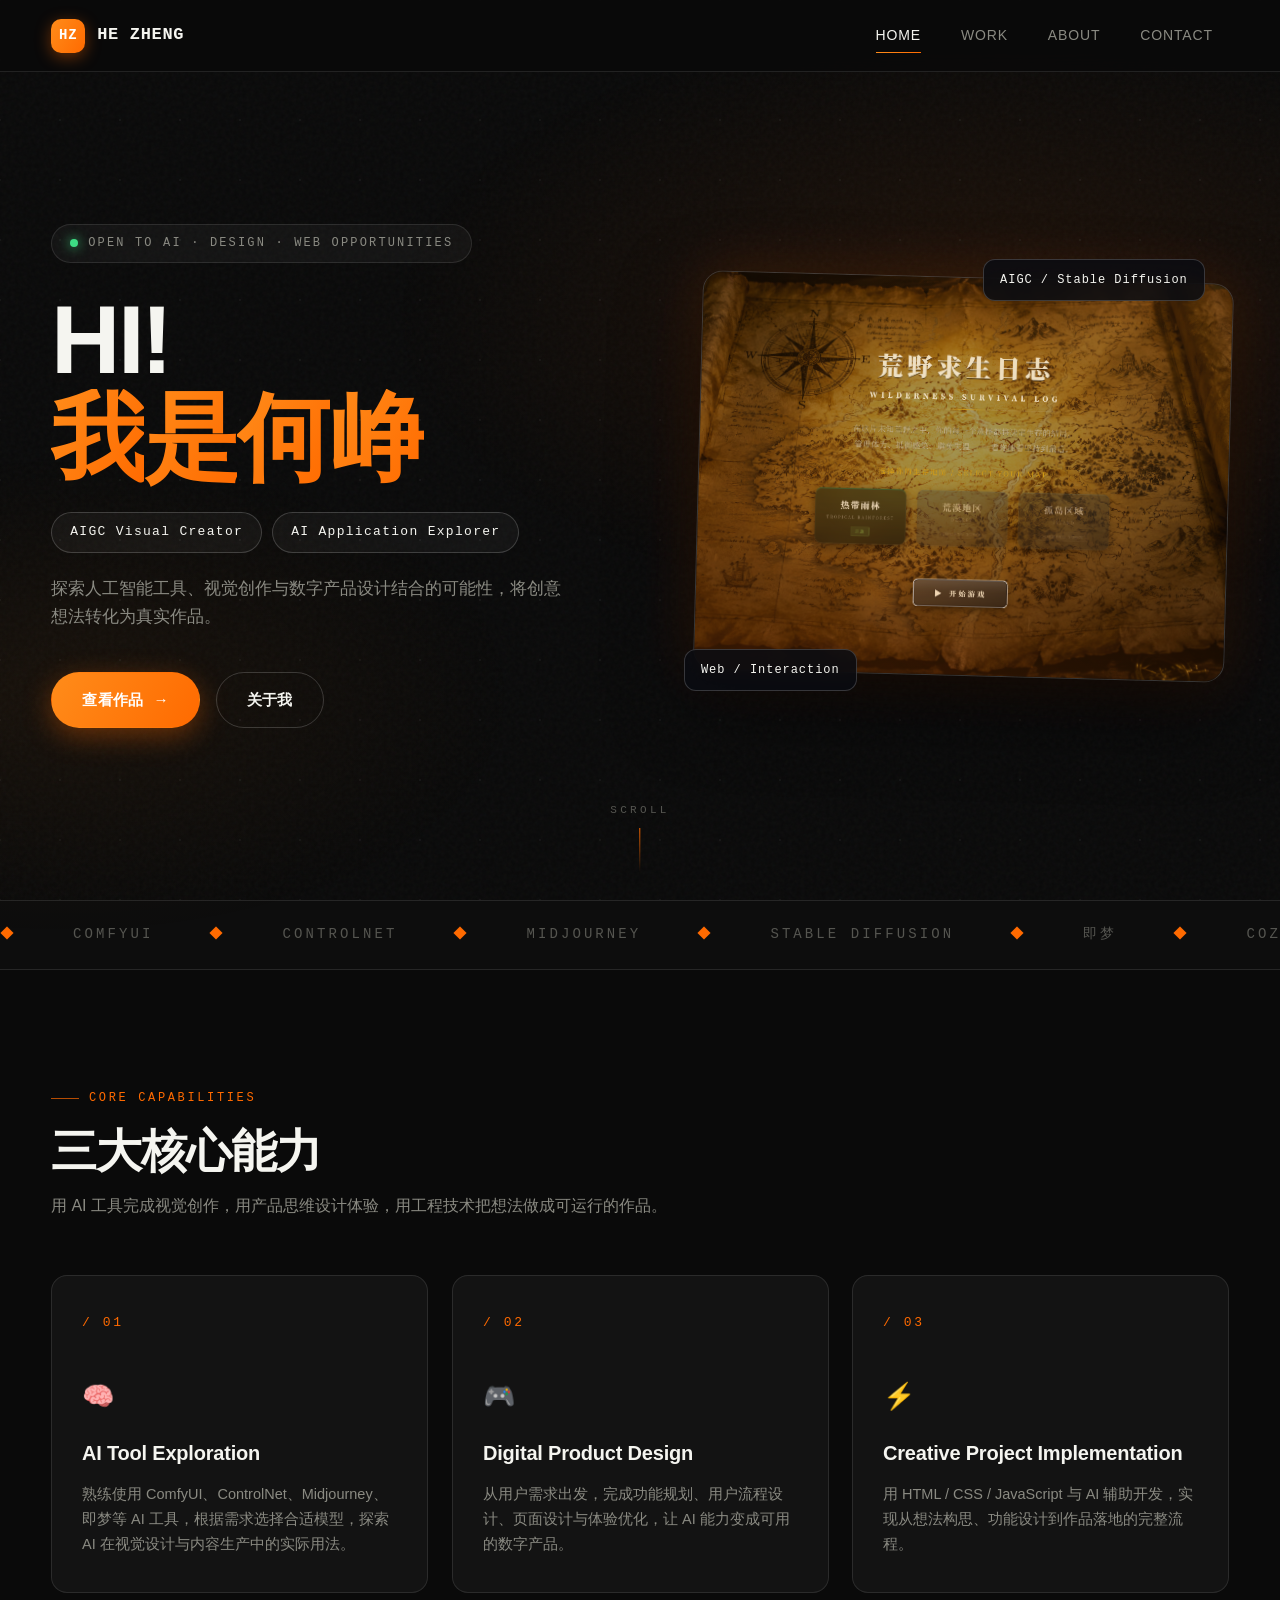
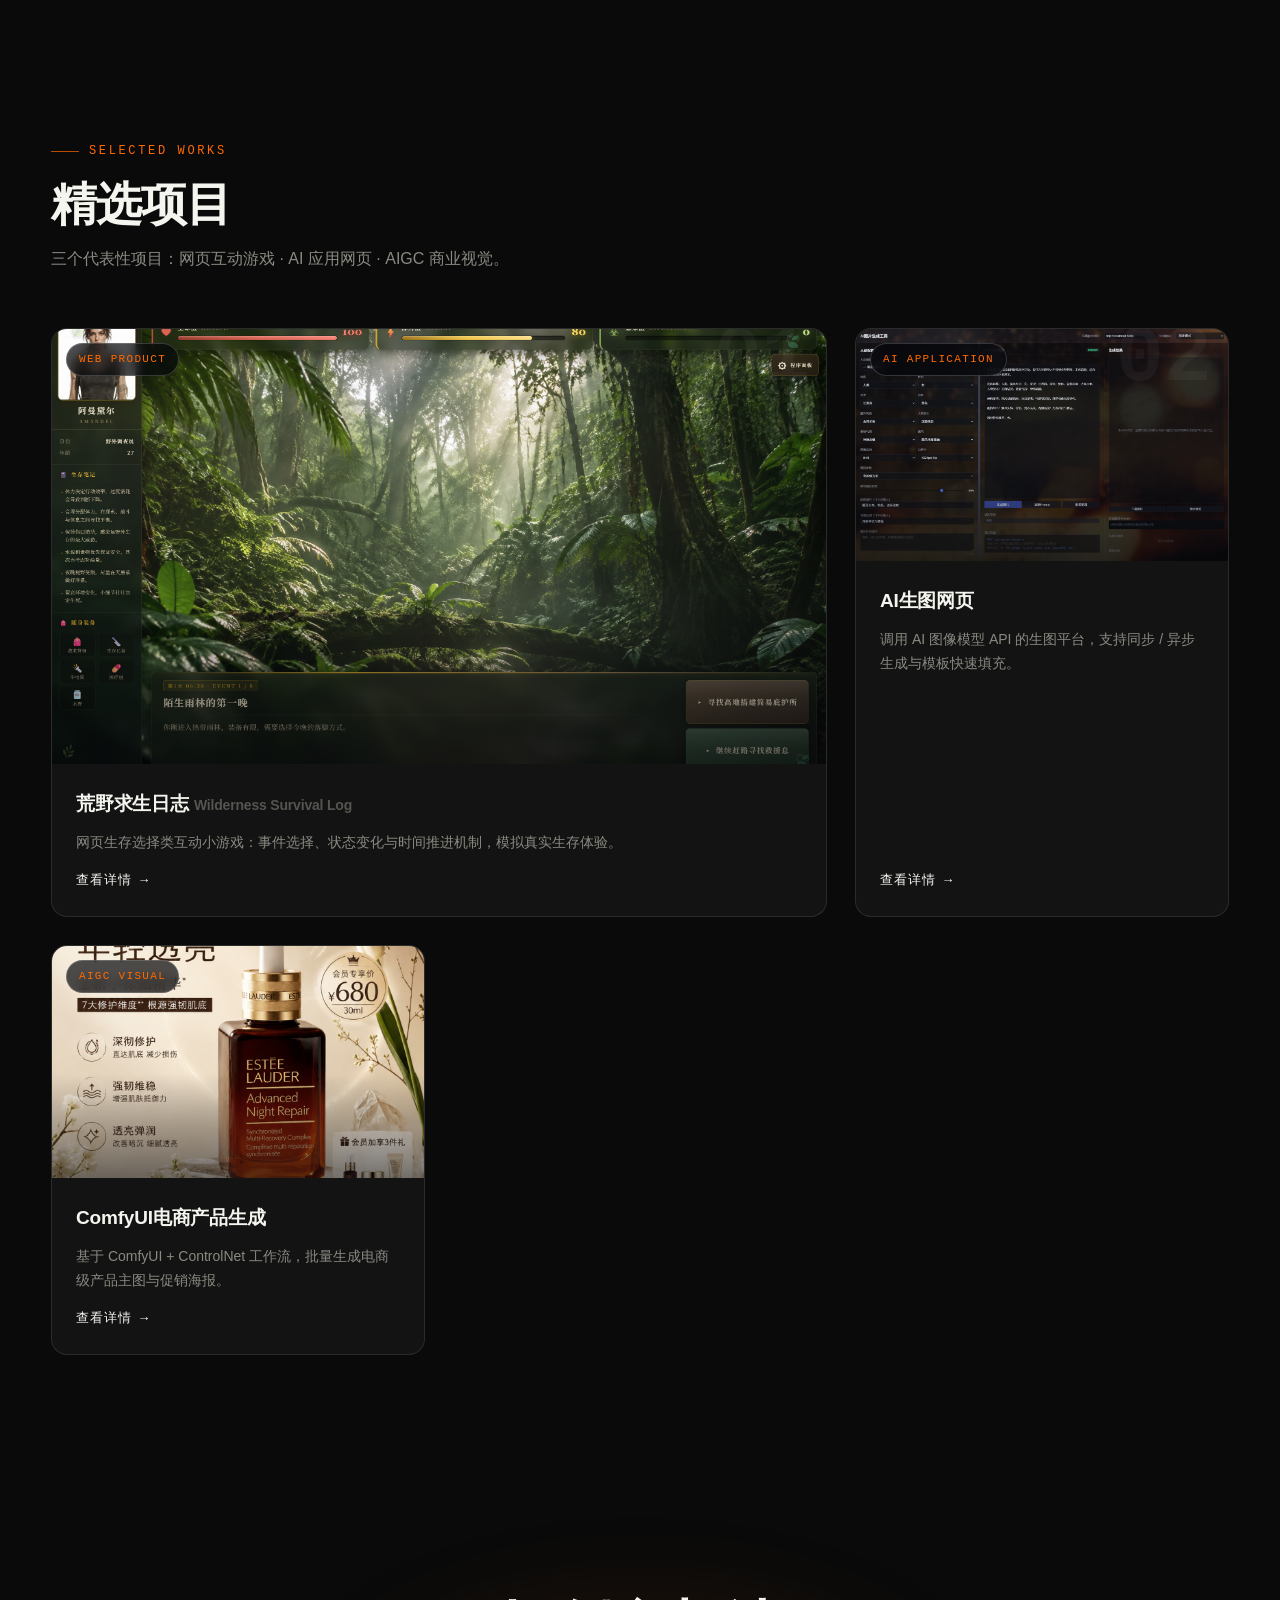
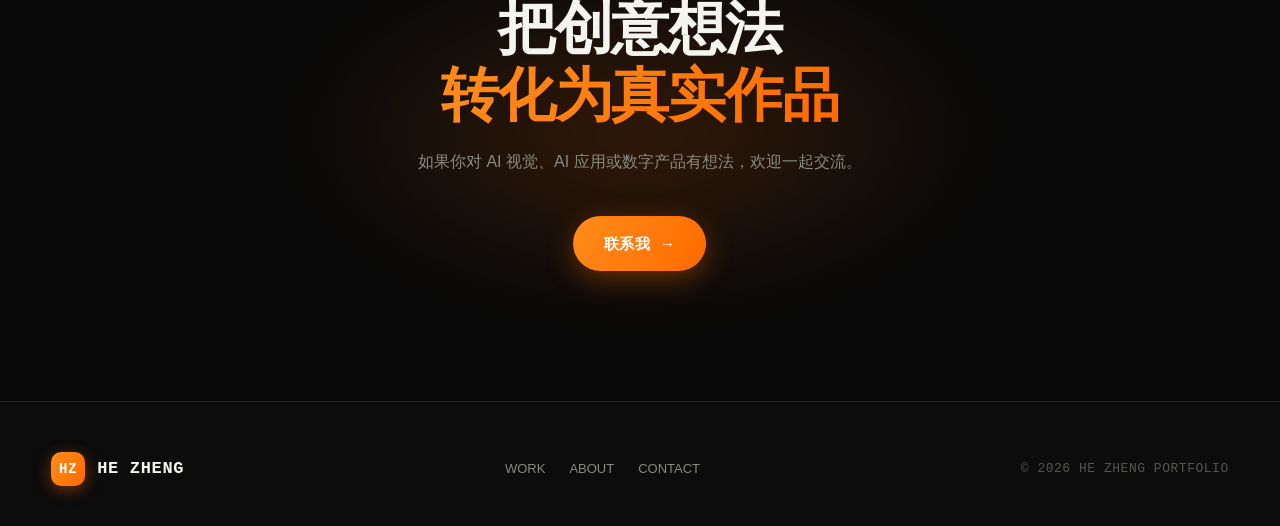
<file: index.html>
<!DOCTYPE html>
<html lang="zh-CN">
<head>
  <meta charset="UTF-8" />
  <meta name="viewport" content="width=device-width, initial-scale=1.0" />
  <title>He Zheng — AIGC Visual Creator &amp; AI Application Explorer</title>
  <meta name="description" content="何峥的个人作品集：AIGC视觉创作、AI应用探索与数字产品设计。" />
  <link rel="stylesheet" href="css/style.css" />
</head>
<body>

  <!-- 流动网格背景 -->
  <canvas class="bg-grid" id="bgGrid"></canvas>

  <!-- 导航 -->
  <header class="nav">
    <div class="container nav-inner">
      <a class="logo" href="index.html"><span class="logo-mark">HZ</span>HE ZHENG</a>
      <nav class="nav-links">
        <a href="index.html" class="active">HOME</a>
        <a href="work.html">WORK</a>
        <a href="about.html">ABOUT</a>
        <a href="contact.html">CONTACT</a>
      </nav>
      <button class="nav-toggle" aria-label="打开菜单"><span></span><span></span><span></span></button>
    </div>
  </header>

  <!-- 第一屏 Hero -->
  <section class="hero">
    <div class="container hero-grid">
      <div class="hero-text">
        <div class="hero-status fade-up" style="--d:.1s"><span class="dot"></span>OPEN TO AI · DESIGN · WEB OPPORTUNITIES</div>
        <h1 class="hero-title fade-up" style="--d:.2s">Hi!<br /><span class="text-gradient">我是何峥</span></h1>
        <div class="hero-roles fade-up" style="--d:.35s">
          <span>AIGC Visual Creator</span>
          <span>AI Application Explorer</span>
        </div>
        <p class="hero-desc fade-up" style="--d:.5s">
          探索人工智能工具、视觉创作与数字产品设计结合的可能性，将创意想法转化为真实作品。
        </p>
        <div class="hero-actions fade-up" style="--d:.65s">
          <a class="btn btn-primary" href="work.html">查看作品 <span class="arrow">→</span></a>
          <a class="btn btn-ghost" href="about.html">关于我</a>
        </div>
      </div>
      <div class="hero-visual fade-up" style="--d:.45s">
        <div class="frame"><img src="assets/survival/cover.png" alt="荒野求生日志 - 项目封面" /></div>
        <div class="float-chip chip-1">AIGC / Stable Diffusion</div>
        <div class="float-chip chip-2">Web / Interaction</div>
      </div>
    </div>
    <div class="scroll-hint"><span>SCROLL</span><span class="line"></span></div>
  </section>

  <!-- 工具跑马灯 -->
  <div class="marquee" aria-hidden="true">
    <div class="marquee-track">
      <span><i>◆</i>ComfyUI</span><span><i>◆</i>ControlNet</span><span><i>◆</i>Midjourney</span><span><i>◆</i>Stable Diffusion</span><span><i>◆</i>即梦</span><span><i>◆</i>Coze</span><span><i>◆</i>ChatGPT</span><span><i>◆</i>DeepSeek</span><span><i>◆</i>HTML / CSS / JS</span>
      <span><i>◆</i>ComfyUI</span><span><i>◆</i>ControlNet</span><span><i>◆</i>Midjourney</span><span><i>◆</i>Stable Diffusion</span><span><i>◆</i>即梦</span><span><i>◆</i>Coze</span><span><i>◆</i>ChatGPT</span><span><i>◆</i>DeepSeek</span><span><i>◆</i>HTML / CSS / JS</span>
    </div>
  </div>

  <!-- 三大核心能力 -->
  <section class="section">
    <div class="container">
      <div class="section-head reveal">
        <span class="section-tag">Core Capabilities</span>
        <h2 class="section-title">三大核心能力</h2>
        <p class="section-sub">用 AI 工具完成视觉创作，用产品思维设计体验，用工程技术把想法做成可运行的作品。</p>
      </div>
      <div class="cap-grid">
        <div class="cap-card reveal" style="--d:.05s">
          <span class="cap-num">/ 01</span>
          <span class="cap-icon">🧠</span>
          <h3>AI Tool Exploration</h3>
          <p>熟练使用 ComfyUI、ControlNet、Midjourney、即梦等 AI 工具，根据需求选择合适模型，探索 AI 在视觉设计与内容生产中的实际用法。</p>
        </div>
        <div class="cap-card reveal" style="--d:.15s">
          <span class="cap-num">/ 02</span>
          <span class="cap-icon">🎮</span>
          <h3>Digital Product Design</h3>
          <p>从用户需求出发，完成功能规划、用户流程设计、页面设计与体验优化，让 AI 能力变成可用的数字产品。</p>
        </div>
        <div class="cap-card reveal" style="--d:.25s">
          <span class="cap-num">/ 03</span>
          <span class="cap-icon">⚡</span>
          <h3>Creative Project Implementation</h3>
          <p>用 HTML / CSS / JavaScript 与 AI 辅助开发，实现从想法构思、功能设计到作品落地的完整流程。</p>
        </div>
      </div>
    </div>
  </section>

  <!-- 精选项目 -->
  <section class="section" style="padding-top: 30px;">
    <div class="container">
      <div class="section-head reveal">
        <span class="section-tag">Selected Works</span>
        <h2 class="section-title">精选项目</h2>
        <p class="section-sub">三个代表性项目：网页互动游戏 · AI 应用网页 · AIGC 商业视觉。</p>
      </div>
      <div class="work-grid">
        <a class="work-card wide reveal" href="project-survival-log.html">
          <div class="work-thumb">
            <span class="work-cat">WEB PRODUCT</span>
            <img src="assets/survival/gameplay.png" alt="荒野求生日志 - 游戏界面" />
          </div>
          <div class="work-body">
            <h3>荒野求生日志 <em style="font-style:normal;color:var(--dim);font-size:14px;">Wilderness Survival Log</em></h3>
            <p>网页生存选择类互动小游戏：事件选择、状态变化与时间推进机制，模拟真实生存体验。</p>
            <span class="work-link">查看详情 <span class="arrow">→</span></span>
          </div>
        </a>
        <a class="work-card reveal" style="--d:.12s" href="project-ai-image.html">
          <div class="work-thumb">
            <span class="work-cat">AI APPLICATION</span>
            <img src="assets/ai-image/home.png" alt="AI生图网页 - 首页" />
          </div>
          <div class="work-body">
            <h3>AI生图网页</h3>
            <p>调用 AI 图像模型 API 的生图平台，支持同步 / 异步生成与模板快速填充。</p>
            <span class="work-link">查看详情 <span class="arrow">→</span></span>
          </div>
        </a>
        <a class="work-card reveal" style="--d:.2s" href="work.html#comfyui-ecommerce">
          <div class="work-thumb">
            <span class="work-cat">AIGC VISUAL</span>
            <img src="assets/comfyui/serum.png" alt="ComfyUI电商产品生成 - 精华主图" />
          </div>
          <div class="work-body">
            <h3>ComfyUI电商产品生成</h3>
            <p>基于 ComfyUI + ControlNet 工作流，批量生成电商级产品主图与促销海报。</p>
            <span class="work-link">查看详情 <span class="arrow">→</span></span>
          </div>
        </a>
      </div>
    </div>
  </section>

  <!-- CTA -->
  <section class="cta-band">
    <div class="container reveal">
      <h2>把创意想法<br /><span class="text-gradient">转化为真实作品</span></h2>
      <p>如果你对 AI 视觉、AI 应用或数字产品有想法，欢迎一起交流。</p>
      <a class="btn btn-primary" href="contact.html">联系我 <span class="arrow">→</span></a>
    </div>
  </section>

  <!-- Footer -->
  <footer>
    <div class="container footer-inner">
      <a class="logo" href="index.html"><span class="logo-mark">HZ</span>HE ZHENG</a>
      <div class="footer-links">
        <a href="work.html">WORK</a>
        <a href="about.html">ABOUT</a>
        <a href="contact.html">CONTACT</a>
      </div>
      <div class="copy">© 2026 HE ZHENG PORTFOLIO</div>
    </div>
  </footer>

  <button class="back-top" aria-label="回到顶部">↑</button>
  <script src="js/main.js"></script>
</body>
</html>
</file>
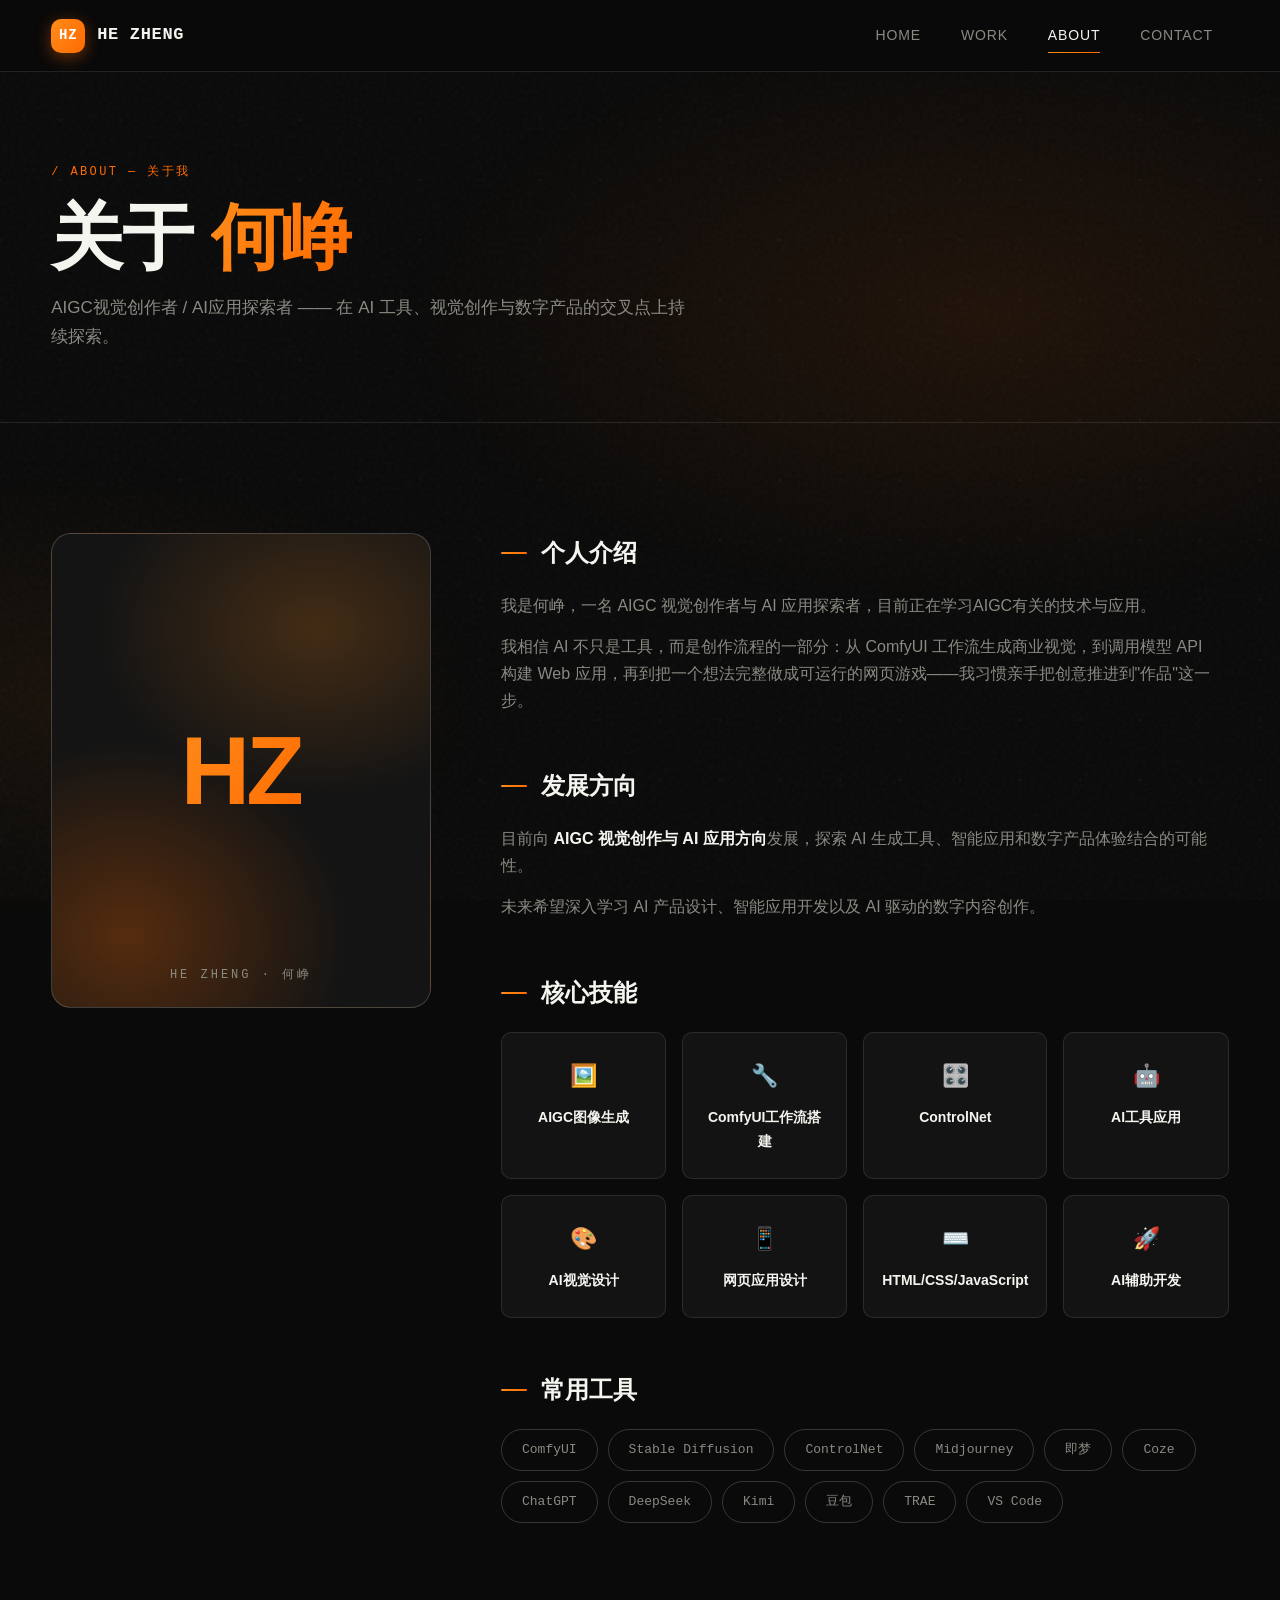
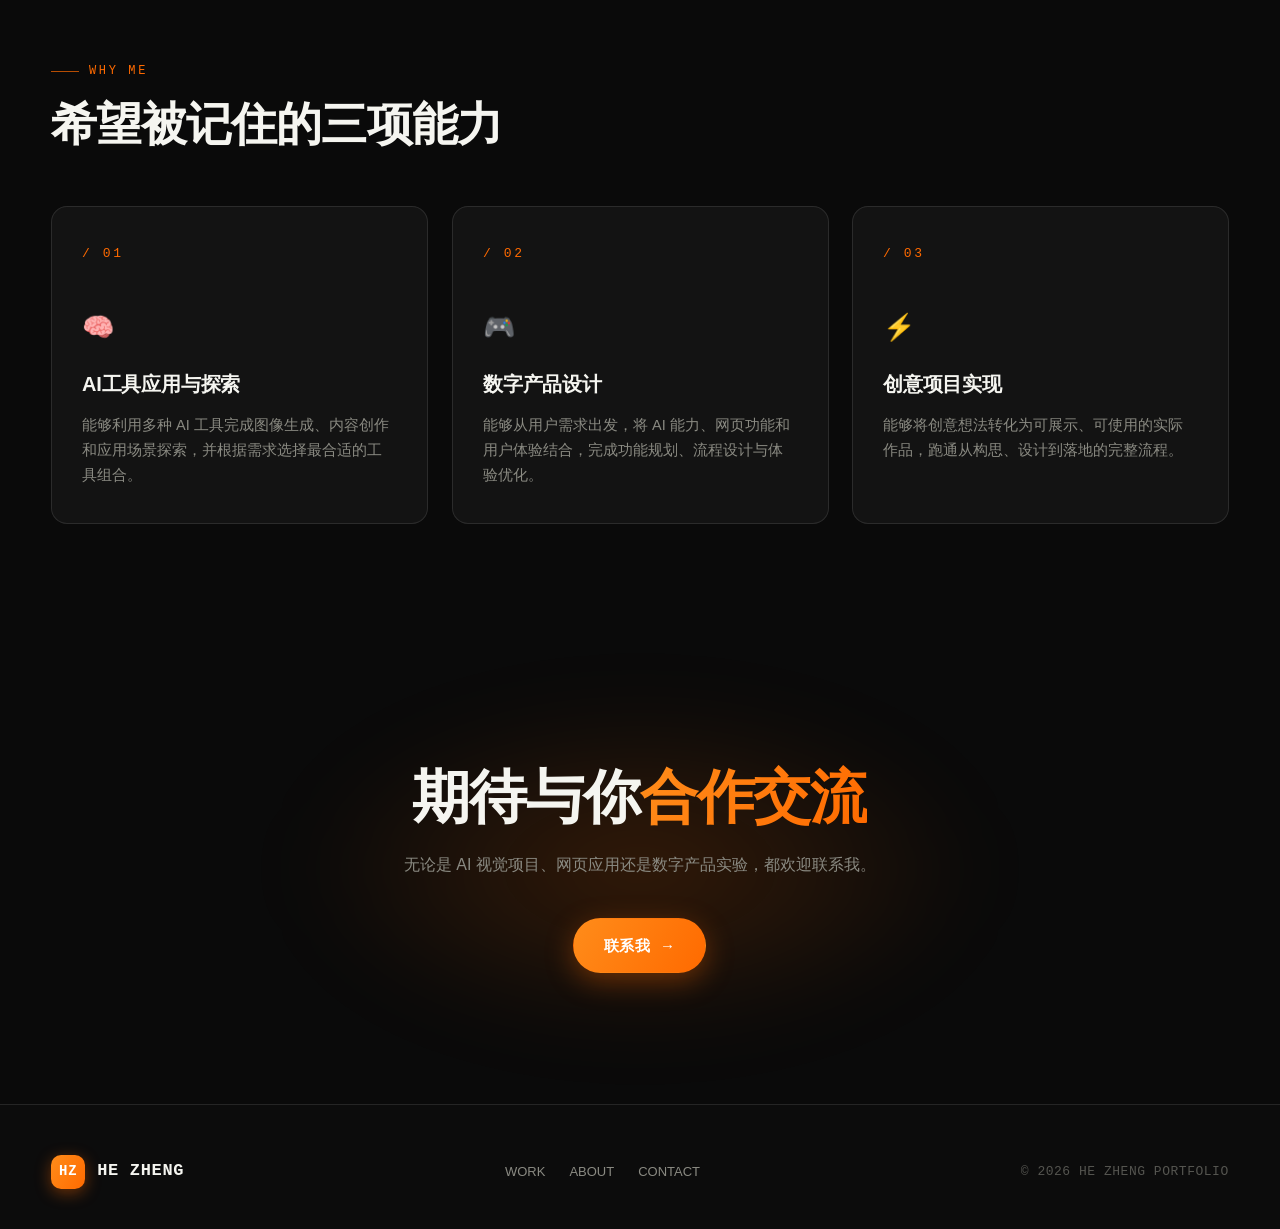
<file: about.html>
<!DOCTYPE html>
<html lang="zh-CN">
<head>
  <meta charset="UTF-8" />
  <meta name="viewport" content="width=device-width, initial-scale=1.0" />
  <title>About — He Zheng Portfolio</title>
  <meta name="description" content="何峥：AIGC视觉创作者 / AI应用探索者，个人介绍、技能与发展方向。" />
  <link rel="stylesheet" href="css/style.css" />
</head>
<body>

  <!-- 流动网格背景 -->
  <canvas class="bg-grid" id="bgGrid"></canvas>

  <!-- 导航 -->
  <header class="nav">
    <div class="container nav-inner">
      <a class="logo" href="index.html"><span class="logo-mark">HZ</span>HE ZHENG</a>
      <nav class="nav-links">
        <a href="index.html">HOME</a>
        <a href="work.html">WORK</a>
        <a href="about.html" class="active">ABOUT</a>
        <a href="contact.html">CONTACT</a>
      </nav>
      <button class="nav-toggle" aria-label="打开菜单"><span></span><span></span><span></span></button>
    </div>
  </header>

  <!-- 页面头 -->
  <section class="page-hero">
    <div class="container">
      <span class="crumb fade-up" style="--d:.1s">/ ABOUT — 关于我</span>
      <h1 class="fade-up" style="--d:.2s">关于 <span class="text-gradient">何峥</span></h1>
      <p class="fade-up" style="--d:.35s">AIGC视觉创作者 / AI应用探索者 —— 在 AI 工具、视觉创作与数字产品的交叉点上持续探索。</p>
    </div>
  </section>

  <!-- 主体 -->
  <section class="section">
    <div class="container about-grid">

      <!-- 左：头像块 -->
      <div class="reveal">
        <div class="about-avatar">
          <span class="mono">HZ</span>
          <span class="role">HE ZHENG · 何峥</span>
        </div>
      </div>

      <!-- 右：内容 -->
      <div>
        <div class="about-block reveal">
          <h2>个人介绍</h2>
          <p>我是何峥，一名 AIGC 视觉创作者与 AI 应用探索者，目前正在学习AIGC有关的技术与应用。</p>
          <p>我相信 AI 不只是工具，而是创作流程的一部分：从 ComfyUI 工作流生成商业视觉，到调用模型 API 构建 Web 应用，再到把一个想法完整做成可运行的网页游戏——我习惯亲手把创意推进到"作品"这一步。</p>
        </div>

        <div class="about-block reveal">
          <h2>发展方向</h2>
          <p>目前向 <strong style="color:var(--text);">AIGC 视觉创作与 AI 应用方向</strong>发展，探索 AI 生成工具、智能应用和数字产品体验结合的可能性。</p>
          <p>未来希望深入学习 AI 产品设计、智能应用开发以及 AI 驱动的数字内容创作。</p>
        </div>

        <div class="about-block reveal">
          <h2>核心技能</h2>
          <div class="skill-grid">
            <div class="skill-card"><span class="ico">🖼️</span><h4>AIGC图像生成</h4></div>
            <div class="skill-card"><span class="ico">🔧</span><h4>ComfyUI工作流搭建</h4></div>
            <div class="skill-card"><span class="ico">🎛️</span><h4>ControlNet</h4></div>
            <div class="skill-card"><span class="ico">🤖</span><h4>AI工具应用</h4></div>
            <div class="skill-card"><span class="ico">🎨</span><h4>AI视觉设计</h4></div>
            <div class="skill-card"><span class="ico">📱</span><h4>网页应用设计</h4></div>
            <div class="skill-card"><span class="ico">⌨️</span><h4>HTML/CSS/JavaScript</h4></div>
            <div class="skill-card"><span class="ico">🚀</span><h4>AI辅助开发</h4></div>
          </div>
        </div>

        <div class="about-block reveal" style="margin-bottom:0;">
          <h2>常用工具</h2>
          <div class="tool-cloud">
            <span>ComfyUI</span>
            <span>Stable Diffusion</span>
            <span>ControlNet</span>
            <span>Midjourney</span>
            <span>即梦</span>
            <span>Coze</span>
            <span>ChatGPT</span>
            <span>DeepSeek</span>
            <span>Kimi</span>
            <span>豆包</span>
            <span>TRAE</span>
            <span>VS Code</span>
          </div>
        </div>
      </div>
    </div>
  </section>

  <!-- 三项能力 -->
  <section class="section" style="padding-top: 20px;">
    <div class="container">
      <div class="section-head reveal">
        <span class="section-tag">Why Me</span>
        <h2 class="section-title">希望被记住的三项能力</h2>
      </div>
      <div class="cap-grid">
        <div class="cap-card reveal" style="--d:.05s">
          <span class="cap-num">/ 01</span>
          <span class="cap-icon">🧠</span>
          <h3>AI工具应用与探索</h3>
          <p>能够利用多种 AI 工具完成图像生成、内容创作和应用场景探索，并根据需求选择最合适的工具组合。</p>
        </div>
        <div class="cap-card reveal" style="--d:.15s">
          <span class="cap-num">/ 02</span>
          <span class="cap-icon">🎮</span>
          <h3>数字产品设计</h3>
          <p>能够从用户需求出发，将 AI 能力、网页功能和用户体验结合，完成功能规划、流程设计与体验优化。</p>
        </div>
        <div class="cap-card reveal" style="--d:.25s">
          <span class="cap-num">/ 03</span>
          <span class="cap-icon">⚡</span>
          <h3>创意项目实现</h3>
          <p>能够将创意想法转化为可展示、可使用的实际作品，跑通从构思、设计到落地的完整流程。</p>
        </div>
      </div>
    </div>
  </section>

  <!-- CTA -->
  <section class="cta-band">
    <div class="container reveal">
      <h2>期待与你<span class="text-gradient">合作交流</span></h2>
      <p>无论是 AI 视觉项目、网页应用还是数字产品实验，都欢迎联系我。</p>
      <a class="btn btn-primary" href="contact.html">联系我 <span class="arrow">→</span></a>
    </div>
  </section>

  <!-- Footer -->
  <footer>
    <div class="container footer-inner">
      <a class="logo" href="index.html"><span class="logo-mark">HZ</span>HE ZHENG</a>
      <div class="footer-links">
        <a href="work.html">WORK</a>
        <a href="about.html">ABOUT</a>
        <a href="contact.html">CONTACT</a>
      </div>
      <div class="copy">© 2026 HE ZHENG PORTFOLIO</div>
    </div>
  </footer>

  <button class="back-top" aria-label="回到顶部">↑</button>
  <script src="js/main.js"></script>
</body>
</html>
</file>
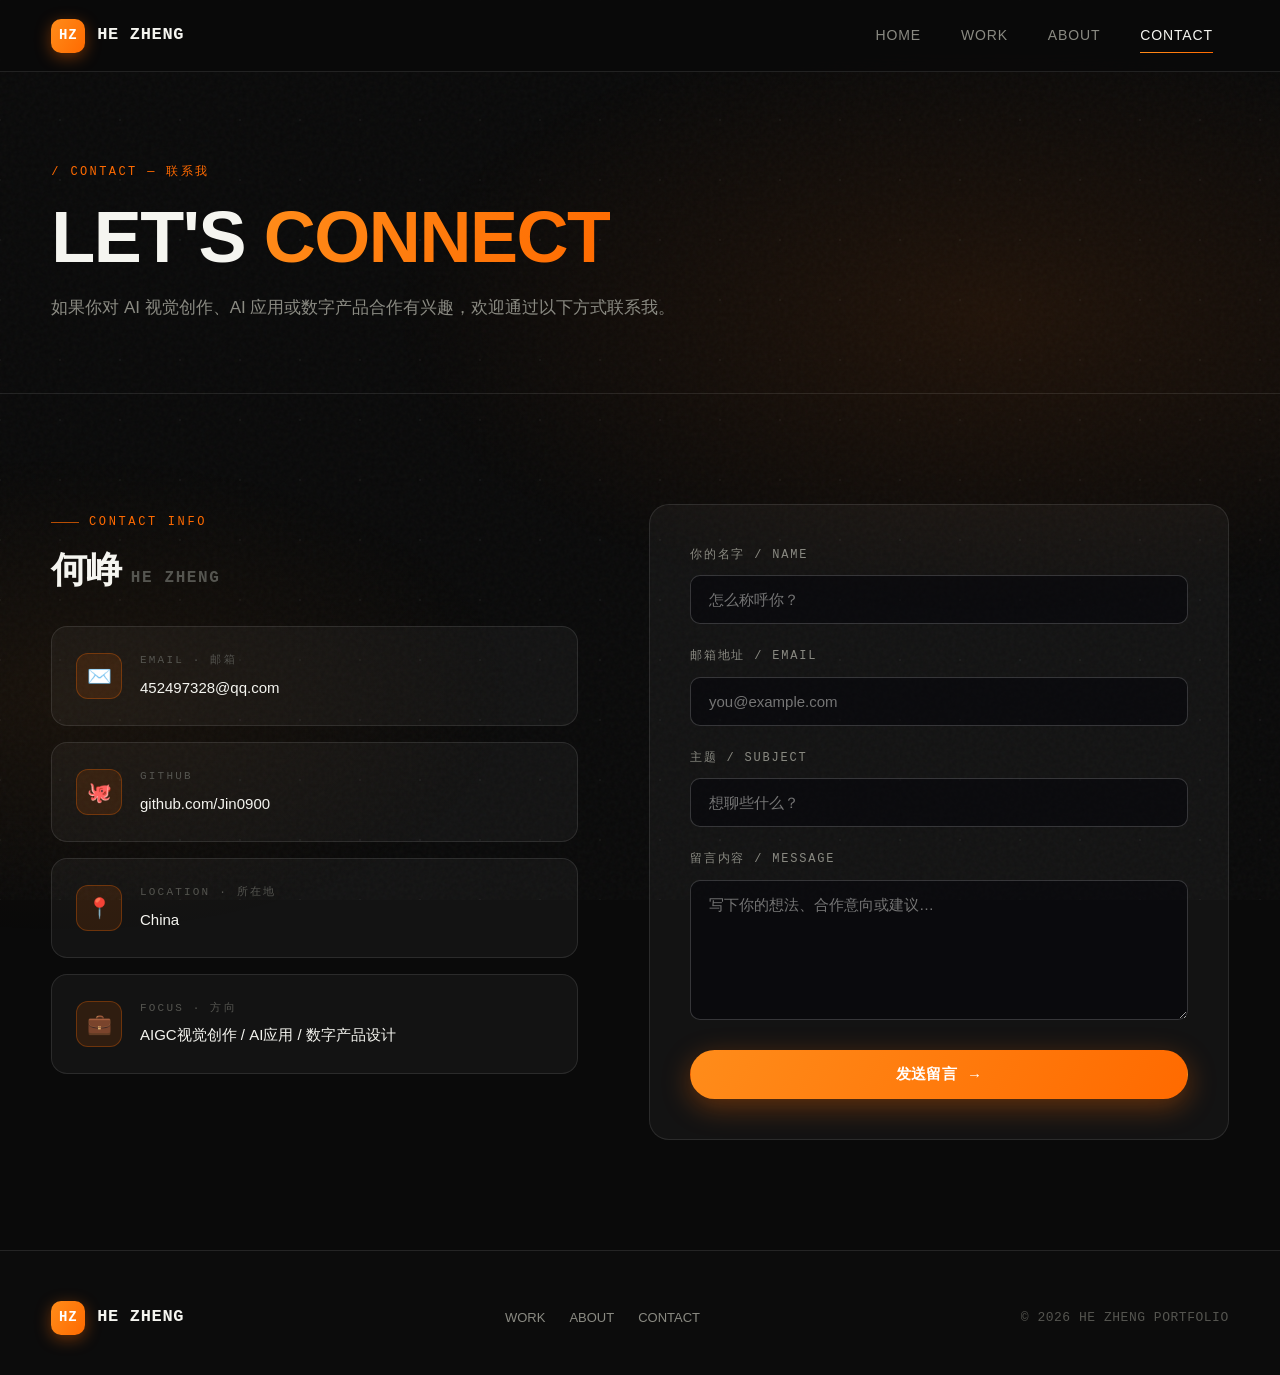
<file: contact.html>
<!DOCTYPE html>
<html lang="zh-CN">
<head>
  <meta charset="UTF-8" />
  <meta name="viewport" content="width=device-width, initial-scale=1.0" />
  <title>Contact — He Zheng Portfolio</title>
  <meta name="description" content="联系何峥：AIGC视觉创作者 / AI应用探索者。" />
  <link rel="stylesheet" href="css/style.css" />
</head>
<body>

  <!-- 流动网格背景 -->
  <canvas class="bg-grid" id="bgGrid"></canvas>

  <!-- 导航 -->
  <header class="nav">
    <div class="container nav-inner">
      <a class="logo" href="index.html"><span class="logo-mark">HZ</span>HE ZHENG</a>
      <nav class="nav-links">
        <a href="index.html">HOME</a>
        <a href="work.html">WORK</a>
        <a href="about.html">ABOUT</a>
        <a href="contact.html" class="active">CONTACT</a>
      </nav>
      <button class="nav-toggle" aria-label="打开菜单"><span></span><span></span><span></span></button>
    </div>
  </header>

  <!-- 页面头 -->
  <section class="page-hero">
    <div class="container">
      <span class="crumb fade-up" style="--d:.1s">/ CONTACT — 联系我</span>
      <h1 class="fade-up" style="--d:.2s">LET'S <span class="text-gradient">CONNECT</span></h1>
      <p class="fade-up" style="--d:.35s">如果你对 AI 视觉创作、AI 应用或数字产品合作有兴趣，欢迎通过以下方式联系我。</p>
    </div>
  </section>

  <!-- 主体 -->
  <section class="section">
    <div class="container contact-grid">

      <!-- 左：联系信息 -->
      <div class="reveal">
        <div class="section-head" style="margin-bottom:36px;">
          <span class="section-tag">Contact Info</span>
          <h2 class="section-title" style="font-size:clamp(26px,3vw,36px);">何峥 <span style="color:var(--dim);font-size:16px;font-family:var(--font-mono);letter-spacing:.1em;">HE ZHENG</span></h2>
        </div>

        <a class="contact-item" href="mailto:452497328@qq.com">
          <span class="ico">✉️</span>
          <span class="info">
            <span class="label">Email · 邮箱</span>
            <span class="val">452497328@qq.com</span>
          </span>
        </a>

        <a class="contact-item" href="https://github.com/Jin0900" target="_blank" rel="noopener">
          <span class="ico">🐙</span>
          <span class="info">
            <span class="label">GitHub</span>
            <span class="val">github.com/Jin0900</span>
          </span>
        </a>

        <div class="contact-item">
          <span class="ico">📍</span>
          <span class="info">
            <span class="label">Location · 所在地</span>
            <span class="val">China</span>
          </span>
        </div>

        <div class="contact-item">
          <span class="ico">💼</span>
          <span class="info">
            <span class="label">Focus · 方向</span>
            <span class="val">AIGC视觉创作 / AI应用 / 数字产品设计</span>
          </span>
        </div>
      </div>

      <!-- 右：留言表单 -->
      <form class="contact-form reveal" style="--d:.15s;">
        <div class="form-field">
          <label for="name">你的名字 / NAME</label>
          <input id="name" type="text" placeholder="怎么称呼你？" required />
        </div>
        <div class="form-field">
          <label for="email">邮箱地址 / EMAIL</label>
          <input id="email" type="email" placeholder="you@example.com" required />
        </div>
        <div class="form-field">
          <label for="subject">主题 / SUBJECT</label>
          <input id="subject" type="text" placeholder="想聊些什么？" />
        </div>
        <div class="form-field">
          <label for="message">留言内容 / MESSAGE</label>
          <textarea id="message" placeholder="写下你的想法、合作意向或建议…" required></textarea>
        </div>
        <button class="btn btn-primary" type="submit" style="width:100%;justify-content:center;">发送留言 <span class="arrow">→</span></button>
        <div class="form-toast">✓ 留言已发送（演示状态），感谢你的联系！</div>
      </form>
    </div>
  </section>

  <!-- Footer -->
  <footer>
    <div class="container footer-inner">
      <a class="logo" href="index.html"><span class="logo-mark">HZ</span>HE ZHENG</a>
      <div class="footer-links">
        <a href="work.html">WORK</a>
        <a href="about.html">ABOUT</a>
        <a href="contact.html">CONTACT</a>
      </div>
      <div class="copy">© 2026 HE ZHENG PORTFOLIO</div>
    </div>
  </footer>

  <button class="back-top" aria-label="回到顶部">↑</button>
  <script src="js/main.js"></script>
</body>
</html>
</file>
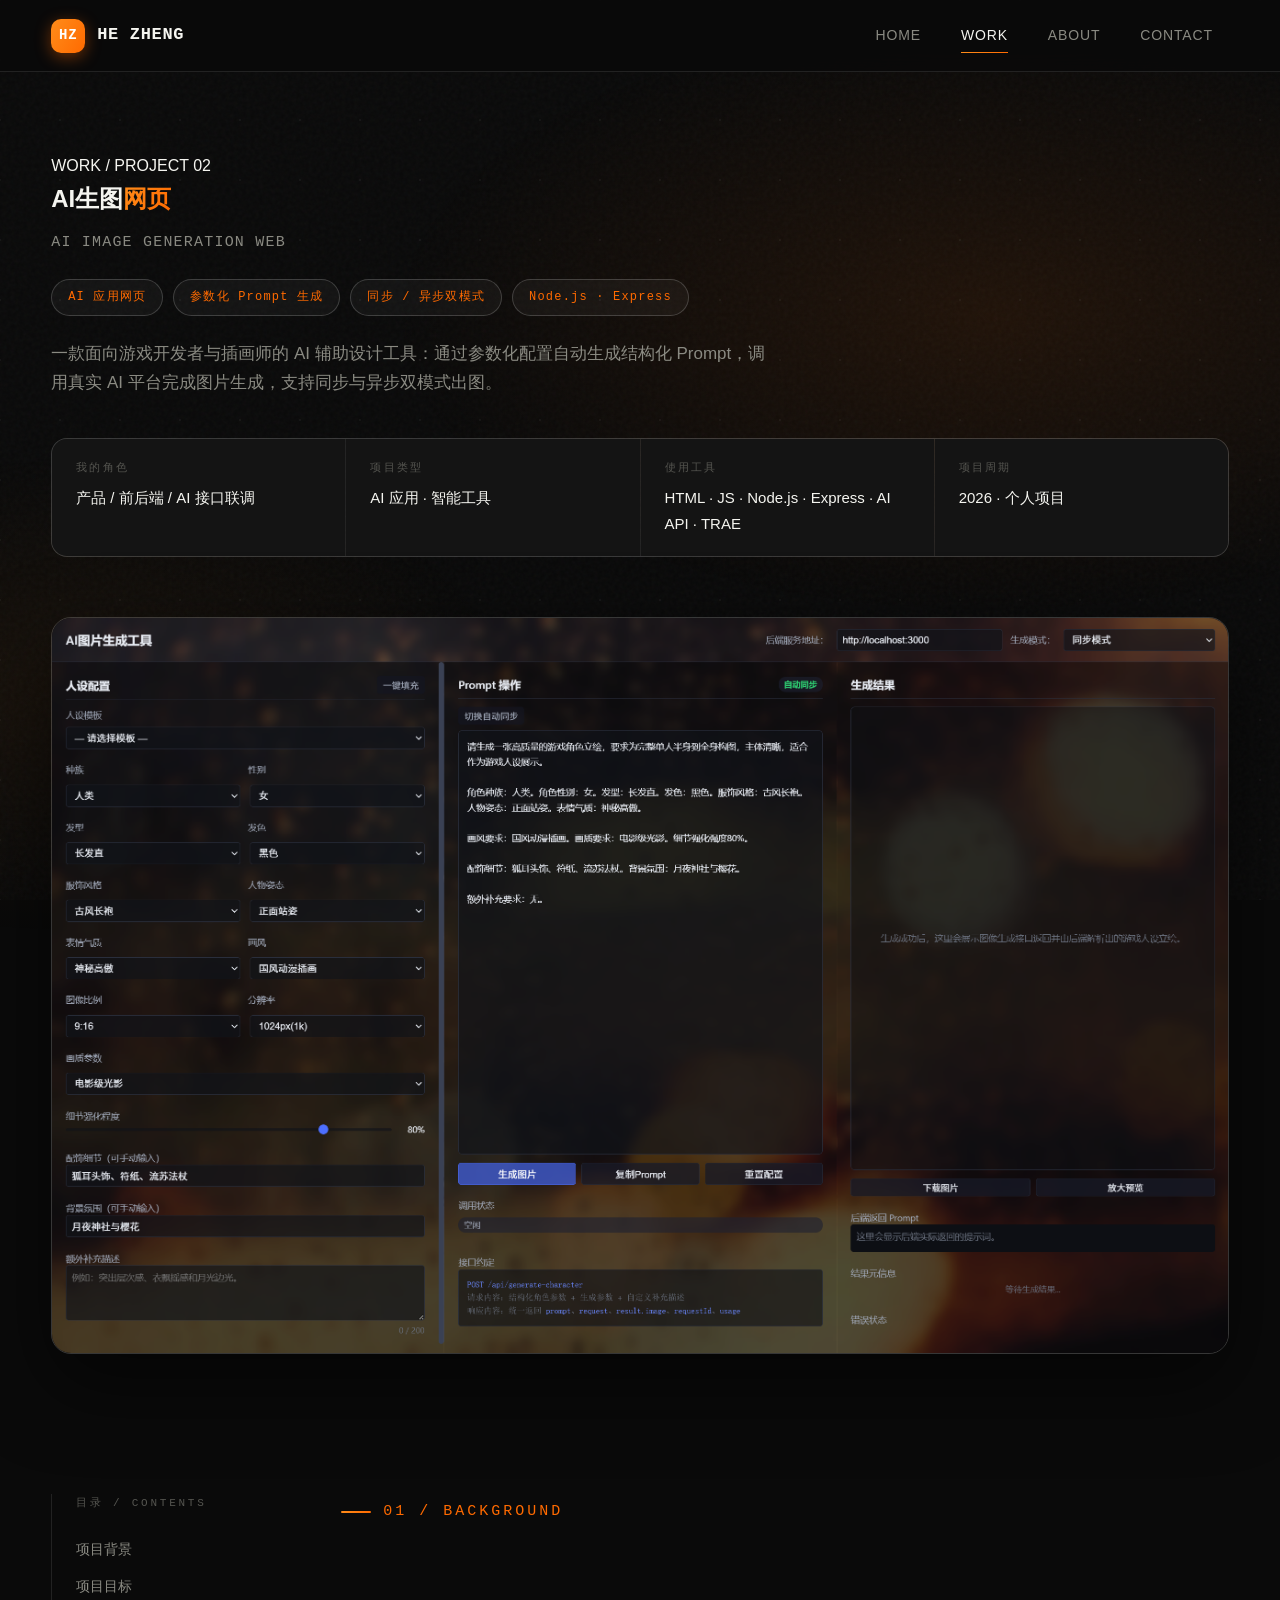
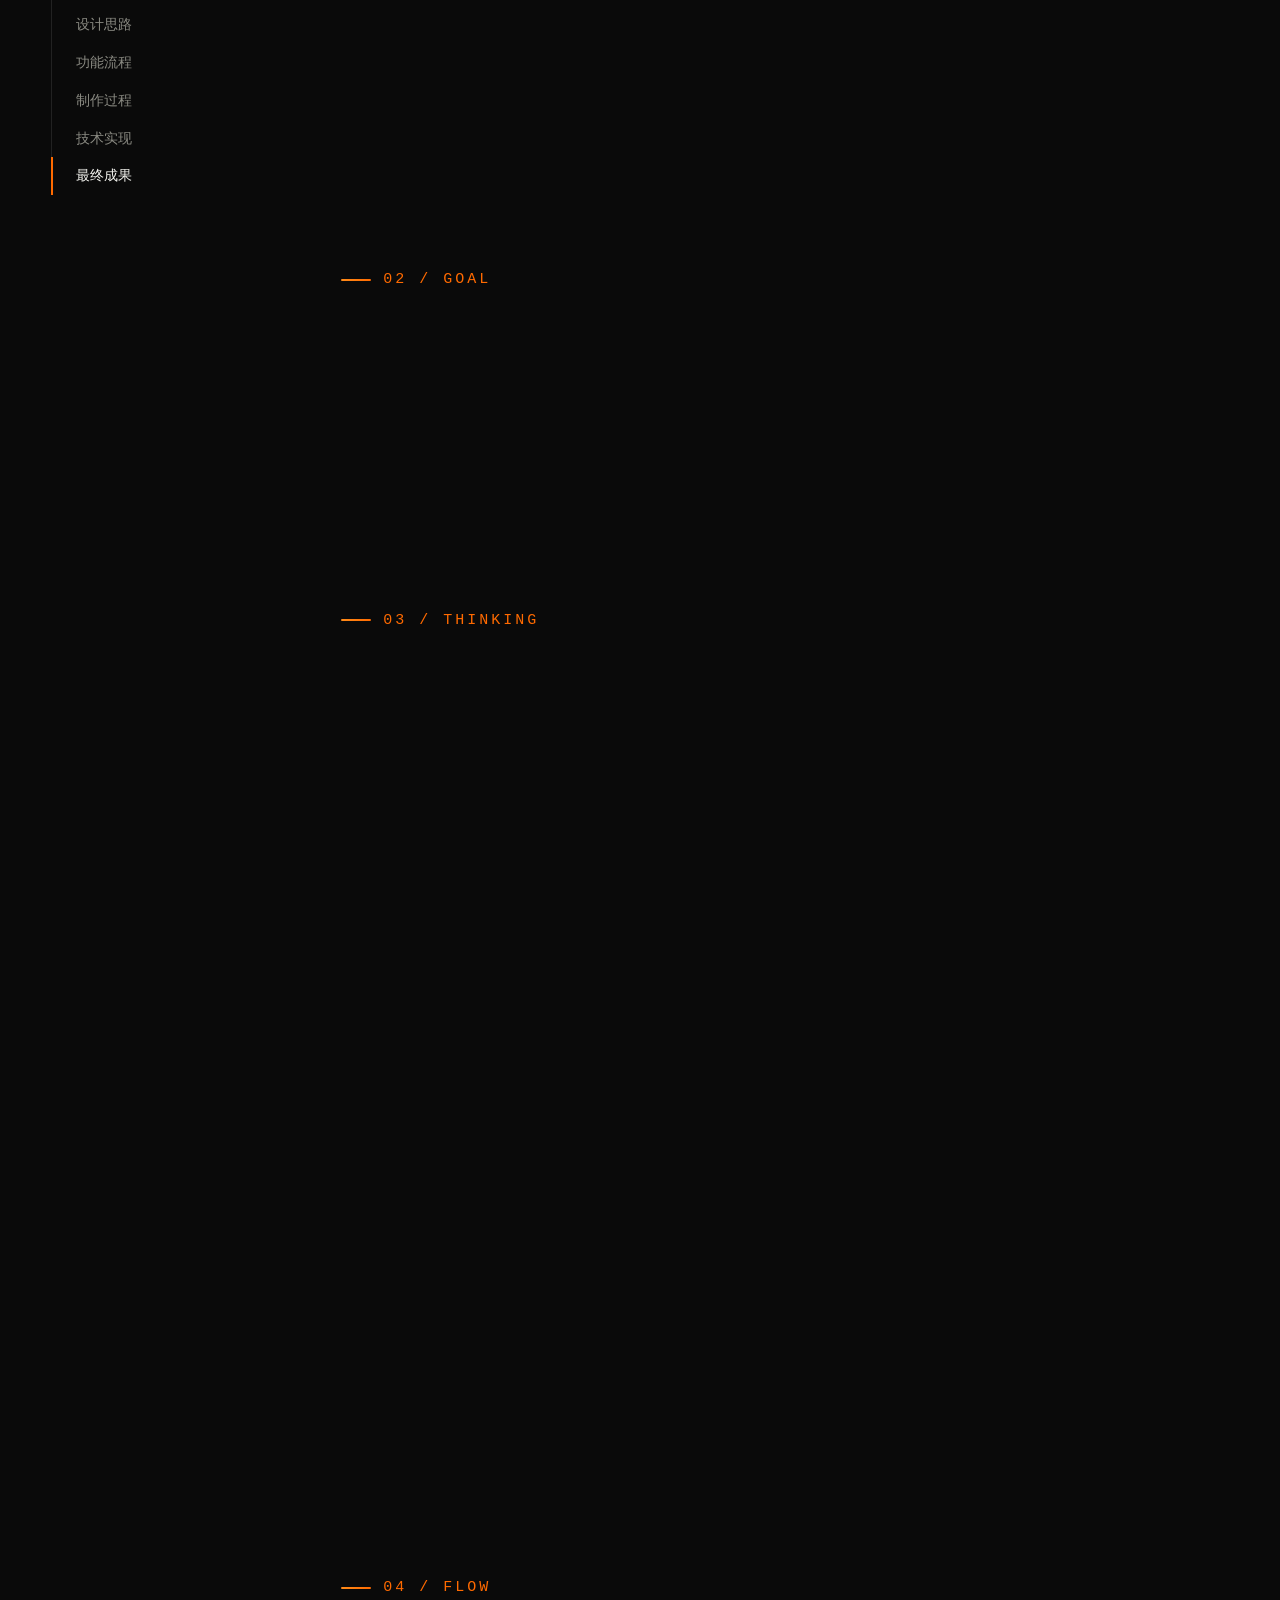
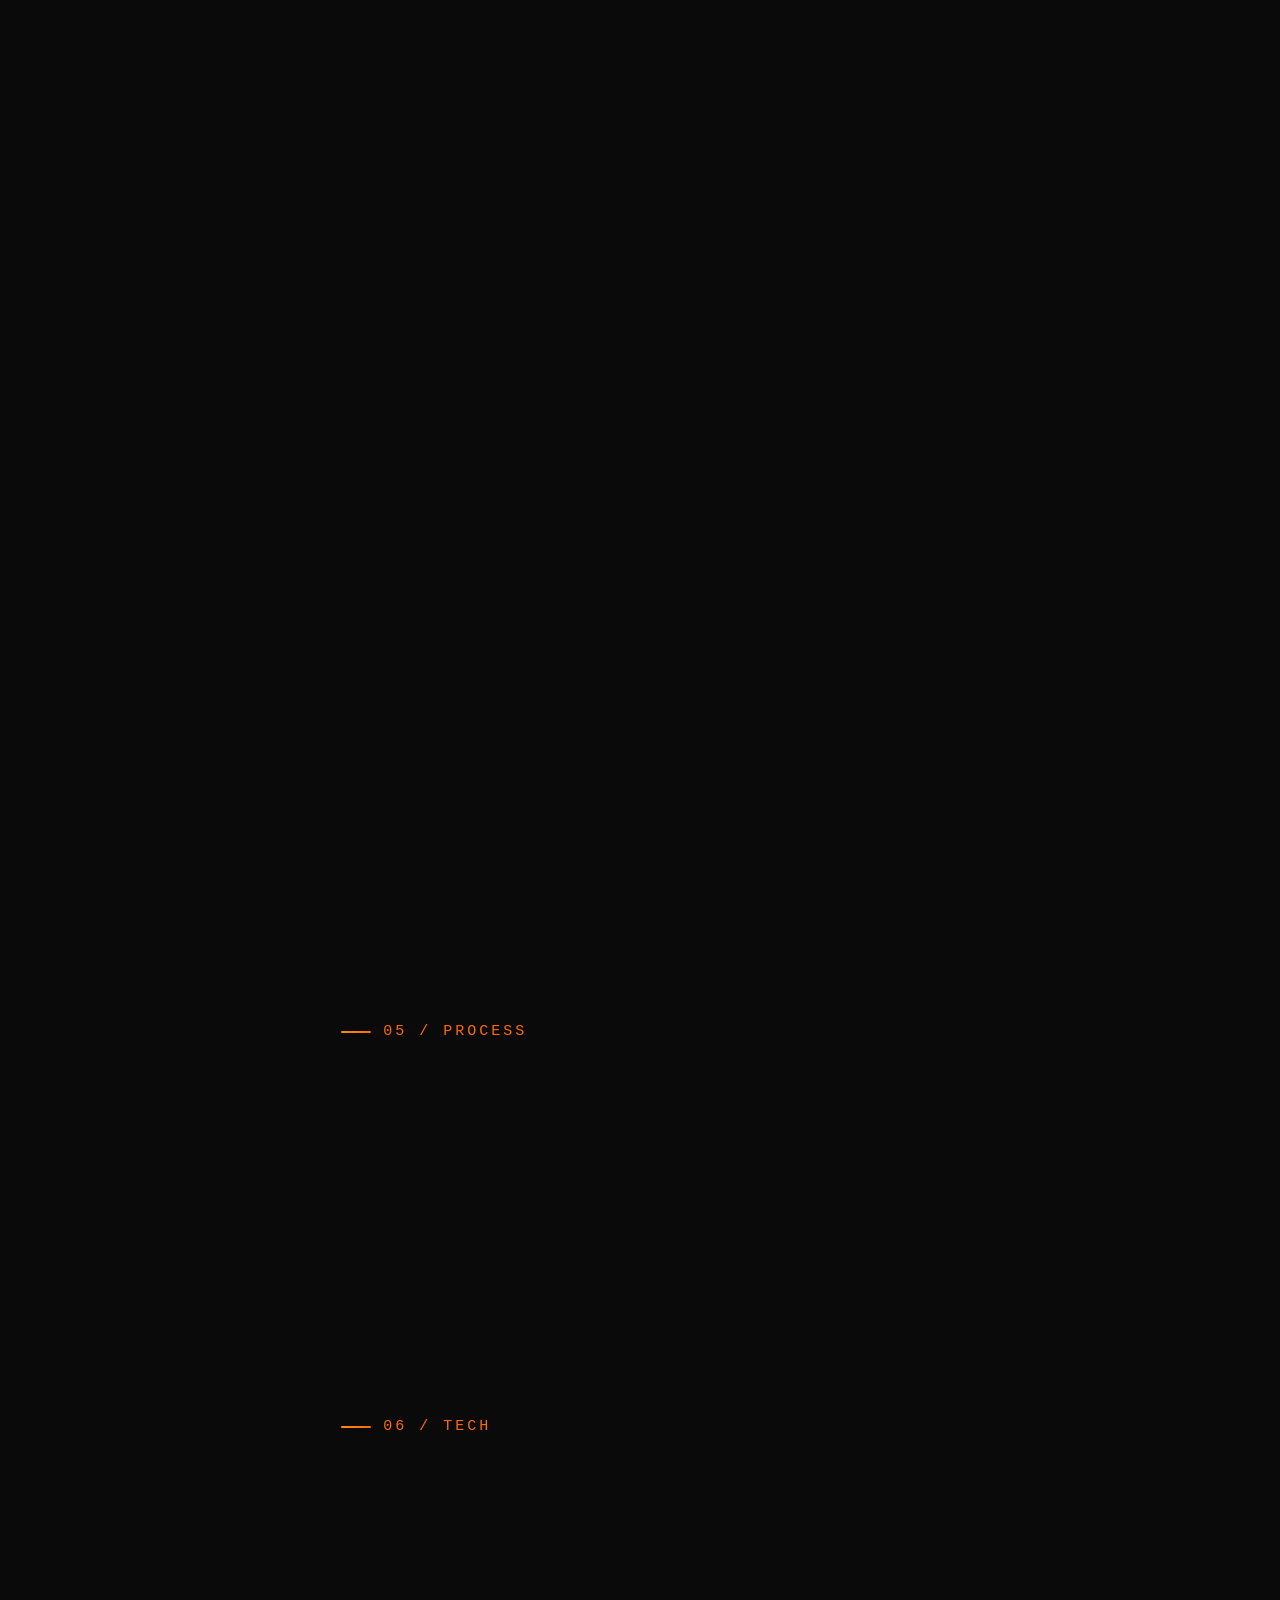
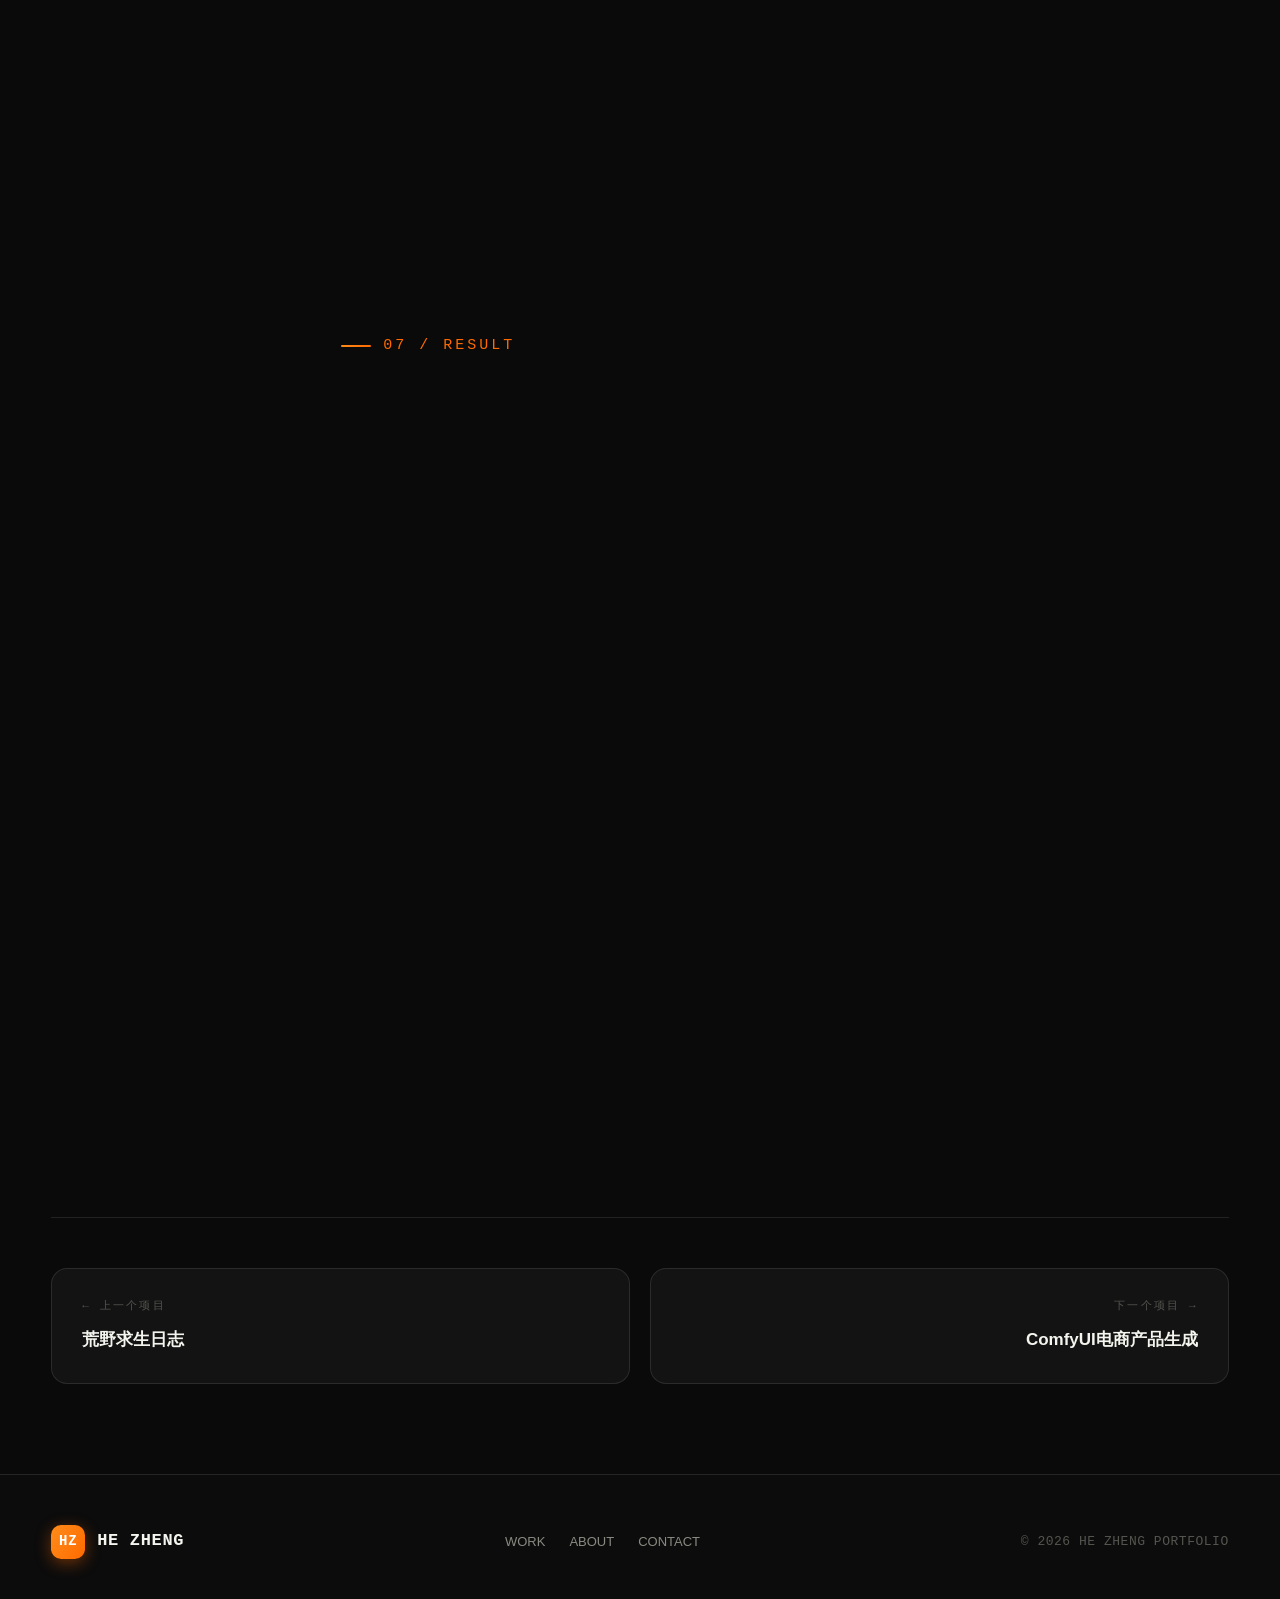
<file: project-ai-image.html>
<!DOCTYPE html>
<html lang="zh-CN">
<head>
  <meta charset="UTF-8" />
  <meta name="viewport" content="width=device-width, initial-scale=1.0" />
  <title>AI生图网页 — 项目详情 | He Zheng Portfolio</title>
  <meta name="description" content="AI生图网页：参数化配置自动生成Prompt，调用阿里云百炼与Apimart双AI平台，支持同步 / 异步双模式出图的前后端分离AI应用复盘。" />
  <link rel="stylesheet" href="css/style.css" />
</head>
<body>

  <!-- 流动网格背景 -->
  <canvas class="bg-grid" id="bgGrid"></canvas>

  <!-- 导航 -->
  <header class="nav">
    <div class="container nav-inner">
      <a class="logo" href="index.html"><span class="logo-mark">HZ</span>HE ZHENG</a>
      <nav class="nav-links">
        <a href="index.html">HOME</a>
        <a href="work.html" class="active">WORK</a>
        <a href="about.html">ABOUT</a>
        <a href="contact.html">CONTACT</a>
      </nav>
      <button class="nav-toggle" aria-label="打开菜单"><span></span><span></span><span></span></button>
    </div>
  </header>

  <!-- 项目标题区 -->
  <section class="project-hero">
    <div class="container">
      <span class="crumb fade-up" style="--d:.1s"><a href="work.html" style="color:inherit;">WORK</a> / PROJECT 02</span>
      <h1 class="fade-up" style="--d:.2s">AI生图<span class="text-gradient">网页</span></h1>
      <p class="fade-up" style="color:var(--muted);font-size:15px;letter-spacing:.08em;margin-top:10px;font-family:var(--font-mono);" >AI IMAGE GENERATION WEB</p>
      <div class="tags fade-up" style="--d:.3s">
        <span>AI 应用网页</span>
        <span>参数化 Prompt 生成</span>
        <span>同步 / 异步双模式</span>
        <span>Node.js · Express</span>
      </div>
      <p class="fade-up" style="--d:.4s;color:var(--muted);max-width:720px;font-size:17px;">
        一款面向游戏开发者与插画师的 AI 辅助设计工具：通过参数化配置自动生成结构化 Prompt，调用真实 AI 平台完成图片生成，支持同步与异步双模式出图。
      </p>

      <dl class="project-meta fade-up" style="--d:.5s">
        <div><dt>我的角色</dt><dd>产品 / 前后端 / AI 接口联调</dd></div>
        <div><dt>项目类型</dt><dd>AI 应用 · 智能工具</dd></div>
        <div><dt>使用工具</dt><dd>HTML · JS · Node.js · Express · AI API · TRAE</dd></div>
        <div><dt>项目周期</dt><dd>2026 · 个人项目</dd></div>
      </dl>

      <div class="project-cover fade-up" style="--d:.6s">
        <img src="assets/ai-image/home.png" alt="AI生图网页 - 项目封面" />
      </div>
    </div>
  </section>

  <!-- 详情主体 -->
  <section class="section" style="padding-top: 20px;">
    <div class="container project-layout">

      <!-- 侧边目录 -->
      <aside class="toc">
        <div class="toc-title">目录 / CONTENTS</div>
        <a href="#background">项目背景</a>
        <a href="#goal">项目目标</a>
        <a href="#thinking">设计思路</a>
        <a href="#flow">功能流程</a>
        <a href="#process">制作过程</a>
        <a href="#tech">技术实现</a>
        <a href="#result">最终成果</a>
      </aside>

      <div>
        <!-- 01 项目背景 -->
        <div class="project-section" id="background">
          <span class="num">01 / BACKGROUND</span>
          <h2>项目背景</h2>
          <p>市面上的 AI 生图工具大多要求用户直接编写 Prompt，门槛高、效果不稳定。我希望做一款<strong>参数优先</strong>的 AI 生图工具：用户只需选择角色人设参数（种族、发型、服饰、画风等），系统自动拼接结构化 Prompt 并调用真实 AI 平台出图，让不会写 Prompt 的人也能稳定产出。</p>
          <p>这个项目也是我从纯前端页面走向<strong>前后端分离的真实 AI 应用</strong>的一次实践：后端代理 AI 接口、API 密钥不暴露、失败时返回真实错误信息。</p>
        </div>

        <!-- 02 项目目标 -->
        <div class="project-section" id="goal">
          <span class="num">02 / GOAL</span>
          <h2>项目目标</h2>
          <p>核心是打通<strong>"参数化配置 → 智能Prompt生成 → AI图片生成"</strong>的完整闭环，具体拆解为：</p>
          <p>① 15 项人设参数 + 5 套预设模板，一键填充降低使用门槛；② Prompt 自动拼接、实时预览、可手动编辑；③ 同步（阿里云百炼）与异步（Apimart）双 AI 平台分流，兼顾速度与质量；④ 结果可下载、放大预览，生成失败时透明返回真实错误而非伪造图片。</p>
        </div>

        <!-- 03 设计思路 -->
        <div class="project-section" id="thinking">
          <span class="num">03 / THINKING</span>
          <h2>设计思路</h2>
          <p>界面采用经典<strong>三栏工作流</strong>布局：左侧人设配置、中间 Prompt 操作、右侧生成结果，"配置 → 生成 → 查看"的动线一眼可见，深色主题统一视觉。</p>
          <div class="img-single">
            <img src="assets/ai-image/sync-gen.png" alt="AI生图网页 - 三栏工作流界面" />
            <figcaption>三栏工作流界面 · 左配置 / 中 Prompt / 右结果</figcaption>
          </div>
          <p>设计上坚持两条原则：<strong>参数优先</strong>——用结构化下拉与滑块替代 Prompt 编写；<strong>双模式共存</strong>——同步满足快速预览，异步满足高质量出图，切换模式时比例与分辨率字段自动联动置灰。</p>
        </div>

        <!-- 04 功能流程 -->
        <div class="project-section" id="flow">
          <span class="num">04 / FLOW</span>
          <h2>功能流程</h2>
          <p>生成链路由四个环节构成，同步与异步两条链路并行：</p>
          <div class="flow-steps">
            <div class="flow-step"><span class="step-num">STEP 01</span><h4>参数配置</h4><p>选择模板或自定义 15 项人设参数</p></div>
            <div class="flow-step"><span class="step-num">STEP 02</span><h4>Prompt 生成</h4><p>参数实时拼接为结构化 Prompt，可编辑</p></div>
            <div class="flow-step"><span class="step-num">STEP 03</span><h4>AI 生成</h4><p>同步直连百炼出图 / 异步提交任务轮询</p></div>
            <div class="flow-step"><span class="step-num">STEP 04</span><h4>结果展示</h4><p>图片展示、下载、放大预览与元信息</p></div>
          </div>
          <div class="img-single">
            <img src="assets/ai-image/async-gen.png" alt="AI生图网页 - 异步任务界面" />
            <figcaption>异步模式 · 提交任务后每 2 秒轮询，120 秒超时保护</figcaption>
          </div>
        </div>

        <!-- 05 制作过程 -->
        <div class="project-section" id="process">
          <span class="num">05 / PROCESS</span>
          <h2>制作过程</h2>
          <p>项目按四阶段推进：第一阶段完成 <strong>PRD 与架构设计</strong>，确定前端三栏、Node.js 后端与 Python 辅助服务的三层架构；第二阶段实现<strong>前端</strong>，把逻辑拆分为 9 个独立 JS 模块（状态、配置、存储、Prompt、API、UI 等），用户配置通过 localStorage 持久化；第三阶段实现<strong>后端</strong>，将 API 调用、同步编排、异步任务管理与 Python 桥接拆为独立服务；第四阶段进行<strong>真实 AI 平台联调</strong>，把"失败降级 Mock"改造为"真实错误透传"。</p>
          <p>开发中最大的挑战是<strong>异步模式的状态管理</strong>：我在后端维护 task_id 缓存、2 秒轮询、120 秒超时的统一任务生命周期，前端只需按状态渲染界面，解耦了轮询逻辑与 UI 状态。</p>
        </div>

        <!-- 06 技术实现 -->
        <div class="project-section" id="tech">
          <span class="num">06 / TECH</span>
          <h2>技术实现</h2>
          <p>前后端分离架构，核心模块如下：</p>
          <div class="tech-list">
            <span>HTML / CSS / 原生 JS 三栏布局</span>
            <span>localStorage 配置持久化</span>
            <span>Node.js · Express 后端</span>
            <span>统一响应封装 · 限流 · CORS</span>
            <span>阿里云百炼 API（wan2.6-t2i 同步）</span>
            <span>Apimart API（gpt-image-2 异步）</span>
            <span>异步任务轮询 · 120s 超时管理</span>
            <span>Python FastAPI 辅助服务</span>
            <span>真实错误透传机制</span>
            <span>TRAE AI 辅助开发</span>
          </div>
          <p>后端模块职责严格分离：aiClient 只负责 API 调用，syncService / asyncService 负责业务编排，pythonBridge 在 Python 服务不可达时自动降级为 Node 本地处理；全部配置外置于 .env 环境变量，API 密钥不在前端暴露。</p>
        </div>

        <!-- 07 最终成果 -->
        <div class="project-section" id="result" style="margin-bottom: 30px;">
          <span class="num">07 / RESULT</span>
          <h2>最终成果</h2>
          <p>完成<strong>前后端完整可运行的项目</strong>：同步模式实测 10-20 秒生成真实 AI 图片（目标 P95 ≤ 60 秒），异步任务提交小于 1 秒，Prompt 自动生成小于 10 毫秒；94 个测试用例全部通过，P0 / P1 缺陷为零。</p>
          <div class="stat-row reveal">
            <div class="stat">
              <div><span class="stat-num" data-count-to="94">0</span><span class="stat-unit">个</span></div>
              <span class="stat-label">测试用例 100% 通过</span>
            </div>
            <div class="stat">
              <div><span class="stat-num">10–20</span><span class="stat-unit">秒</span></div>
              <span class="stat-label">同步模式实测出图</span>
            </div>
            <div class="stat">
              <div><span class="stat-num">&lt;10</span><span class="stat-unit">ms</span></div>
              <span class="stat-label">Prompt 自动生成</span>
            </div>
          </div>
          <div class="img-duo">
            <figure><img src="assets/ai-image/sync-image.png" alt="AI生图网页 - 同步模式生成结果" /><figcaption>同步模式 · 生成结果</figcaption></figure>
            <figure><img src="assets/ai-image/async-image.png" alt="AI生图网页 - 异步模式生成结果" /><figcaption>异步模式 · 生成结果</figcaption></figure>
          </div>
          <p>这个项目让我完整走通了一次<strong>真实 AI 应用从 0 到 1 的落地</strong>：从 PRD 撰写、前后端架构设计到双 AI 平台联调，体现了产品思维、全栈开发能力与 AI 工程化落地能力。</p>
        </div>
      </div>
    </div>
  </section>

  <!-- 上 / 下一个项目 -->
  <div class="container project-nav">
    <a href="project-survival-log.html">
      <span class="label">← 上一个项目</span>
      <span class="name">荒野求生日志</span>
    </a>
    <a class="next" href="project-comfyui.html">
      <span class="label">下一个项目 →</span>
      <span class="name">ComfyUI电商产品生成</span>
    </a>
  </div>

  <!-- Footer -->
  <footer>
    <div class="container footer-inner">
      <a class="logo" href="index.html"><span class="logo-mark">HZ</span>HE ZHENG</a>
      <div class="footer-links">
        <a href="work.html">WORK</a>
        <a href="about.html">ABOUT</a>
        <a href="contact.html">CONTACT</a>
      </div>
      <div class="copy">© 2026 HE ZHENG PORTFOLIO</div>
    </div>
  </footer>

  <button class="back-top" aria-label="回到顶部">↑</button>
  <script src="js/main.js"></script>
</body>
</html>
</file>
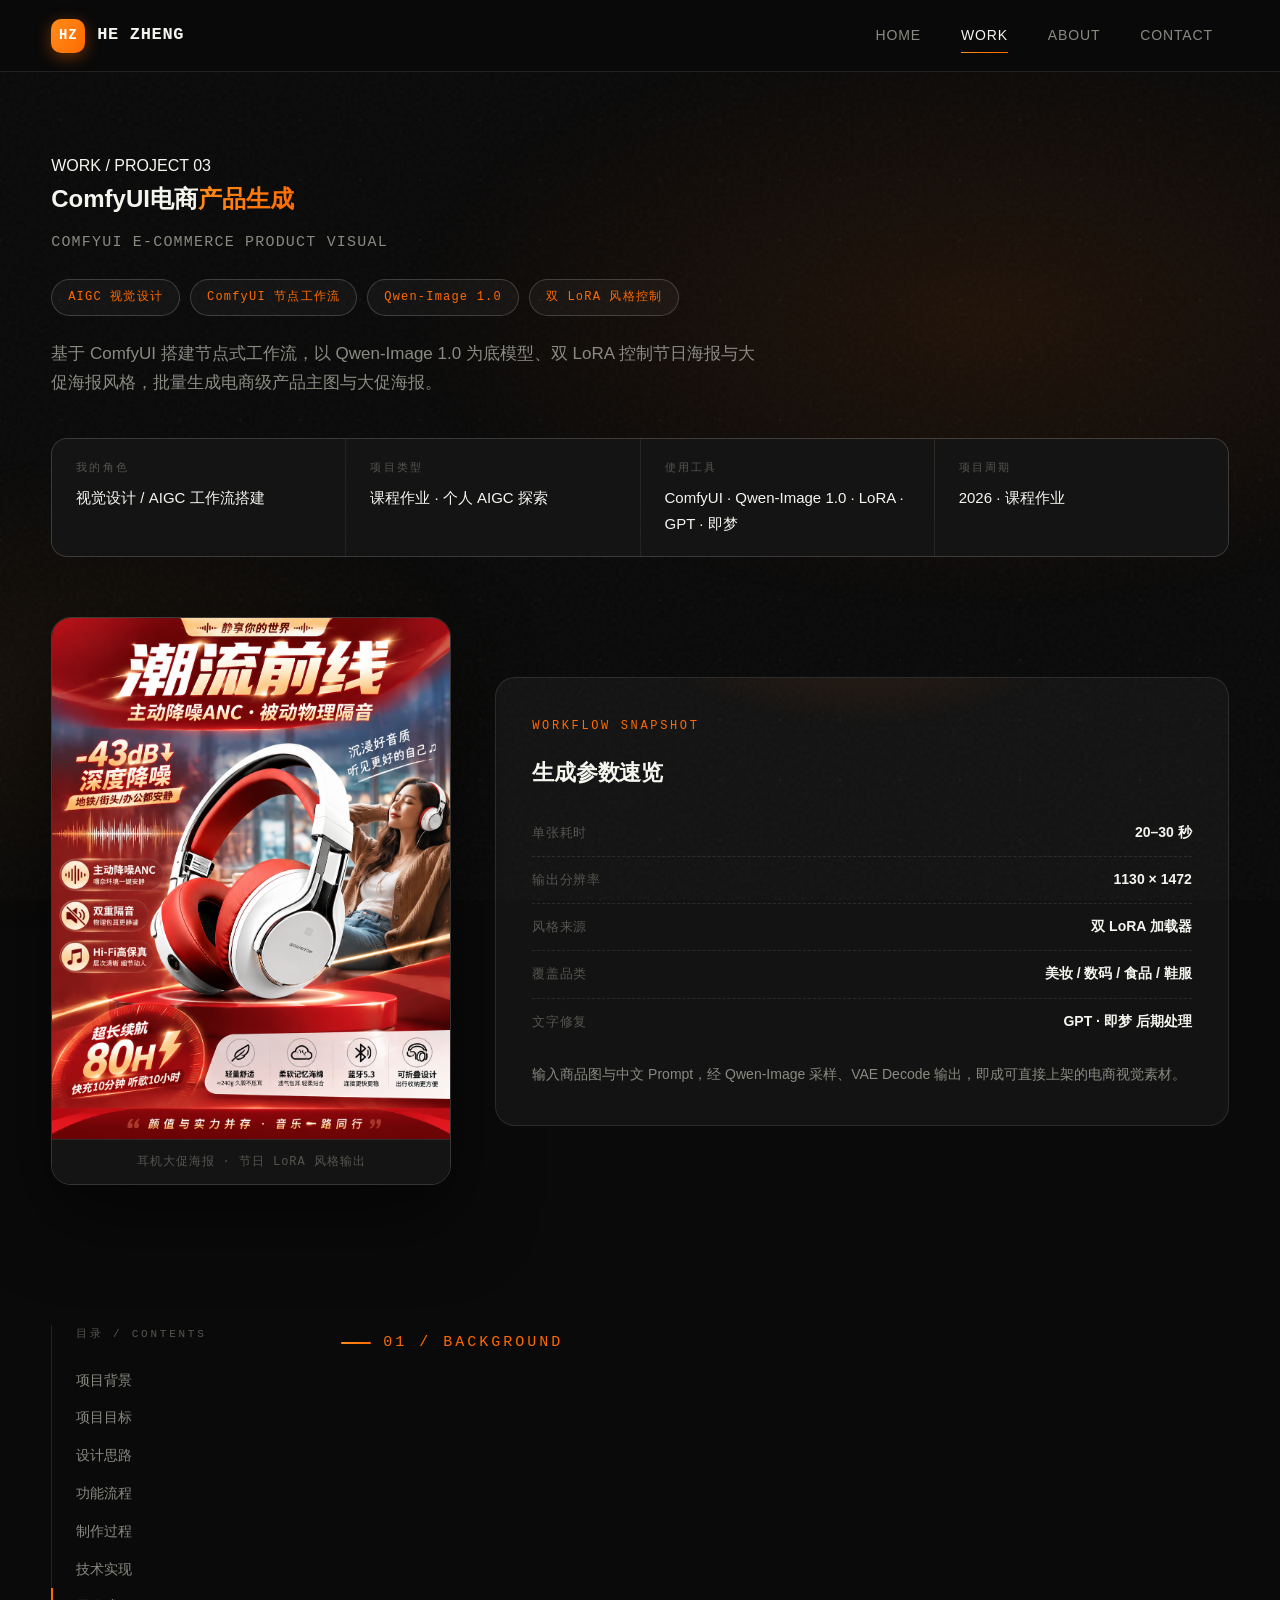
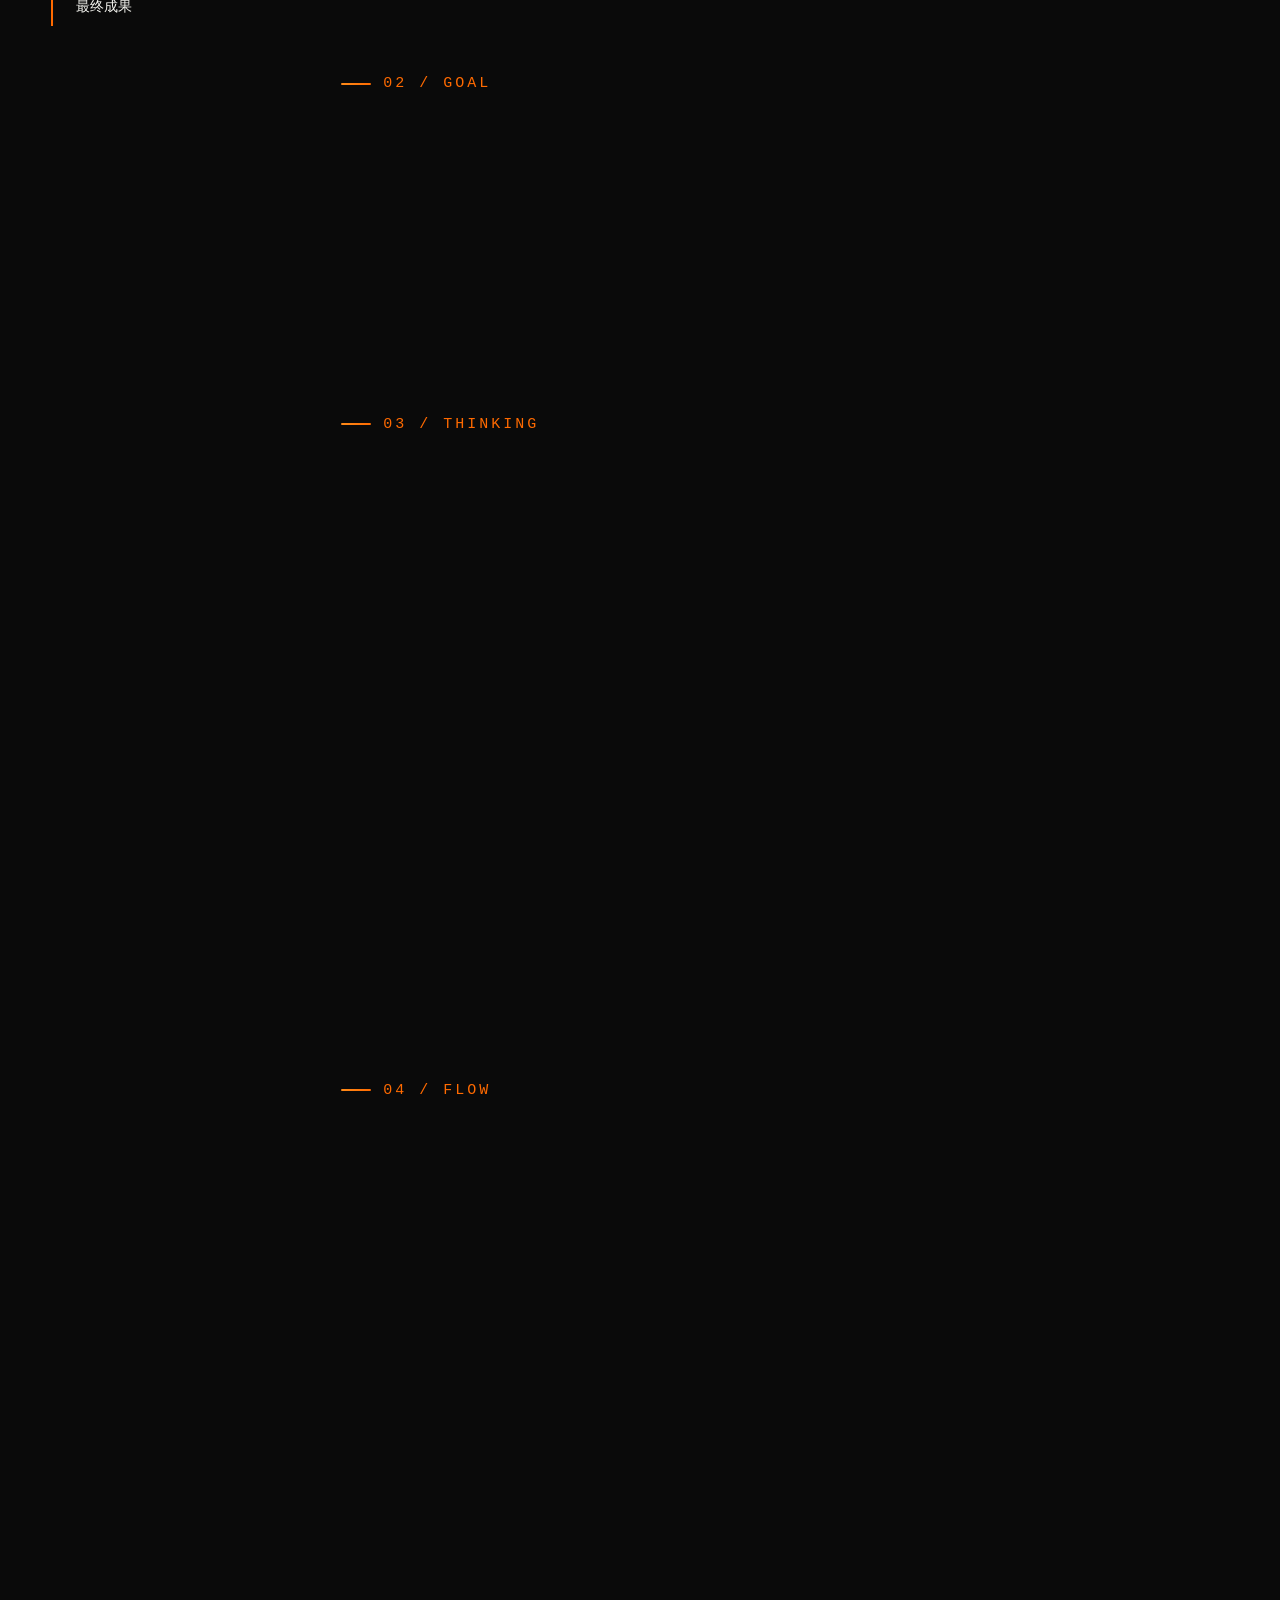
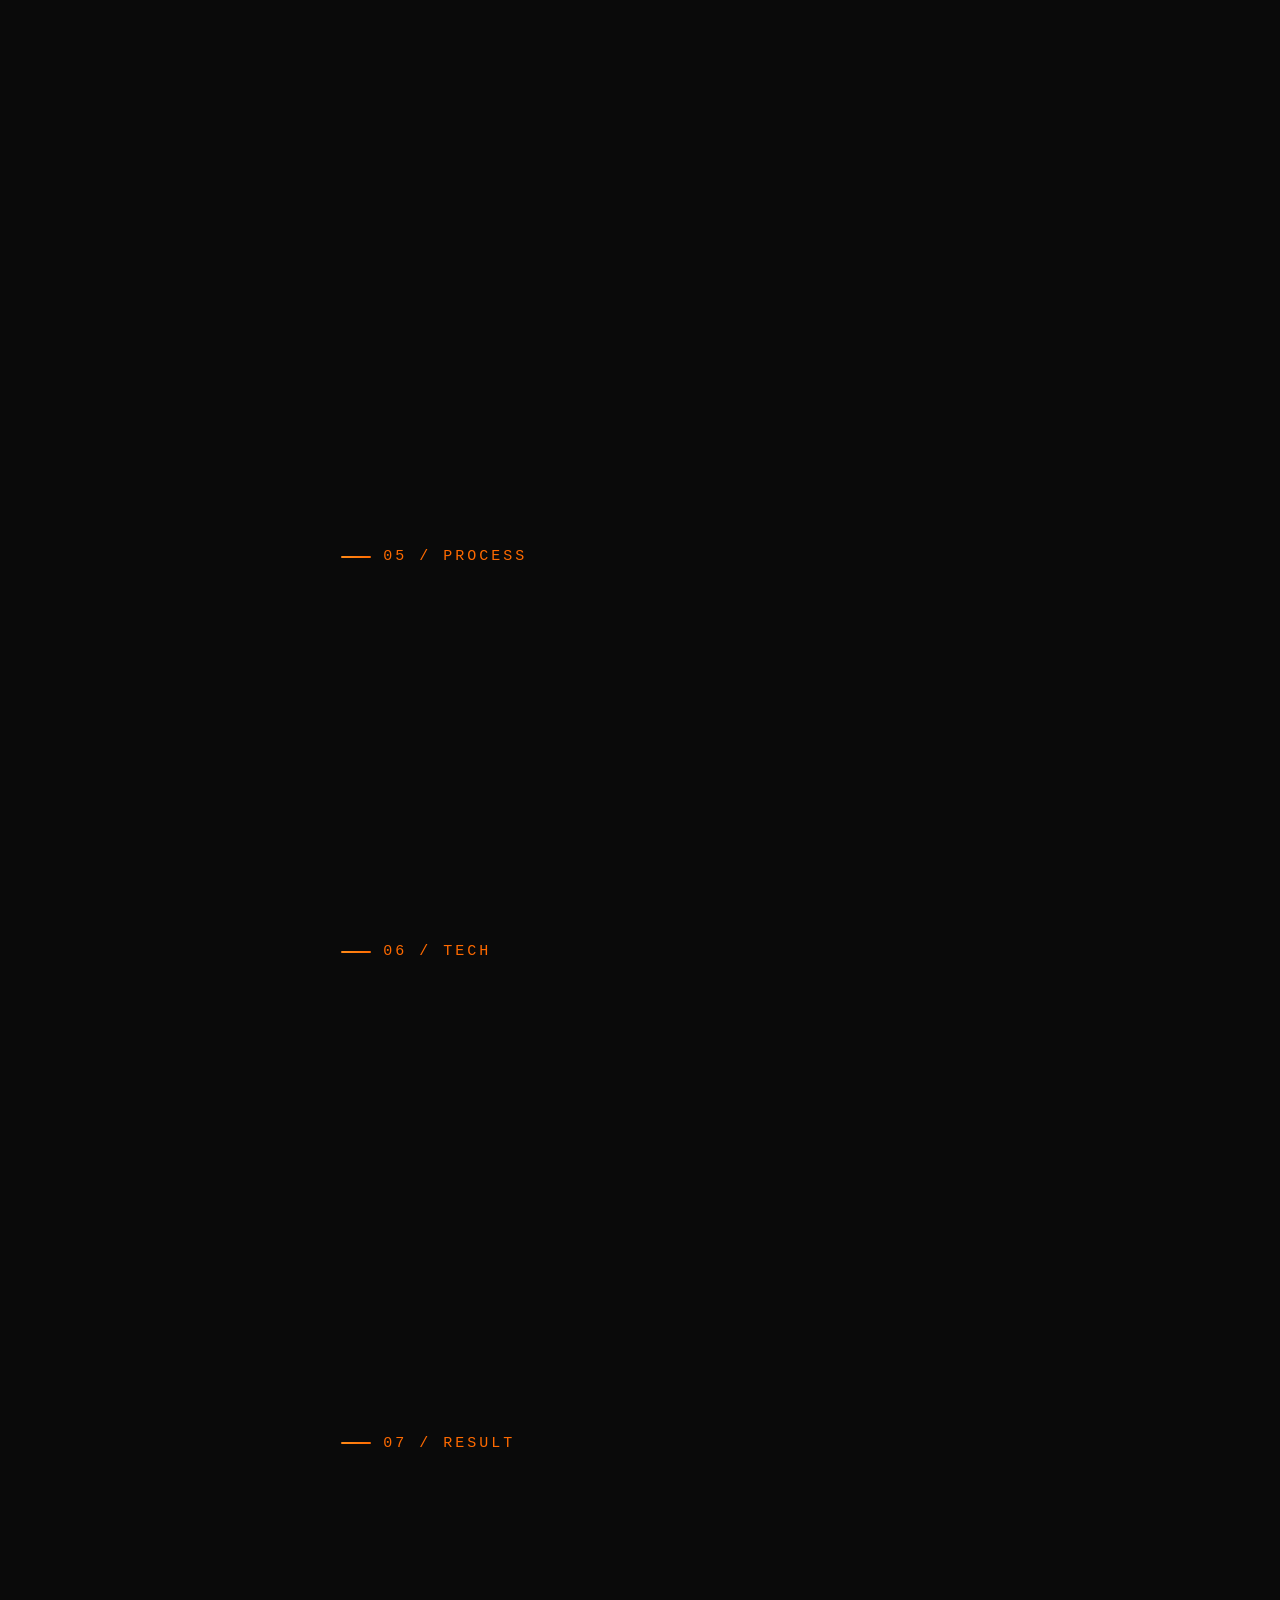
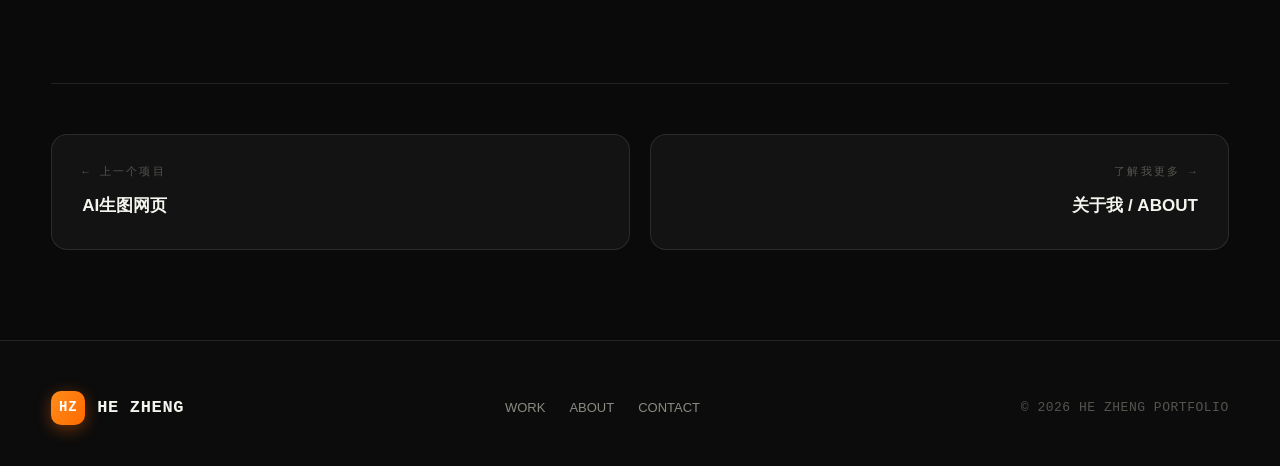
<file: project-comfyui.html>
<!DOCTYPE html>
<html lang="zh-CN">
<head>
  <meta charset="UTF-8" />
  <meta name="viewport" content="width=device-width, initial-scale=1.0" />
  <title>ComfyUI电商产品生成 — 项目详情 | He Zheng Portfolio</title>
  <meta name="description" content="ComfyUI电商产品视觉生成系统：基于 Qwen-Image 1.0 与双 LoRA 搭建节点工作流，生成电商级产品主图与大促海报的 AIGC 视觉设计复盘。" />
  <link rel="stylesheet" href="css/style.css" />
</head>
<body>

  <!-- 流动网格背景 -->
  <canvas class="bg-grid" id="bgGrid"></canvas>

  <!-- 导航 -->
  <header class="nav">
    <div class="container nav-inner">
      <a class="logo" href="index.html"><span class="logo-mark">HZ</span>HE ZHENG</a>
      <nav class="nav-links">
        <a href="index.html">HOME</a>
        <a href="work.html" class="active">WORK</a>
        <a href="about.html">ABOUT</a>
        <a href="contact.html">CONTACT</a>
      </nav>
      <button class="nav-toggle" aria-label="打开菜单"><span></span><span></span><span></span></button>
    </div>
  </header>

  <!-- 项目标题区 -->
  <section class="project-hero">
    <div class="container">
      <span class="crumb fade-up" style="--d:.1s"><a href="work.html" style="color:inherit;">WORK</a> / PROJECT 03</span>
      <h1 class="fade-up" style="--d:.2s">ComfyUI电商<span class="text-gradient">产品生成</span></h1>
      <p class="fade-up" style="color:var(--muted);font-size:15px;letter-spacing:.08em;margin-top:10px;font-family:var(--font-mono);">COMFYUI E-COMMERCE PRODUCT VISUAL</p>
      <div class="tags fade-up" style="--d:.3s">
        <span>AIGC 视觉设计</span>
        <span>ComfyUI 节点工作流</span>
        <span>Qwen-Image 1.0</span>
        <span>双 LoRA 风格控制</span>
      </div>
      <p class="fade-up" style="--d:.4s;color:var(--muted);max-width:720px;font-size:17px;">
        基于 ComfyUI 搭建节点式工作流，以 Qwen-Image 1.0 为底模型、双 LoRA 控制节日海报与大促海报风格，批量生成电商级产品主图与大促海报。
      </p>

      <dl class="project-meta fade-up" style="--d:.5s">
        <div><dt>我的角色</dt><dd>视觉设计 / AIGC 工作流搭建</dd></div>
        <div><dt>项目类型</dt><dd>课程作业 · 个人 AIGC 探索</dd></div>
        <div><dt>使用工具</dt><dd>ComfyUI · Qwen-Image 1.0 · LoRA · GPT · 即梦</dd></div>
        <div><dt>项目周期</dt><dd>2026 · 课程作业</dd></div>
      </dl>

      <div class="project-cover cover-split fade-up" style="--d:.6s">
        <figure class="cover-media">
          <img src="assets/comfyui/headphone.png" alt="ComfyUI电商产品生成 - 耳机电商主图" />
          <figcaption>耳机大促海报 · 节日 LoRA 风格输出</figcaption>
        </figure>
        <div class="cover-panel">
          <span class="panel-tag">WORKFLOW SNAPSHOT</span>
          <h3>生成参数速览</h3>
          <ul>
            <li><span>单张耗时</span><strong>20–30 秒</strong></li>
            <li><span>输出分辨率</span><strong>1130 × 1472</strong></li>
            <li><span>风格来源</span><strong>双 LoRA 加载器</strong></li>
            <li><span>覆盖品类</span><strong>美妆 / 数码 / 食品 / 鞋服</strong></li>
            <li><span>文字修复</span><strong>GPT · 即梦 后期处理</strong></li>
          </ul>
          <p>输入商品图与中文 Prompt，经 Qwen-Image 采样、VAE Decode 输出，即成可直接上架的电商视觉素材。</p>
        </div>
      </div>
    </div>
  </section>

  <!-- 详情主体 -->
  <section class="section" style="padding-top: 20px;">
    <div class="container project-layout">

      <!-- 侧边目录 -->
      <aside class="toc">
        <div class="toc-title">目录 / CONTENTS</div>
        <a href="#background">项目背景</a>
        <a href="#goal">项目目标</a>
        <a href="#thinking">设计思路</a>
        <a href="#flow">功能流程</a>
        <a href="#process">制作过程</a>
        <a href="#tech">技术实现</a>
        <a href="#result">最终成果</a>
      </aside>

      <div>
        <!-- 01 项目背景 -->
        <div class="project-section" id="background">
          <span class="num">01 / BACKGROUND</span>
          <h2>项目背景</h2>
          <p>这是一项<strong>课程作业</strong>方向的个人 AIGC 探索：在 Stable Diffusion 生态里，我想验证"节点工作流 + 文生图底模型 + LoRA 风格控制"能不能替代传统商品摄影，输出可直接用于电商主图与大促海报的视觉素材。</p>
          <p>项目早于另外两个 portfolio 项目完成，是我在 AIGC 视觉方向上<strong>从模型调用走向工作流编排</strong>的一次练习——重点不在写代码，而在节点编排、参数调试与品类适配。</p>
        </div>

        <!-- 02 项目目标 -->
        <div class="project-section" id="goal">
          <span class="num">02 / GOAL</span>
          <h2>项目目标</h2>
          <p>核心是打通<strong>"商品图 + 文字 Prompt → ComfyUI 工作流 → 电商级视觉素材"</strong>的链路，具体拆解为：</p>
          <p>① 搭建以 Qwen-Image 1.0 为底模型的 ComfyUI 节点工作流；② 通过双 LoRA 分别承载<strong>电商节日中文海报</strong>与<strong>双十一大促电商海报</strong>两套风格；③ 跨品类测试（美妆 / 数码 / 食品 / 鞋服）验证工作流通用性；④ 输出含产品主体、商业摄影感与品牌高级感的高清电商图。</p>
        </div>

        <!-- 03 设计思路 -->
        <div class="project-section" id="thinking">
          <span class="num">03 / THINKING</span>
          <h2>设计思路</h2>
          <p>采用 ComfyUI 节点式编排：商品图与文字 Prompt 作为输入，经 Qwen-Image 模型节点采样，再由 VAE Decode 输出高清电商图。本工作流<strong>不使用 ControlNet</strong>，产品结构与背景完全依靠 Qwen-Image 的文生图能力 + 双 LoRA 风格权重控制，让生成结果更贴合"海报 / 主图"的视觉调性。</p>
          <div class="img-single">
            <img src="assets/comfyui/ComfyUI电商工作流.png" alt="ComfyUI电商产品生成 - 工作流节点截图" />
            <figcaption>ComfyUI 工作流 · 双 LoRA 加载器分别承载节日海报与大促海报风格</figcaption>
          </div>
        </div>

        <!-- 04 功能流程 -->
        <div class="project-section" id="flow">
          <span class="num">04 / FLOW</span>
          <h2>功能流程</h2>
          <p>生成链路按四节点串行，最终落到 VAE 解码与高清输出：</p>
          <div class="flow-steps">
            <div class="flow-step"><span class="step-num">STEP 01</span><h4>输入节点</h4><p>商品原图 + 文本 Prompt + 尺寸参数</p></div>
            <div class="flow-step"><span class="step-num">STEP 02</span><h4>模型节点</h4><p>Qwen-Image 1.0 + CLIP + 双 LoRA 加载</p></div>
            <div class="flow-step"><span class="step-num">STEP 03</span><h4>采样节点</h4><p>KSampler 负责图像生成与参数调整</p></div>
            <div class="flow-step"><span class="step-num">STEP 04</span><h4>输出节点</h4><p>VAE Decode → 高清放大 → 电商图</p></div>
          </div>
          <div class="img-duo">
            <figure><img src="assets/comfyui/sneaker.png" alt="ComfyUI电商产品生成 - 运动鞋主图" /><figcaption>鞋服品类 · 运动鞋电商主图</figcaption></figure>
            <figure><img src="assets/comfyui/coffee.png" alt="ComfyUI电商产品生成 - 咖啡主图" /><figcaption>食品品类 · 咖啡电商主图</figcaption></figure>
          </div>
        </div>

        <!-- 05 制作过程 -->
        <div class="project-section" id="process">
          <span class="num">05 / PROCESS</span>
          <h2>制作过程</h2>
          <p>先搭最小工作流跑通 Qwen-Image 1.0 单图生成，确认 CLIP 与模型类型配置无误后，再并联<strong>双 LoRA 加载器</strong>：左侧加载 Qwen-电商节日中文海报 v1.0，右侧加载 Qwen-双十一大促电商海报 / 千问中文海报页面 v1.0，分别对齐两类海报的视觉调性，逐步调参覆盖美妆、数码、食品、鞋服多品类。</p>
          <p>中途最大的坑是<strong>文字扭曲</strong>——Qwen-Image 直出时，海报上的中文标题与促销文案会出现笔画变形、字符粘连。我的处理方式是<strong>不硬刚模型</strong>：把生成图导入 GPT、即梦等外部软件做文字修复与版式重排，再回贴到工作流输出图上，避免反复重采样浪费时间。</p>
        </div>

        <!-- 06 技术实现 -->
        <div class="project-section" id="tech">
          <span class="num">06 / TECH</span>
          <h2>技术实现</h2>
          <p>ComfyUI 节点工作流，核心模块与配置如下：</p>
          <div class="tech-list">
            <span>底模型 · Qwen-Image 1.0</span>
            <span>CLIP · qwen_2.5_vl_7b_fp8_scaled.safetensors</span>
            <span>模型类型 · qwen_image</span>
            <span>左 LoRA · Qwen-电商节日中文海报 v1.0</span>
            <span>右 LoRA · Qwen-双十一大促电商海报 v1.0</span>
            <span>采样器 · KSampler</span>
            <span>解码 · VAE Decode + 高清放大</span>
            <span>不使用 ControlNet</span>
            <span>外部文字修复 · GPT / 即梦</span>
          </div>
          <p>双 LoRA 加载器并行接入模型节点，分别承担"电商节日中文海报"与"双十一大促电商海报"两套风格权重；采样与解码参数随品类微调，美妆类偏软光与玻璃质感，数码类偏霓虹背景与商业摄影感。</p>
        </div>

        <!-- 07 最终成果 -->
        <div class="project-section" id="result" style="margin-bottom: 30px;">
          <span class="num">07 / RESULT</span>
          <h2>最终成果</h2>
          <p>工作流稳定可复用，单张图片生成耗时约 <strong>20–30 秒</strong>，输出分辨率 <strong>1130 × 1472</strong>；跨美妆 / 数码 / 食品 / 鞋服多品类产出电商主图与大促海报样图，验证了 Qwen-Image + 双 LoRA 在电商视觉生成上的可行性。</p>
          <div class="stat-row reveal">
            <div class="stat">
              <div><span class="stat-num">20–30</span><span class="stat-unit">秒</span></div>
              <span class="stat-label">单张图片生成耗时</span>
            </div>
            <div class="stat">
              <div><span class="stat-num">1130×1472</span></div>
              <span class="stat-label">高清输出分辨率</span>
            </div>
            <div class="stat">
              <div><span class="stat-num" data-count-to="4">0</span><span class="stat-unit">大品类</span></div>
              <span class="stat-label">美妆 / 数码 / 食品 / 鞋服</span>
            </div>
          </div>
          <div class="img-duo">
            <figure><img src="assets/comfyui/promo-1212.png" alt="ComfyUI电商产品生成 - 双12大促海报" /><figcaption>双 12 大促海报样图</figcaption></figure>
            <figure><img src="assets/comfyui/promo-168.png" alt="ComfyUI电商产品生成 - 168大促海报" /><figcaption>168 大促海报样图</figcaption></figure>
          </div>
          <div class="img-duo">
            <figure><img src="assets/comfyui/cream.png" alt="ComfyUI电商产品生成 - 面霜主图" /><figcaption>美妆品类 · 面霜电商主图</figcaption></figure>
            <figure><img src="assets/comfyui/serum.png" alt="ComfyUI电商产品生成 - 精华主图" /><figcaption>美妆品类 · 精华电商主图</figcaption></figure>
          </div>
          <p>这个项目让我从"调 API"走到"<strong>编排工作流</strong>"：在 Qwen-Image 文生图能力之上，用节点思维组织模型、LoRA、采样与解码，并学会在模型短板处（文字渲染）借助外部工具协作完成最终交付，是 AIGC 视觉工程化的一次完整练手。</p>
        </div>
      </div>
    </div>
  </section>

  <!-- 上 / 下一个项目 -->
  <div class="container project-nav">
    <a href="project-ai-image.html">
      <span class="label">← 上一个项目</span>
      <span class="name">AI生图网页</span>
    </a>
    <a class="next" href="about.html">
      <span class="label">了解我更多 →</span>
      <span class="name">关于我 / ABOUT</span>
    </a>
  </div>

  <!-- Footer -->
  <footer>
    <div class="container footer-inner">
      <a class="logo" href="index.html"><span class="logo-mark">HZ</span>HE ZHENG</a>
      <div class="footer-links">
        <a href="work.html">WORK</a>
        <a href="about.html">ABOUT</a>
        <a href="contact.html">CONTACT</a>
      </div>
      <div class="copy">© 2026 HE ZHENG PORTFOLIO</div>
    </div>
  </footer>

  <button class="back-top" aria-label="回到顶部">↑</button>
  <script src="js/main.js"></script>
</body>
</html>
</file>
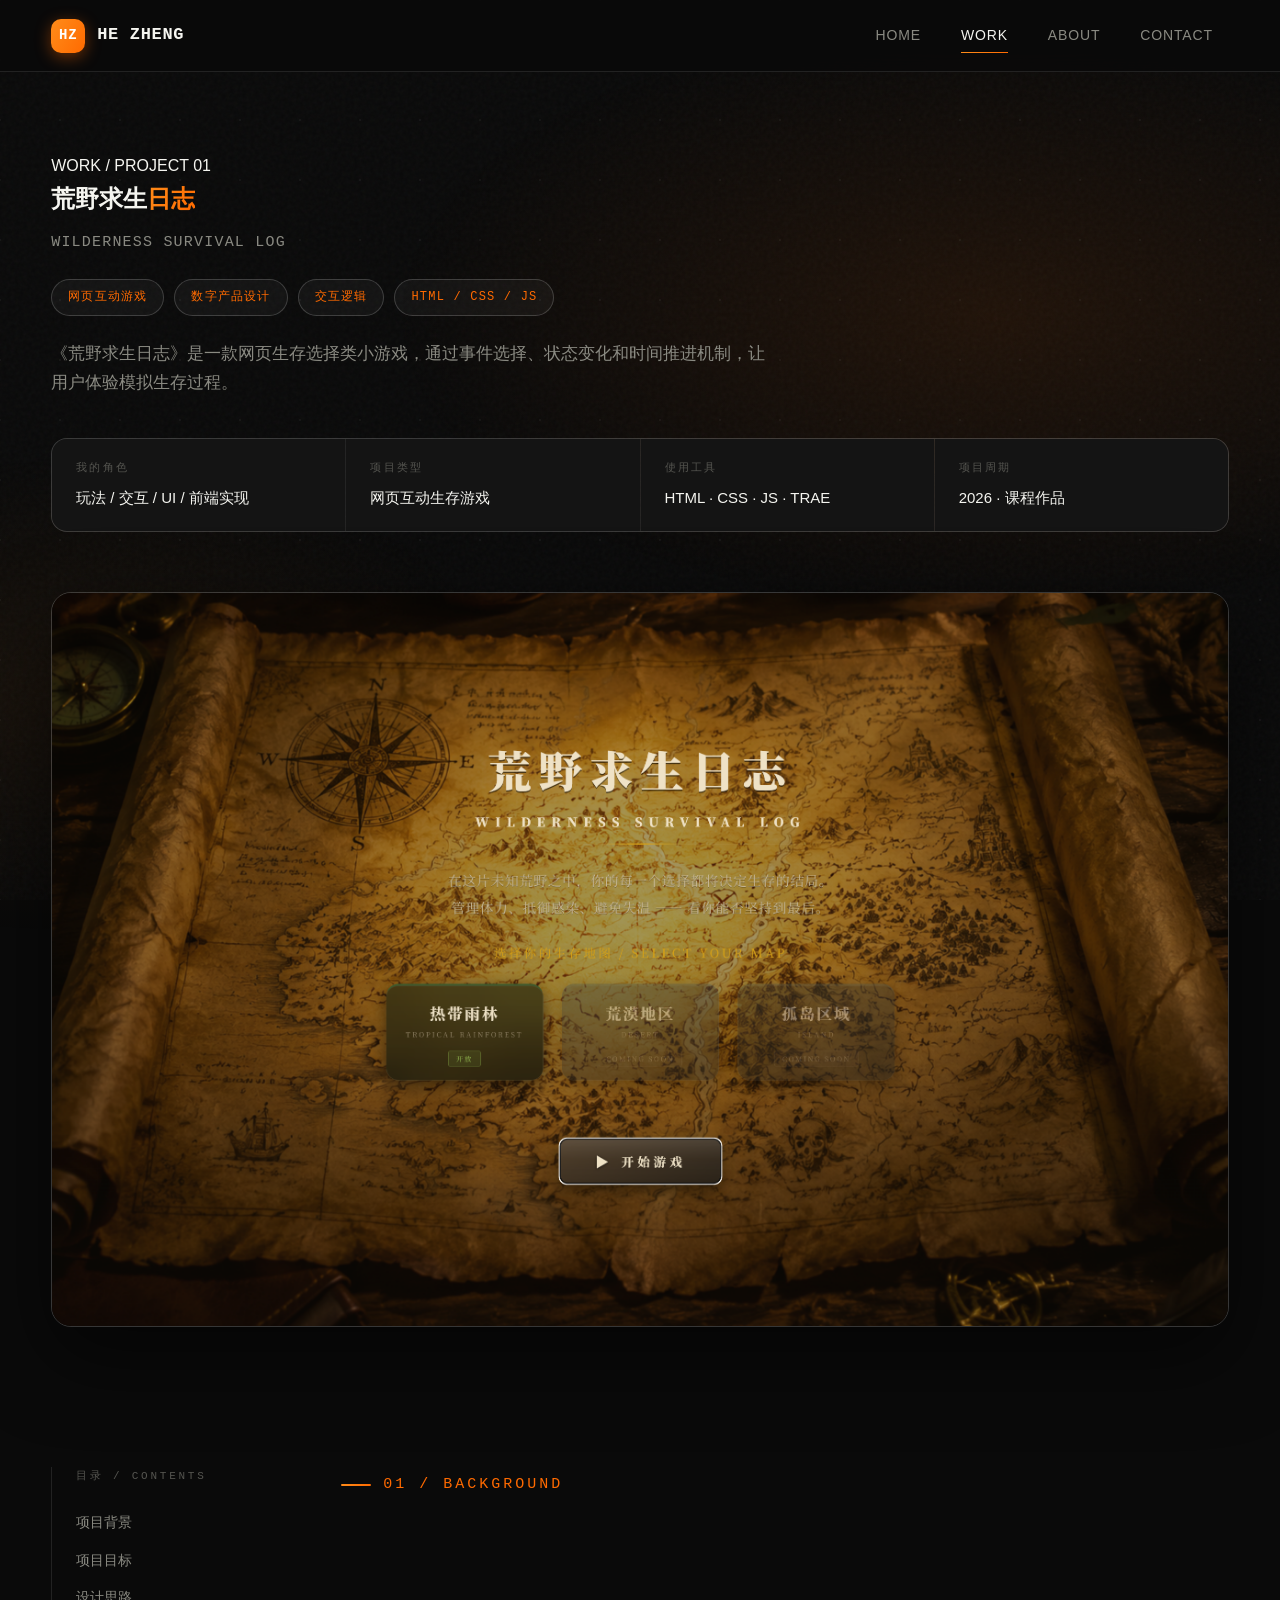
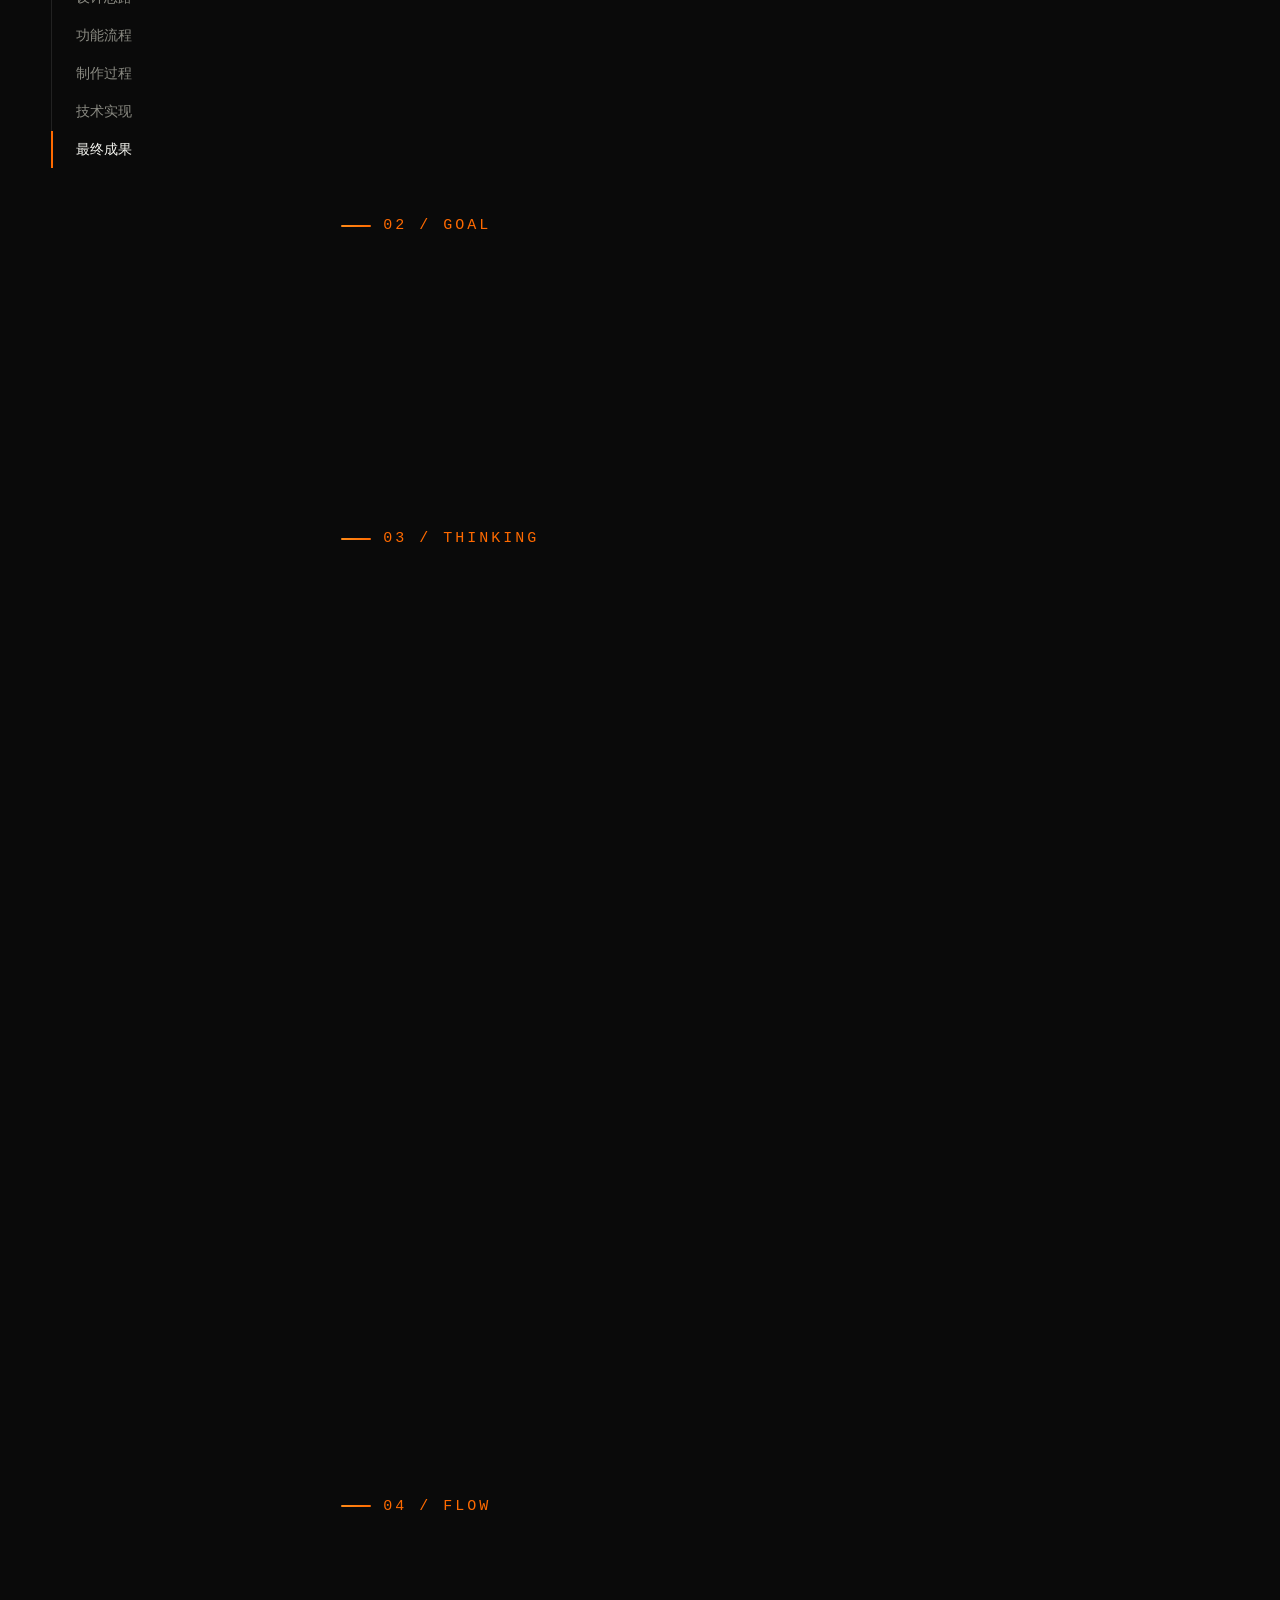
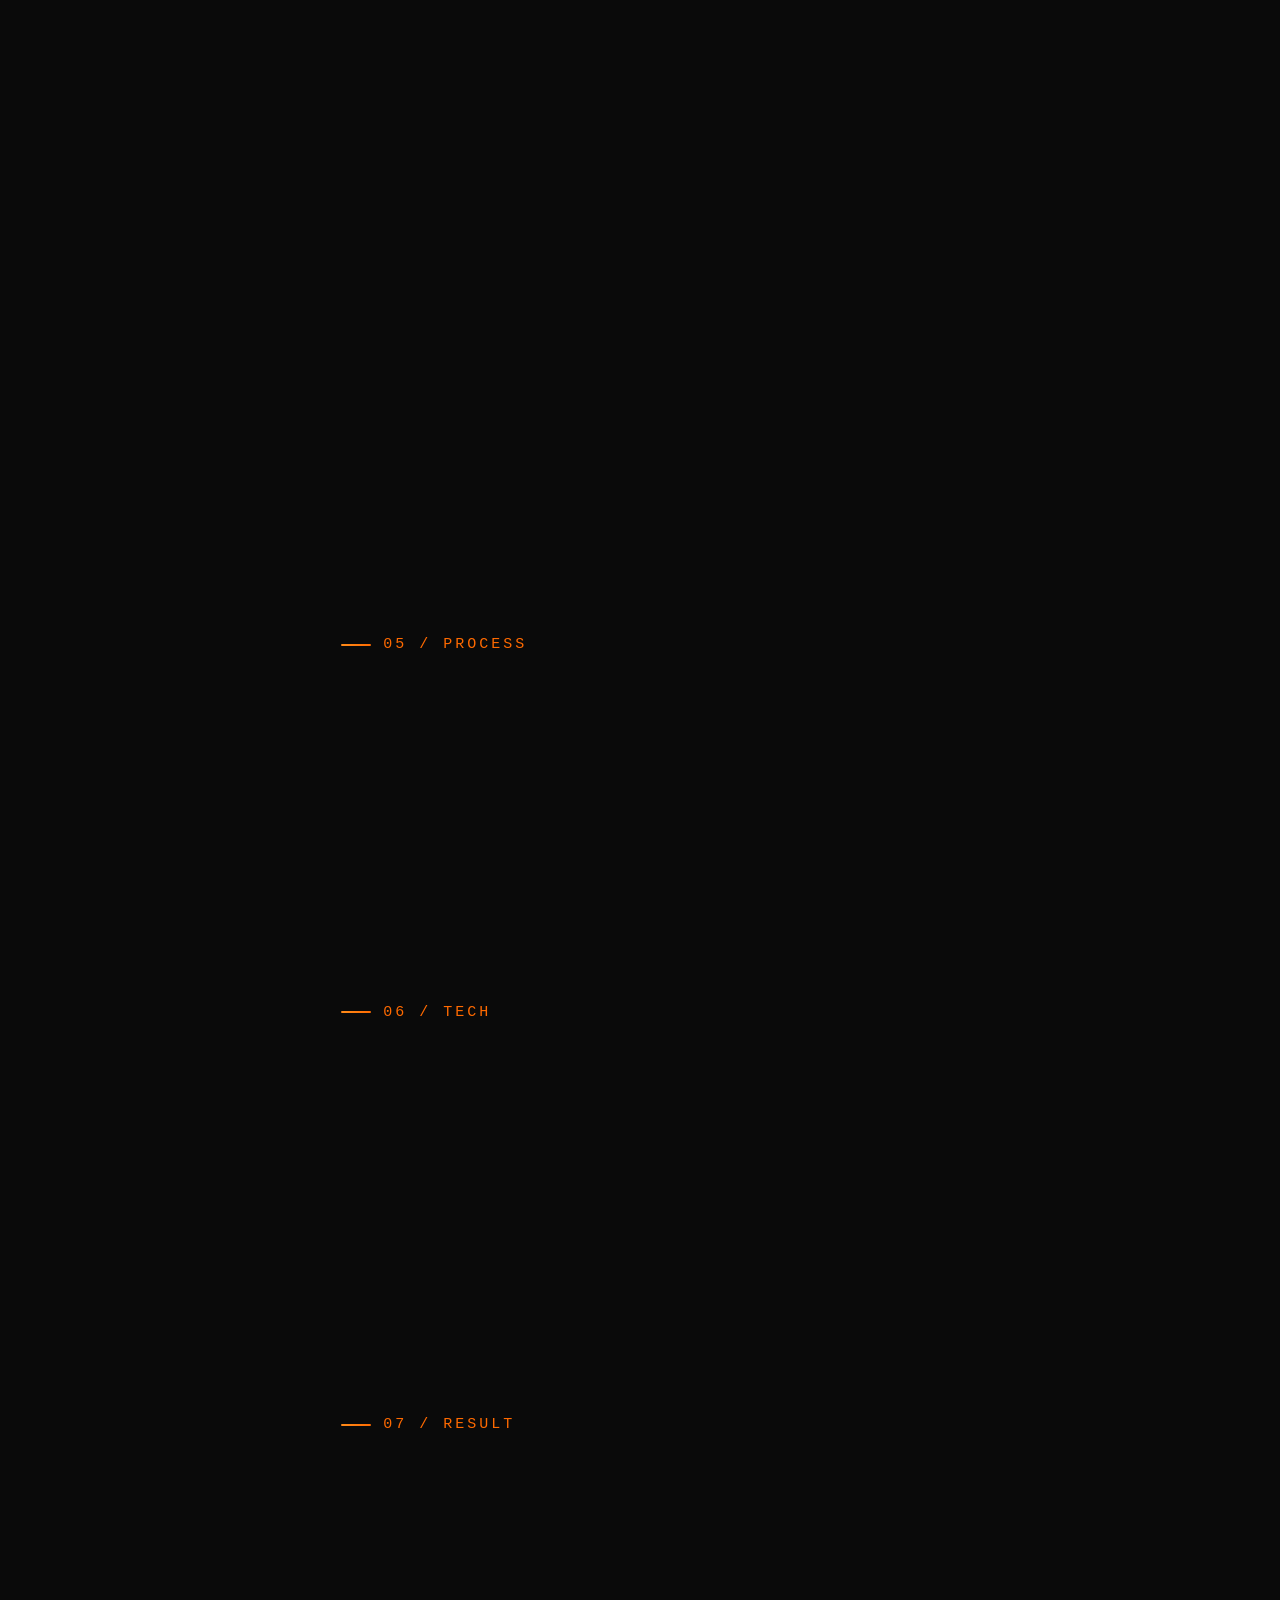
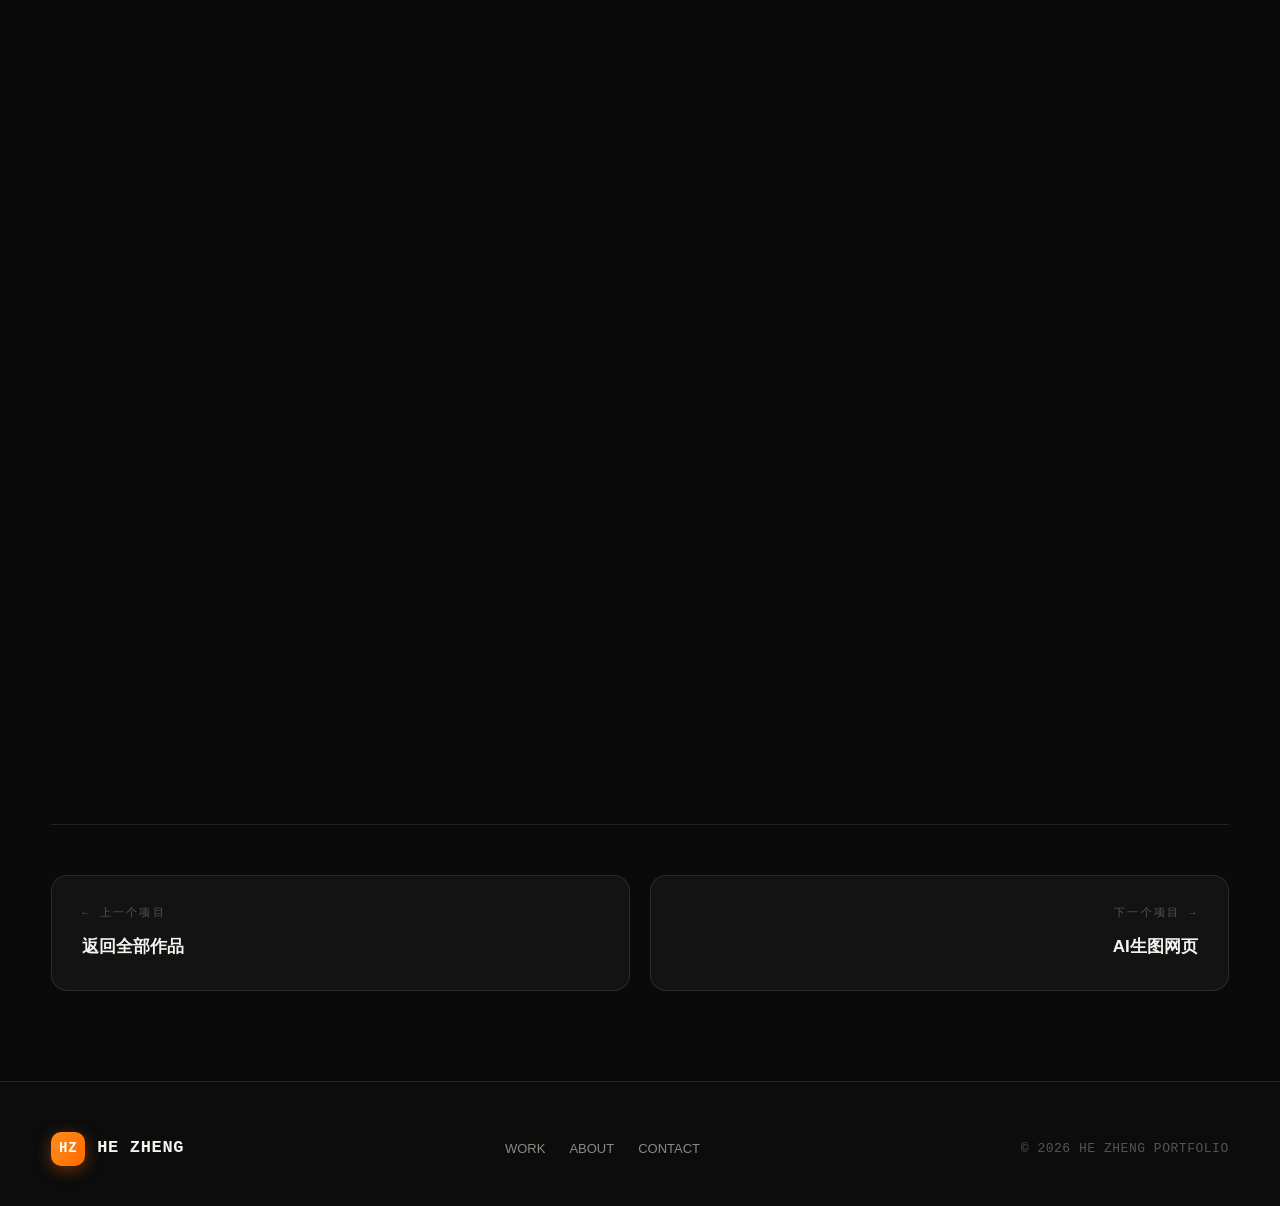
<file: project-survival-log.html>
<!DOCTYPE html>
<html lang="zh-CN">
<head>
  <meta charset="UTF-8" />
  <meta name="viewport" content="width=device-width, initial-scale=1.0" />
  <title>荒野求生日志 — 项目详情 | He Zheng Portfolio</title>
  <meta name="description" content="《荒野求生日志 Wilderness Survival Log》网页生存选择类小游戏：产品设计、UI设计、网页开发与交互逻辑的完整复盘。" />
  <link rel="stylesheet" href="css/style.css" />
</head>
<body>

  <!-- 流动网格背景 -->
  <canvas class="bg-grid" id="bgGrid"></canvas>

  <!-- 导航 -->
  <header class="nav">
    <div class="container nav-inner">
      <a class="logo" href="index.html"><span class="logo-mark">HZ</span>HE ZHENG</a>
      <nav class="nav-links">
        <a href="index.html">HOME</a>
        <a href="work.html" class="active">WORK</a>
        <a href="about.html">ABOUT</a>
        <a href="contact.html">CONTACT</a>
      </nav>
      <button class="nav-toggle" aria-label="打开菜单"><span></span><span></span><span></span></button>
    </div>
  </header>

  <!-- 项目标题区 -->
  <section class="project-hero">
    <div class="container">
      <span class="crumb fade-up" style="--d:.1s"><a href="work.html" style="color:inherit;">WORK</a> / PROJECT 01</span>
      <h1 class="fade-up" style="--d:.2s">荒野求生<span class="text-gradient">日志</span></h1>
      <p class="fade-up" style="color:var(--muted);font-size:15px;letter-spacing:.08em;margin-top:10px;font-family:var(--font-mono);" >WILDERNESS SURVIVAL LOG</p>
      <div class="tags fade-up" style="--d:.3s">
        <span>网页互动游戏</span>
        <span>数字产品设计</span>
        <span>交互逻辑</span>
        <span>HTML / CSS / JS</span>
      </div>
      <p class="fade-up" style="--d:.4s;color:var(--muted);max-width:720px;font-size:17px;">
        《荒野求生日志》是一款网页生存选择类小游戏，通过事件选择、状态变化和时间推进机制，让用户体验模拟生存过程。
      </p>

      <dl class="project-meta fade-up" style="--d:.5s">
        <div><dt>我的角色</dt><dd>玩法 / 交互 / UI / 前端实现</dd></div>
        <div><dt>项目类型</dt><dd>网页互动生存游戏</dd></div>
        <div><dt>使用工具</dt><dd>HTML · CSS · JS · TRAE</dd></div>
        <div><dt>项目周期</dt><dd>2026 · 课程作品</dd></div>
      </dl>

      <div class="project-cover fade-up" style="--d:.6s">
        <img src="assets/survival/cover.png" alt="荒野求生日志 - 项目封面" />
      </div>
    </div>
  </section>

  <!-- 详情主体 -->
  <section class="section" style="padding-top: 20px;">
    <div class="container project-layout">

      <!-- 侧边目录 -->
      <aside class="toc">
        <div class="toc-title">目录 / CONTENTS</div>
        <a href="#background">项目背景</a>
        <a href="#goal">项目目标</a>
        <a href="#thinking">设计思路</a>
        <a href="#flow">功能流程</a>
        <a href="#process">制作过程</a>
        <a href="#tech">技术实现</a>
        <a href="#result">最终成果</a>
      </aside>

      <div>
        <!-- 01 项目背景 -->
        <div class="project-section" id="background">
          <span class="num">01 / BACKGROUND</span>
          <h2>项目背景</h2>
          <p>在 AI 辅助开发逐渐普及的环境下，我希望验证一个完整的产品闭环：<strong>不依赖游戏引擎，仅用网页三件套完成一款有叙事感的互动小游戏</strong>。生存题材天然具备"选择—后果"的张力，适合作为事件系统与状态机制的载体。</p>
          <p>项目同时是我数字产品设计方向的一次练习：从玩法规则、界面布局到交互反馈，全部由自己定义并实现。</p>
        </div>

        <!-- 02 项目目标 -->
        <div class="project-section" id="goal">
          <span class="num">02 / GOAL</span>
          <h2>项目目标</h2>
          <p>通过游戏化设计和交互体验，将<strong>网页开发、用户体验设计和故事叙事</strong>结合，具体拆解为：</p>
          <p>① 搭建一套可扩展的事件选择系统；② 让生命值、体力值、感染值三项状态真实影响游戏走向；③ 用时间推进制造生存紧迫感；④ 提供清晰的结局反馈，形成完整的游玩循环。</p>
        </div>

        <!-- 03 设计思路 -->
        <div class="project-section" id="thinking">
          <span class="num">03 / THINKING</span>
          <h2>设计思路</h2>
          <p>界面采用<strong>日志（Log）</strong>作为核心隐喻：玩家的每一天生存都被记录成一条日志，事件以卡片形式呈现，选择即翻页。深色底 + 高对比文字营造荒野夜晚的紧张氛围。</p>
          <div class="img-single">
            <img src="assets/survival/gameplay.png" alt="荒野求生日志 - 游戏主界面" />
            <figcaption>游戏主界面 · 事件与状态面板</figcaption>
          </div>
          <p>状态栏常驻顶部，任何一次选择都会即时反映数值变化——<strong>让玩家"看见"每一个决定的代价</strong>，这是整个体验设计的核心。</p>
        </div>

        <!-- 04 功能流程 -->
        <div class="project-section" id="flow">
          <span class="num">04 / FLOW</span>
          <h2>功能流程</h2>
          <p>游戏循环由四个环节构成，事件驱动、状态闭环：</p>
          <div class="flow-steps">
            <div class="flow-step"><span class="step-num">STEP 01</span><h4>事件触发</h4><p>按天数与权重抽取随机事件</p></div>
            <div class="flow-step"><span class="step-num">STEP 02</span><h4>玩家选择</h4><p>在 2-3 个选项中做出决定</p></div>
            <div class="flow-step"><span class="step-num">STEP 03</span><h4>状态结算</h4><p>生命 / 体力 / 感染值变化</p></div>
            <div class="flow-step"><span class="step-num">STEP 04</span><h4>时间推进</h4><p>进入下一天或触发结局</p></div>
          </div>
          <div class="img-duo">
            <figure><img src="assets/survival/interaction_01.png" alt="交互细节 - 事件选择" /><figcaption>交互细节 · 事件选择</figcaption></figure>
            <figure><img src="assets/survival/interaction_02.png" alt="交互细节 - 状态反馈" /><figcaption>交互细节 · 状态反馈</figcaption></figure>
          </div>
        </div>

        <!-- 05 制作过程 -->
        <div class="project-section" id="process">
          <span class="num">05 / PROCESS</span>
          <h2>制作过程</h2>
          <p>第一阶段完成<strong>玩法设计</strong>：编写事件池、状态规则与结局判定表，先用文档把数值曲线跑通；第二阶段做<strong>页面设计</strong>：确定日志式信息架构与深色视觉方案；第三阶段进入<strong>前端实现</strong>：以 TRAE 辅助开发完成事件系统、渲染逻辑与过渡动画；最后进行多轮自测，平衡数值难度。</p>
          <p>开发中遇到的最大挑战是事件与状态的耦合：我通过把"事件 → 状态变化 → 文案反馈"抽象为统一的数据结构，让新增事件只需配置一条记录。</p>
        </div>

        <!-- 06 技术实现 -->
        <div class="project-section" id="tech">
          <span class="num">06 / TECH</span>
          <h2>技术实现</h2>
          <p>纯前端实现，无框架依赖，核心模块如下：</p>
          <div class="tech-list">
            <span>HTML5 语义结构</span>
            <span>CSS3 状态动画</span>
            <span>JavaScript 事件系统</span>
            <span>状态机管理</span>
            <span>随机事件池</span>
            <span>结局判定逻辑</span>
            <span>TRAE AI 辅助开发</span>
          </div>
          <p>事件数据与渲染分离：事件以对象数组配置，渲染层只负责把状态映射到界面，保证了代码的可扩展性。</p>
        </div>

        <!-- 07 最终成果 -->
        <div class="project-section" id="result" style="margin-bottom: 30px;">
          <span class="num">07 / RESULT</span>
          <h2>最终成果</h2>
          <p>完成<strong>可运行的网页 Demo</strong>：实现事件系统、状态变化、选择反馈和结局展示的完整闭环。玩家平均单局 5-8 分钟，存在多结局差异，验证了玩法设计目标。</p>
          <div class="img-single">
            <img src="assets/survival/result.png" alt="荒野求生日志 - 结局界面" />
            <figcaption>结局展示 · 生存结算</figcaption>
          </div>
          <p>这个项目完整体现了我的<strong>数字产品设计能力、用户交互设计能力与创意项目实现能力</strong>——从一份玩法构想到一个可以被他人游玩的作品。</p>
        </div>
      </div>
    </div>
  </section>

  <!-- 上 / 下一个项目 -->
  <div class="container project-nav">
    <a href="work.html">
      <span class="label">← 上一个项目</span>
      <span class="name">返回全部作品</span>
    </a>
    <a class="next" href="project-ai-image.html">
      <span class="label">下一个项目 →</span>
      <span class="name">AI生图网页</span>
    </a>
  </div>

  <!-- Footer -->
  <footer>
    <div class="container footer-inner">
      <a class="logo" href="index.html"><span class="logo-mark">HZ</span>HE ZHENG</a>
      <div class="footer-links">
        <a href="work.html">WORK</a>
        <a href="about.html">ABOUT</a>
        <a href="contact.html">CONTACT</a>
      </div>
      <div class="copy">© 2026 HE ZHENG PORTFOLIO</div>
    </div>
  </footer>

  <button class="back-top" aria-label="回到顶部">↑</button>
  <script src="js/main.js"></script>
</body>
</html>
</file>
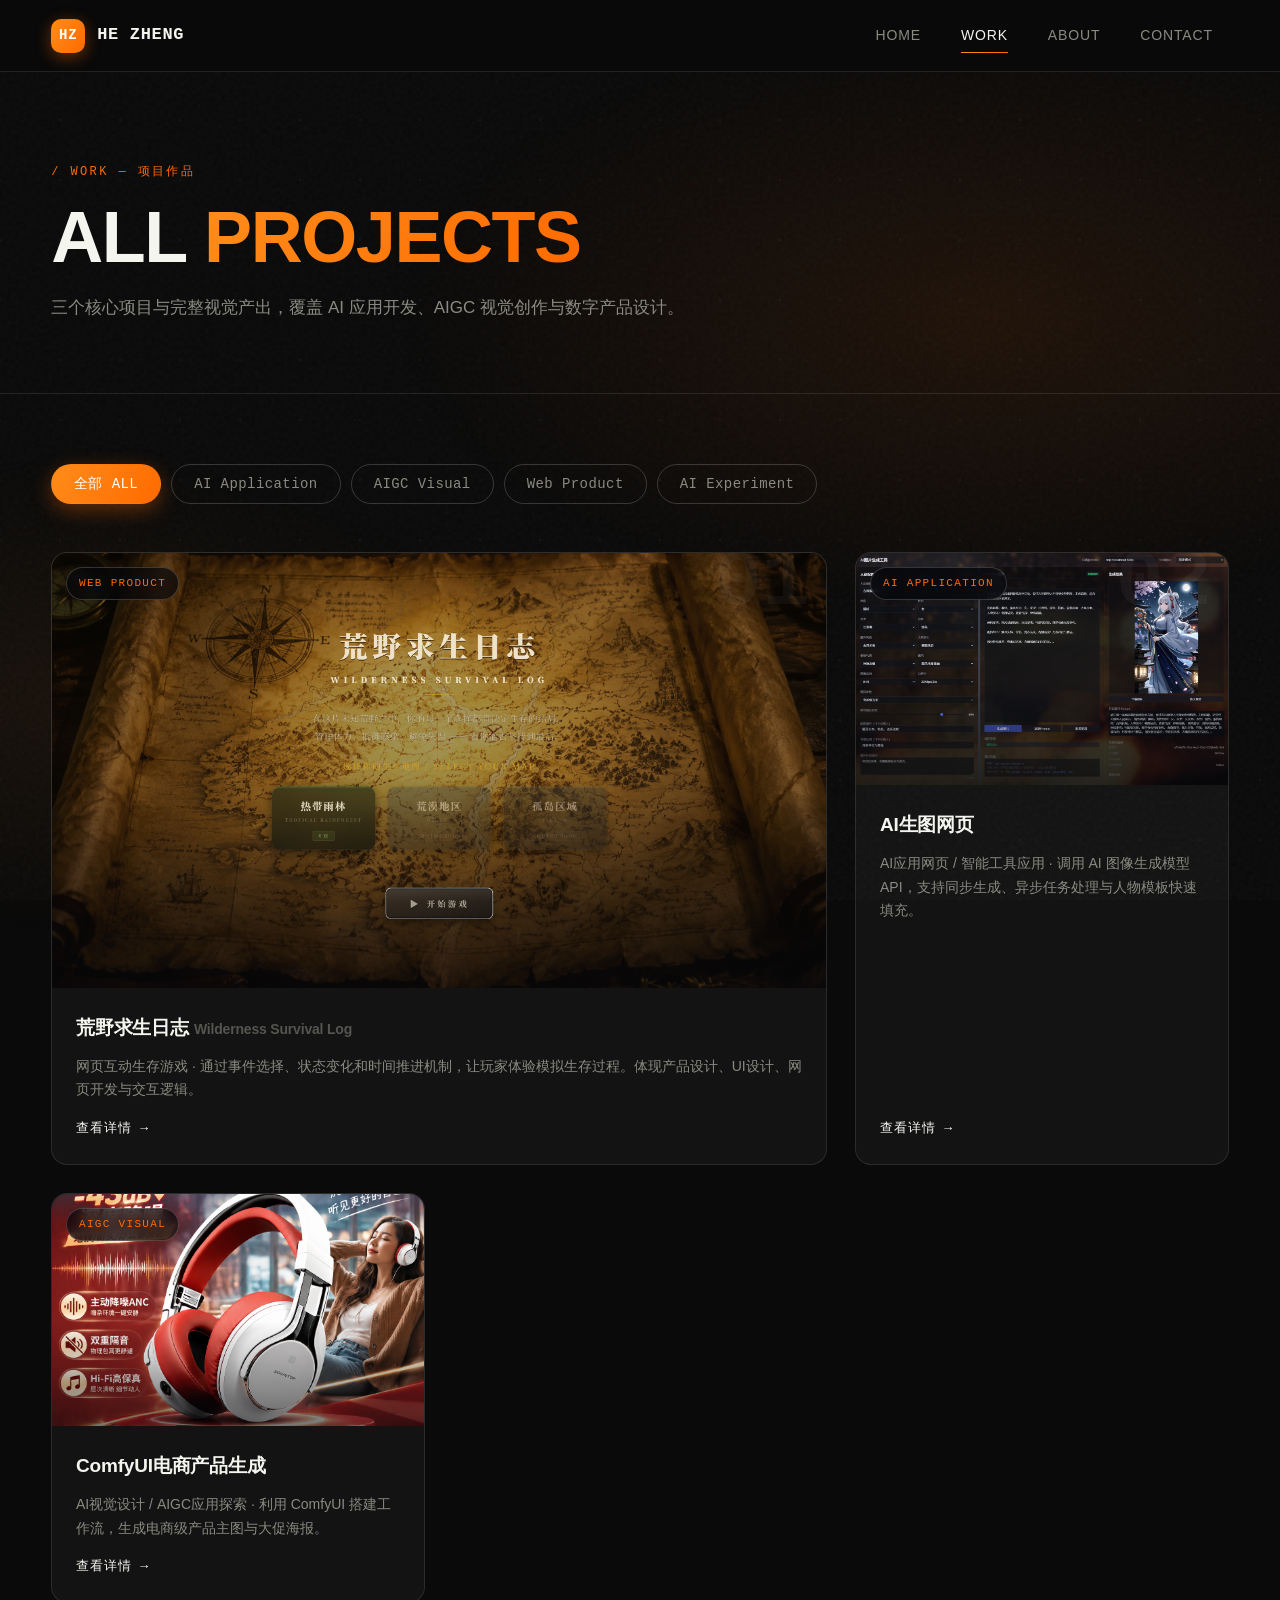
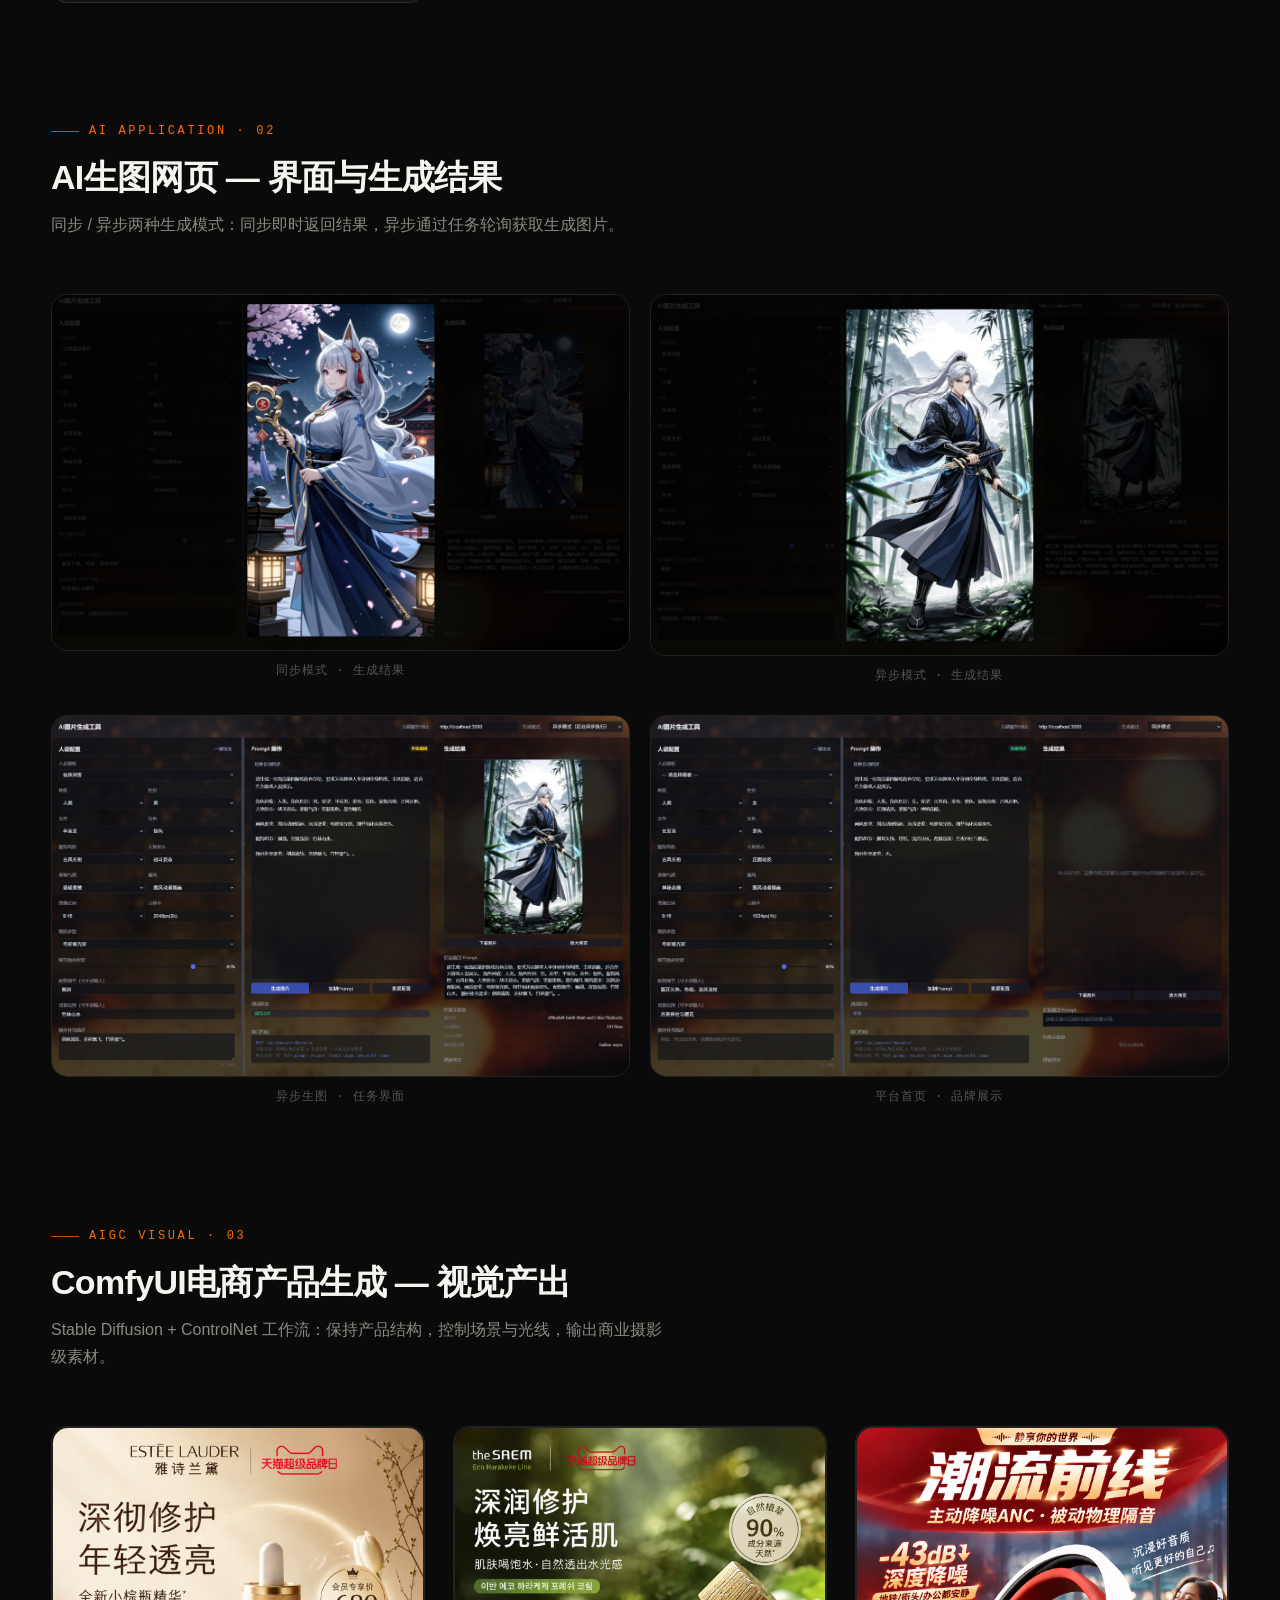
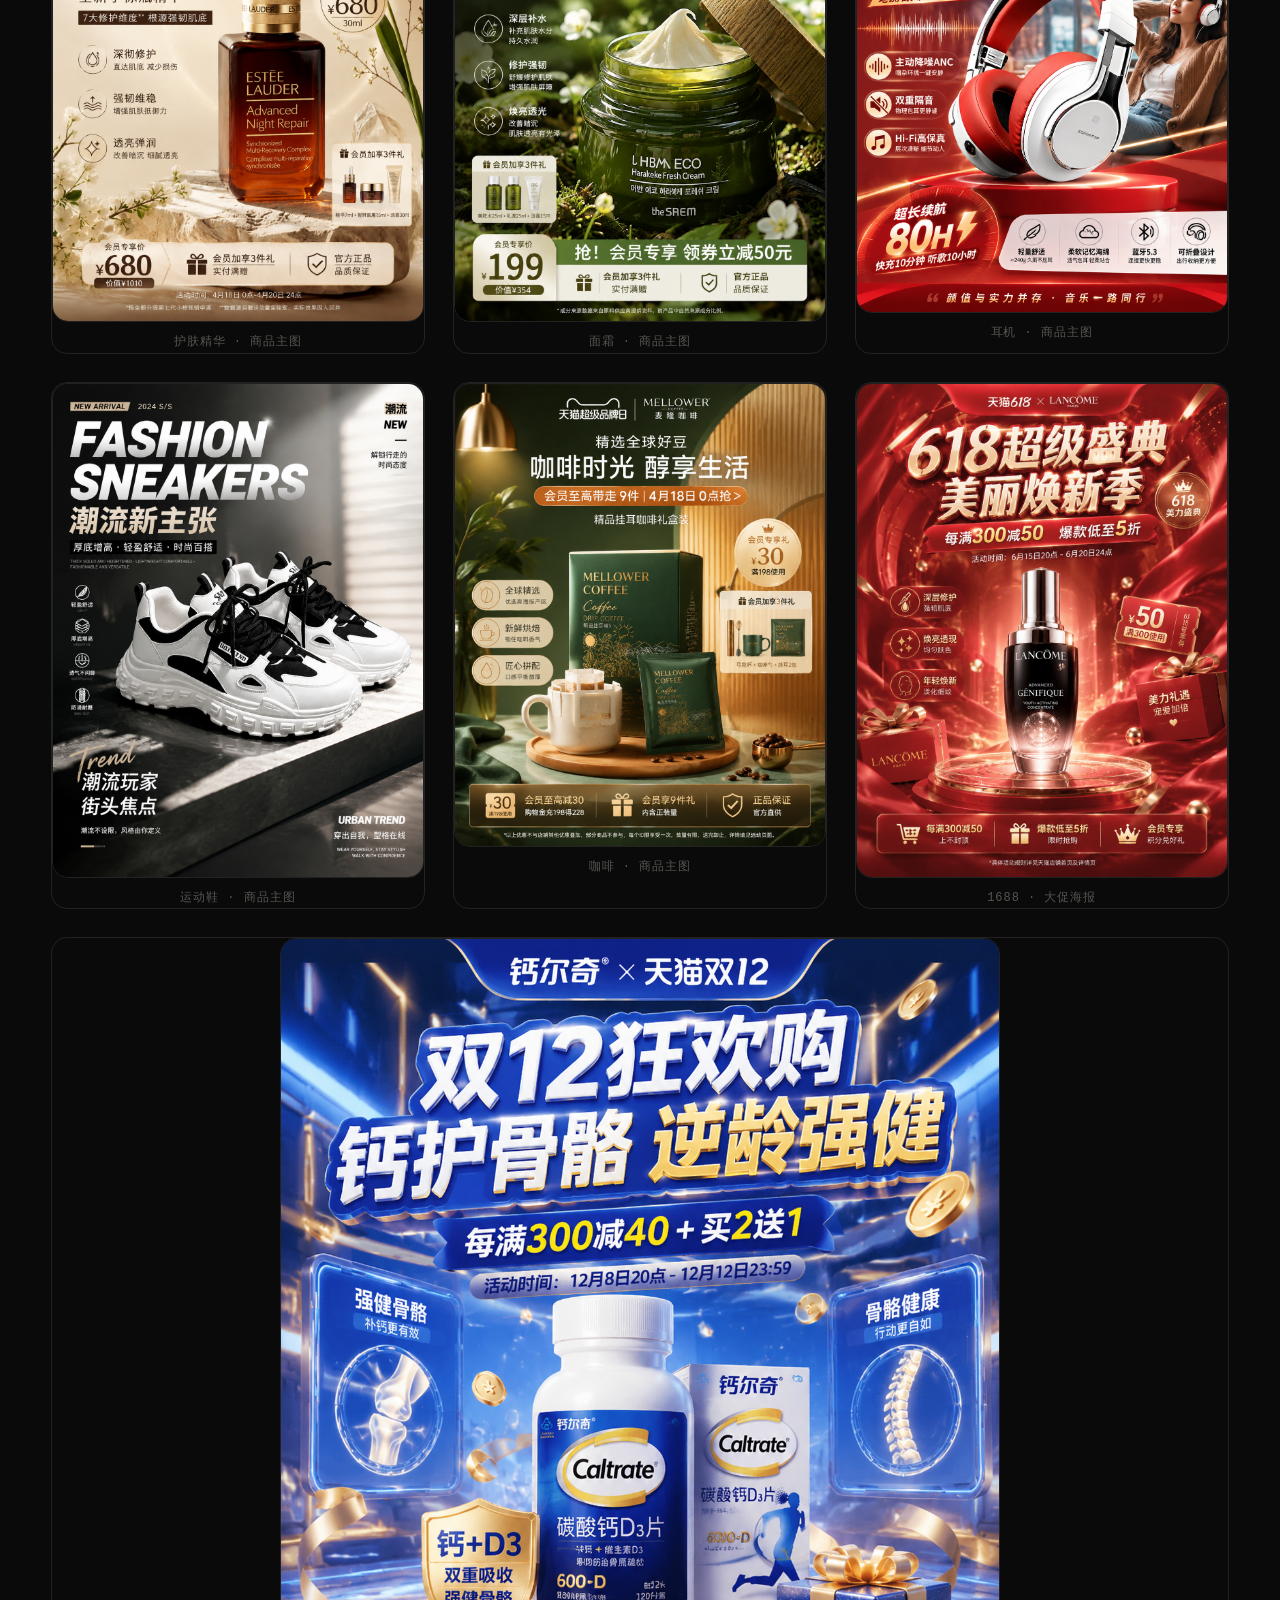
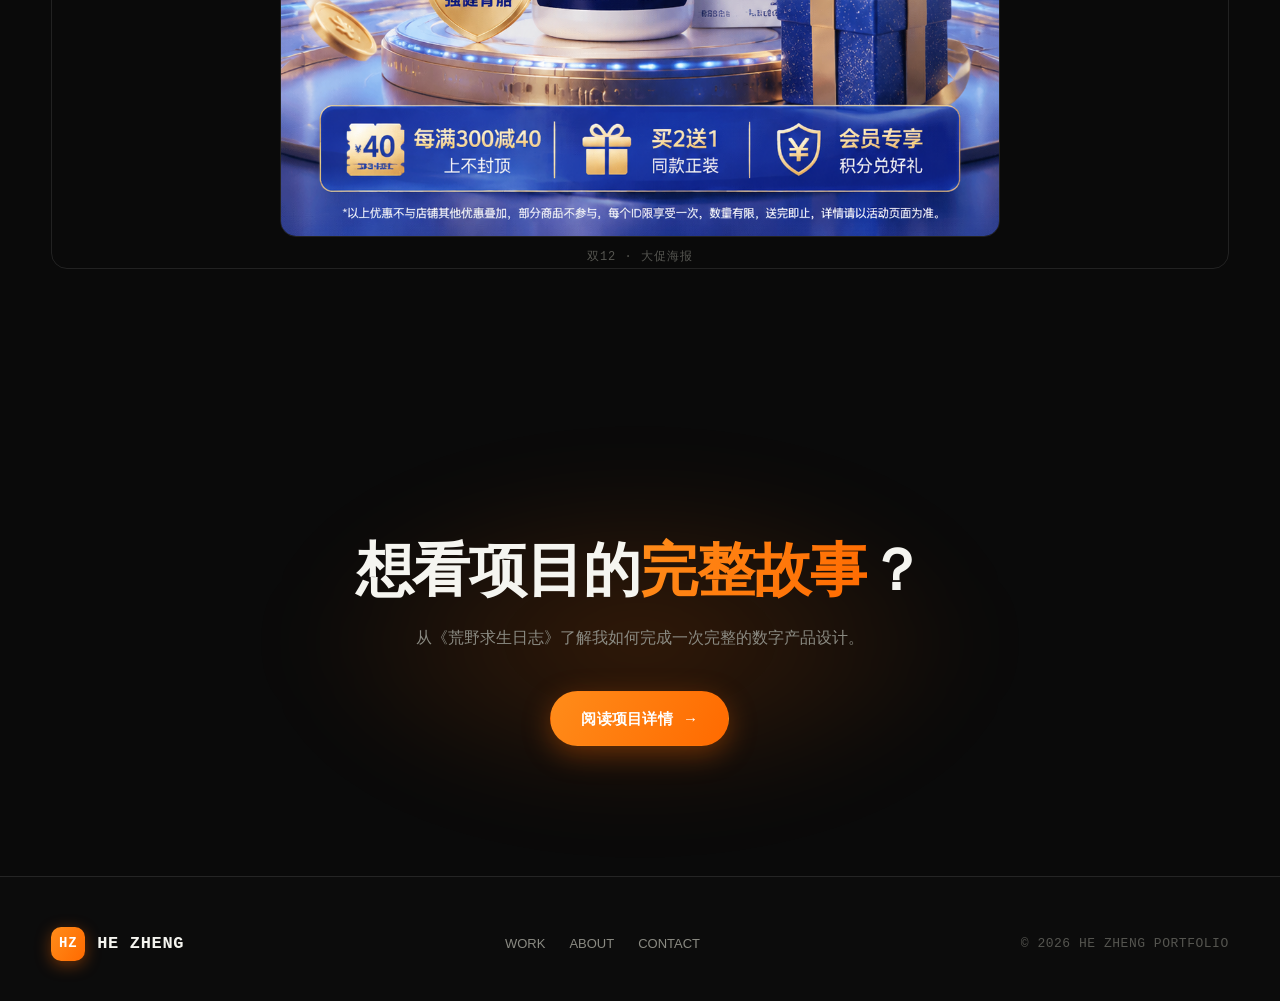
<file: work.html>
<!DOCTYPE html>
<html lang="zh-CN">
<head>
  <meta charset="UTF-8" />
  <meta name="viewport" content="width=device-width, initial-scale=1.0" />
  <title>Work — He Zheng Portfolio</title>
  <meta name="description" content="何峥的全部项目作品：AI应用、AIGC视觉、网页产品。" />
  <link rel="stylesheet" href="css/style.css" />
</head>
<body>

  <!-- 流动网格背景 -->
  <canvas class="bg-grid" id="bgGrid"></canvas>

  <!-- 导航 -->
  <header class="nav">
    <div class="container nav-inner">
      <a class="logo" href="index.html"><span class="logo-mark">HZ</span>HE ZHENG</a>
      <nav class="nav-links">
        <a href="index.html">HOME</a>
        <a href="work.html" class="active">WORK</a>
        <a href="about.html">ABOUT</a>
        <a href="contact.html">CONTACT</a>
      </nav>
      <button class="nav-toggle" aria-label="打开菜单"><span></span><span></span><span></span></button>
    </div>
  </header>

  <!-- 页面头 -->
  <section class="page-hero">
    <div class="container">
      <span class="crumb fade-up" style="--d:.1s">/ WORK — 项目作品</span>
      <h1 class="fade-up" style="--d:.2s">ALL <span class="text-gradient">PROJECTS</span></h1>
      <p class="fade-up" style="--d:.35s">三个核心项目与完整视觉产出，覆盖 AI 应用开发、AIGC 视觉创作与数字产品设计。</p>
    </div>
  </section>

  <!-- 项目列表 -->
  <section class="section" style="padding-top: 70px;">
    <div class="container">

      <!-- 分类筛选 -->
      <div class="filter-bar reveal">
        <button class="filter-btn active" data-filter="all">全部 ALL</button>
        <button class="filter-btn" data-filter="ai-app">AI Application</button>
        <button class="filter-btn" data-filter="aigc">AIGC Visual</button>
        <button class="filter-btn" data-filter="web-product">Web Product</button>
        <button class="filter-btn" data-filter="experiment">AI Experiment</button>
      </div>

      <div class="work-grid">
        <!-- 项目1：荒野求生日志 -->
        <a class="work-card work-item wide showing reveal" data-category="web-product" href="project-survival-log.html">
          <div class="work-thumb">
            <span class="work-cat">WEB PRODUCT</span>
            <img src="assets/survival/cover.png" alt="荒野求生日志 - 封面" />
          </div>
          <div class="work-body">
            <h3>荒野求生日志 <em style="font-style:normal;color:var(--dim);font-size:14px;">Wilderness Survival Log</em></h3>
            <p>网页互动生存游戏 · 通过事件选择、状态变化和时间推进机制，让玩家体验模拟生存过程。体现产品设计、UI设计、网页开发与交互逻辑。</p>
            <span class="work-link">查看详情 <span class="arrow">→</span></span>
          </div>
        </a>

        <!-- 项目2：AI生图网页 -->
        <a class="work-card work-item showing reveal" style="--d:.1s" data-category="ai-app" href="project-ai-image.html">
          <div class="work-thumb">
            <span class="work-cat">AI APPLICATION</span>
            <img src="assets/ai-image/sync-gen.png" alt="AI生图网页 - 同步生图界面" />
          </div>
          <div class="work-body">
            <h3>AI生图网页</h3>
            <p>AI应用网页 / 智能工具应用 · 调用 AI 图像生成模型 API，支持同步生成、异步任务处理与人物模板快速填充。</p>
            <span class="work-link">查看详情 <span class="arrow">→</span></span>
          </div>
        </a>

        <!-- 项目3：ComfyUI电商产品生成 -->
        <a class="work-card work-item showing reveal" style="--d:.18s" data-category="aigc" href="project-comfyui.html">
          <div class="work-thumb">
            <span class="work-cat">AIGC VISUAL</span>
            <img src="assets/comfyui/headphone.png" alt="ComfyUI电商产品生成 - 耳机主图" />
          </div>
          <div class="work-body">
            <h3>ComfyUI电商产品生成</h3>
            <p>AI视觉设计 / AIGC应用探索 · 利用 ComfyUI 搭建工作流，生成电商级产品主图与大促海报。</p>
            <span class="work-link">查看详情 <span class="arrow">→</span></span>
          </div>
        </a>
      </div>

      <div class="empty-note">
        <p style="font-size:17px;margin-bottom:8px;">AI Experiment 方向的项目正在筹备中</p>
        <p style="font-size:14px;">更多 AI 工具实验与在线 Demo 将陆续上线。</p>
      </div>

      <!-- AI生图网页 · 产出展示 -->
      <div class="work-item showing" data-category="ai-app" style="margin-top: 110px;">
        <div class="section-head reveal">
          <span class="section-tag">AI Application · 02</span>
          <h2 class="section-title" style="font-size: clamp(24px, 3vw, 34px);">AI生图网页 — 界面与生成结果</h2>
          <p class="section-sub">同步 / 异步两种生成模式：同步即时返回结果，异步通过任务轮询获取生成图片。</p>
        </div>
        <div class="img-duo reveal">
          <figure><img src="assets/ai-image/sync-image.png" alt="同步生图结果示例" /><figcaption>同步模式 · 生成结果</figcaption></figure>
          <figure><img src="assets/ai-image/async-image.png" alt="异步生图结果示例" /><figcaption>异步模式 · 生成结果</figcaption></figure>
        </div>
        <div class="img-duo reveal">
          <figure><img src="assets/ai-image/async-gen.png" alt="异步生图任务界面" /><figcaption>异步生图 · 任务界面</figcaption></figure>
          <figure><img src="assets/ai-image/home.png" alt="AI生图网页首页" /><figcaption>平台首页 · 品牌展示</figcaption></figure>
        </div>
      </div>

      <!-- ComfyUI · 产出展示 -->
      <div class="work-item showing" data-category="aigc" style="margin-top: 110px;">
        <div class="section-head reveal">
          <span class="section-tag">AIGC Visual · 03</span>
          <h2 class="section-title" style="font-size: clamp(24px, 3vw, 34px);">ComfyUI电商产品生成 — 视觉产出</h2>
          <p class="section-sub">Stable Diffusion + ControlNet 工作流：保持产品结构，控制场景与光线，输出商业摄影级素材。</p>
        </div>
        <div class="work-grid reveal" style="grid-template-columns: repeat(3, 1fr);">
          <figure class="img-single" style="margin:0;"><img src="assets/comfyui/serum.png" alt="护肤精华电商主图" /><figcaption>护肤精华 · 商品主图</figcaption></figure>
          <figure class="img-single" style="margin:0;"><img src="assets/comfyui/cream.png" alt="面霜电商主图" /><figcaption>面霜 · 商品主图</figcaption></figure>
          <figure class="img-single" style="margin:0;"><img src="assets/comfyui/headphone.png" alt="耳机电商主图" /><figcaption>耳机 · 商品主图</figcaption></figure>
          <figure class="img-single" style="margin:0;"><img src="assets/comfyui/sneaker.png" alt="运动鞋电商主图" /><figcaption>运动鞋 · 商品主图</figcaption></figure>
          <figure class="img-single" style="margin:0;"><img src="assets/comfyui/coffee.png" alt="咖啡电商主图" /><figcaption>咖啡 · 商品主图</figcaption></figure>
          <figure class="img-single" style="margin:0;"><img src="assets/comfyui/promo-168.png" alt="1688大促海报" /><figcaption>1688 · 大促海报</figcaption></figure>
        </div>
        <figure class="img-single reveal">
          <img src="assets/comfyui/promo-1212.png" alt="双12大促海报" style="max-width:720px;margin:0 auto;" />
          <figcaption>双12 · 大促海报</figcaption>
        </figure>
      </div>

    </div>
  </section>

  <!-- CTA -->
  <section class="cta-band">
    <div class="container reveal">
      <h2>想看项目的<span class="text-gradient">完整故事</span>？</h2>
      <p>从《荒野求生日志》了解我如何完成一次完整的数字产品设计。</p>
      <a class="btn btn-primary" href="project-survival-log.html">阅读项目详情 <span class="arrow">→</span></a>
    </div>
  </section>

  <!-- Footer -->
  <footer>
    <div class="container footer-inner">
      <a class="logo" href="index.html"><span class="logo-mark">HZ</span>HE ZHENG</a>
      <div class="footer-links">
        <a href="work.html">WORK</a>
        <a href="about.html">ABOUT</a>
        <a href="contact.html">CONTACT</a>
      </div>
      <div class="copy">© 2026 HE ZHENG PORTFOLIO</div>
    </div>
  </footer>

  <button class="back-top" aria-label="回到顶部">↑</button>
  <script src="js/main.js"></script>
</body>
</html>
</file>
<file: css/style.css>
/* ============================================================
   He Zheng Portfolio — 深色科技感作品集设计系统
   ============================================================ */

/* ---------- 1. 设计变量 ---------- */
:root {
  /* 黑白橙配色方案 — 全站唯一彩色为橙色 */
  --bg: #0a0a0a;
  --bg-soft: #141414;
  --surface: rgba(255, 255, 255, 0.04);
  --surface-hover: rgba(255, 255, 255, 0.07);
  --border: rgba(255, 255, 255, 0.1);
  --border-strong: rgba(255, 255, 255, 0.18);
  --text: #f5f5f0;
  --muted: #8a8a82;
  --dim: #555550;
  --accent: #ff6a00;          /* 强调橙 — 唯一彩色 */
  --accent-soft: rgba(255, 106, 0, 0.12);
  --gradient: linear-gradient(120deg, #ff8c1a, #ff6a00);
  --radius: 16px;
  --radius-sm: 10px;
  --nav-h: 72px;
  --font-sans: "Segoe UI", "PingFang SC", "HarmonyOS Sans SC", "Microsoft YaHei", sans-serif;
  --font-mono: "JetBrains Mono", "Cascadia Code", Consolas, monospace;
  --ease: cubic-bezier(0.22, 1, 0.36, 1);
}

/* ---------- 2. 基础重置 ---------- */
* { margin: 0; padding: 0; box-sizing: border-box; }

html { scroll-behavior: smooth; }

body {
  background: var(--bg);
  color: var(--text);
  font-family: var(--font-sans);
  font-size: 16px;
  line-height: 1.7;
  -webkit-font-smoothing: antialiased;
  overflow-x: hidden;
}

/* 流动网格背景 canvas */
.bg-grid {
  position: fixed;
  inset: 0;
  z-index: -2;
  pointer-events: none;
}

/* 噪点纹理叠加 */
body::after {
  content: "";
  position: fixed;
  inset: 0;
  z-index: -1;
  pointer-events: none;
  opacity: 0.035;
  background-image: url("data:image/svg+xml,%3Csvg viewBox='0 0 256 256' xmlns='http://www.w3.org/2000/svg'%3E%3Cfilter id='n'%3E%3CfeTurbulence type='fractalNoise' baseFrequency='0.85' numOctaves='4' stitchTiles='stitch'/%3E%3C/filter%3E%3Crect width='100%25' height='100%25' filter='url(%23n)'/%3E%3C/svg%3E");
}

img { max-width: 100%; display: block; }
a { color: inherit; text-decoration: none; }
ul { list-style: none; }
button { font-family: inherit; cursor: pointer; }

::selection { background: rgba(255, 106, 0, 0.45); color: #fff; }

/* 自定义滚动条 */
::-webkit-scrollbar { width: 10px; }
::-webkit-scrollbar-track { background: var(--bg); }
::-webkit-scrollbar-thumb { background: #23252f; border-radius: 8px; border: 2px solid var(--bg); }
::-webkit-scrollbar-thumb:hover { background: #34374a; }

/* ---------- 3. 通用布局 ---------- */
.container { width: min(1200px, 92%); margin: 0 auto; }

.section { padding: 110px 0; }
.section-head { margin-bottom: 56px; }

.section-tag {
  display: inline-flex; align-items: center; gap: 10px;
  font-family: var(--font-mono); font-size: 12px; letter-spacing: 0.22em;
  text-transform: uppercase; color: var(--accent); margin-bottom: 16px;
}
.section-tag::before {
  content: ""; width: 28px; height: 1px; background: var(--accent); opacity: 0.7;
}

.section-title {
  font-size: clamp(30px, 4vw, 46px); font-weight: 700;
  letter-spacing: -0.02em; line-height: 1.15;
}
.section-sub { color: var(--muted); margin-top: 14px; max-width: 620px; }

.text-gradient {
  background: var(--gradient);
  -webkit-background-clip: text; background-clip: text;
  -webkit-text-fill-color: transparent; color: transparent;
}

/* ---------- 4. 按钮 ---------- */
.btn {
  display: inline-flex; align-items: center; gap: 10px;
  padding: 14px 30px; border-radius: 999px;
  font-size: 15px; font-weight: 600; letter-spacing: 0.02em;
  border: 1px solid transparent;
  transition: transform 0.35s var(--ease), box-shadow 0.35s var(--ease),
              background 0.35s var(--ease), border-color 0.35s var(--ease);
}
.btn .arrow { transition: transform 0.35s var(--ease); }
.btn:hover .arrow { transform: translateX(4px); }

.btn-primary {
  background: var(--gradient); color: #fff;
  box-shadow: 0 8px 28px rgba(255, 106, 0, 0.35);
}
.btn-primary:hover { transform: translateY(-2px); box-shadow: 0 14px 40px rgba(255, 106, 0, 0.5); }

.btn-ghost {
  border-color: var(--border-strong); color: var(--text); background: transparent;
}
.btn-ghost:hover {
  border-color: var(--accent); color: var(--accent);
  transform: translateY(-2px); box-shadow: 0 10px 30px rgba(255, 140, 26, 0.12);
}

/* ---------- 5. 导航栏 ---------- */
.nav {
  position: fixed; inset: 0 0 auto 0; z-index: 100;
  height: var(--nav-h);
  background: rgba(10, 10, 10, 0.85);
  backdrop-filter: blur(12px); -webkit-backdrop-filter: blur(12px);
  border-bottom: 1px solid var(--border);
  transition: border-color 0.4s var(--ease), background 0.4s var(--ease);
}
.nav.scrolled { border-bottom-color: var(--border-strong); background: rgba(10, 10, 10, 0.95); }

.nav-inner {
  height: 100%; display: flex; align-items: center; justify-content: space-between;
}

.logo {
  display: flex; align-items: center; gap: 12px;
  font-family: var(--font-mono); font-weight: 700; font-size: 17px; letter-spacing: 0.04em;
}
.logo-mark {
  width: 34px; height: 34px; border-radius: 10px;
  background: var(--gradient); color: #fff;
  display: grid; place-items: center; font-size: 14px;
  box-shadow: 0 4px 16px rgba(255, 106, 0, 0.4);
}

.nav-links { display: flex; align-items: center; gap: 8px; }
.nav-links a {
  position: relative; padding: 8px 16px; font-size: 14px; color: var(--muted);
  letter-spacing: 0.06em; transition: color 0.3s;
}
.nav-links a::after {
  content: ""; position: absolute; left: 16px; right: 16px; bottom: 2px; height: 1px;
  background: var(--gradient); transform: scaleX(0); transform-origin: left;
  transition: transform 0.35s var(--ease);
}
.nav-links a:hover, .nav-links a.active { color: var(--text); }
.nav-links a:hover::after, .nav-links a.active::after { transform: scaleX(1); }

.nav-toggle {
  display: none; width: 40px; height: 40px; border: 1px solid var(--border);
  border-radius: 10px; background: transparent; position: relative;
}
.nav-toggle span {
  position: absolute; left: 10px; right: 10px; height: 2px; border-radius: 2px;
  background: var(--text); transition: 0.35s var(--ease);
}
.nav-toggle span:nth-child(1) { top: 13px; }
.nav-toggle span:nth-child(2) { top: 19px; }
.nav-toggle span:nth-child(3) { top: 25px; }
.nav-toggle.open span:nth-child(1) { top: 19px; transform: rotate(45deg); }
.nav-toggle.open span:nth-child(2) { opacity: 0; }
.nav-toggle.open span:nth-child(3) { top: 19px; transform: rotate(-45deg); }

/* ---------- 6. Hero ---------- */
.hero {
  min-height: 100vh;
  display: flex; align-items: center;
  padding: calc(var(--nav-h) + 60px) 0 80px;
  position: relative;
}
.hero-grid {
  display: grid; grid-template-columns: 1.05fr 0.95fr;
  gap: 60px; align-items: center;
}
.hero-status {
  display: inline-flex; align-items: center; gap: 10px;
  font-family: var(--font-mono); font-size: 12px; letter-spacing: 0.18em;
  color: var(--muted); border: 1px solid var(--border);
  padding: 8px 18px; border-radius: 999px; margin-bottom: 28px;
  background: var(--surface);
}
.hero-status .dot {
  width: 8px; height: 8px; border-radius: 50%; background: #3ddc84;
  box-shadow: 0 0 12px #3ddc84; animation: pulse 2s infinite;
}
@keyframes pulse { 50% { opacity: 0.4; } }

.hero-title {
  font-size: clamp(52px, 8vw, 96px);
  font-weight: 800; letter-spacing: -0.03em; line-height: 1.02;
  text-transform: uppercase;
}
.hero-roles {
  display: flex; flex-wrap: wrap; gap: 10px; margin: 26px 0 22px;
}
.hero-roles span {
  font-family: var(--font-mono); font-size: 13px; letter-spacing: 0.1em;
  padding: 8px 18px; border-radius: 999px;
  border: 1px solid var(--border-strong); color: var(--text);
  background: var(--surface);
}
.hero-desc { color: var(--muted); max-width: 520px; font-size: 17px; }
.hero-actions { display: flex; gap: 16px; margin-top: 40px; flex-wrap: wrap; }

.hero-visual { position: relative; }
.hero-visual .frame {
  position: relative; border-radius: 20px; overflow: hidden;
  border: 1px solid var(--border-strong);
  box-shadow: 0 30px 80px rgba(0, 0, 0, 0.6), 0 0 60px rgba(255, 106, 0, 0.18);
  transform: rotate(1.5deg);
  transition: transform 0.6s var(--ease);
}
.hero-visual:hover .frame { transform: rotate(0deg) scale(1.01); }
.hero-visual img { width: 100%; aspect-ratio: 4 / 3; object-fit: cover; }
.hero-visual .frame::after {
  content: ""; position: absolute; inset: 0;
  background: linear-gradient(200deg, rgba(255, 140, 26, 0.12), transparent 40%, rgba(255, 106, 0, 0.18));
  pointer-events: none;
}
.hero-visual .float-chip {
  position: absolute; font-family: var(--font-mono); font-size: 12px;
  letter-spacing: 0.08em; color: var(--text);
  background: rgba(10, 12, 18, 0.85); border: 1px solid var(--border-strong);
  padding: 10px 16px; border-radius: 12px;
  backdrop-filter: blur(8px);
  animation: float 5s ease-in-out infinite;
}
.hero-visual .chip-1 { top: -18px; right: 24px; }
.hero-visual .chip-2 { bottom: -16px; left: -14px; animation-delay: -2.5s; }
@keyframes float { 50% { transform: translateY(-10px); } }

.scroll-hint {
  position: absolute; bottom: 28px; left: 50%; transform: translateX(-50%);
  display: flex; flex-direction: column; align-items: center; gap: 8px;
  color: var(--dim); font-family: var(--font-mono); font-size: 11px; letter-spacing: 0.3em;
}
.scroll-hint .line {
  width: 1px; height: 44px;
  background: linear-gradient(var(--accent), transparent);
  animation: drop 1.8s var(--ease) infinite;
}
@keyframes drop { 0% { transform: scaleY(0); transform-origin: top; } 45% { transform: scaleY(1); transform-origin: top; } 55% { transform: scaleY(1); transform-origin: bottom; } 100% { transform: scaleY(0); transform-origin: bottom; } }

/* ---------- 7. 页面通用头图（子页面） ---------- */
.page-hero {
  padding: calc(var(--nav-h) + 90px) 0 70px;
  border-bottom: 1px solid var(--border);
  position: relative; overflow: hidden;
}
.page-hero .crumb {
  font-family: var(--font-mono); font-size: 12px; letter-spacing: 0.2em;
  color: var(--accent); text-transform: uppercase; margin-bottom: 18px;
  display: block;
}
.page-hero h1 {
  font-size: clamp(40px, 6vw, 72px); font-weight: 800;
  letter-spacing: -0.02em; line-height: 1.05; text-transform: uppercase;
}
.page-hero p { color: var(--muted); margin-top: 18px; max-width: 640px; font-size: 17px; }

/* ---------- 8. 能力卡片区 ---------- */
.cap-grid {
  display: grid; grid-template-columns: repeat(3, 1fr); gap: 24px;
}
.cap-card {
  position: relative; padding: 36px 30px;
  background: var(--surface); border: 1px solid var(--border);
  border-radius: var(--radius); overflow: hidden;
  transition: transform 0.45s var(--ease), border-color 0.45s, background 0.45s;
}
.cap-card::before {
  content: ""; position: absolute; inset: 0;
  background: radial-gradient(360px 200px at 50% -20%, rgba(255, 106, 0, 0.16), transparent 70%);
  opacity: 0; transition: opacity 0.45s;
}
.cap-card:hover { transform: translateY(-6px); border-color: var(--border-strong); background: var(--surface-hover); }
.cap-card:hover::before { opacity: 1; }
.cap-num {
  font-family: var(--font-mono); font-size: 13px; color: var(--accent);
  letter-spacing: 0.2em; display: block; margin-bottom: 40px;
}
.cap-card h3 { font-size: 20px; margin-bottom: 12px; letter-spacing: -0.01em; }
.cap-card p { color: var(--muted); font-size: 14.5px; }
.cap-card .cap-icon { font-size: 26px; margin-bottom: 18px; display: block; }

/* ---------- 9. 项目卡片 ---------- */
.work-grid { display: grid; grid-template-columns: repeat(3, 1fr); gap: 28px; counter-reset: work; }
.work-card {
  position: relative; display: flex; flex-direction: column;
  background: var(--surface); border: 1px solid var(--border);
  border-radius: var(--radius); overflow: hidden;
  transition: transform 0.5s var(--ease), border-color 0.4s, box-shadow 0.5s var(--ease);
  counter-increment: work;
}
/* 大号半透明编号（杂志感） */
.work-card::before {
  content: counter(work, decimal-leading-zero);
  position: absolute; top: -10px; right: 16px; z-index: 3;
  font-family: var(--font-mono); font-size: 80px; font-weight: 800;
  color: rgba(255, 255, 255, 0.04);
  line-height: 1; pointer-events: none;
  transition: color 0.4s var(--ease);
}
.work-card:hover::before { color: rgba(255, 106, 0, 0.12); }
.work-card:hover {
  transform: translateY(-8px);
  border-color: rgba(255, 106, 0, 0.45);
  box-shadow: 0 24px 60px rgba(0, 0, 0, 0.5), 0 0 40px rgba(255, 106, 0, 0.12);
}
.work-thumb { position: relative; overflow: hidden; aspect-ratio: 16 / 10; }
.work-thumb img {
  width: 100%; height: 100%; object-fit: cover;
  transition: transform 0.8s var(--ease), filter 0.5s;
  filter: saturate(0.92);
}
.work-card:hover .work-thumb img { transform: scale(1.06); filter: saturate(1.05); }
.work-thumb::after {
  content: ""; position: absolute; inset: 0;
  background: linear-gradient(180deg, transparent 55%, rgba(5, 6, 10, 0.55));
}
.work-cat {
  position: absolute; top: 14px; left: 14px; z-index: 2;
  font-family: var(--font-mono); font-size: 11px; letter-spacing: 0.12em;
  padding: 6px 12px; border-radius: 999px;
  background: rgba(5, 6, 10, 0.7); border: 1px solid var(--border-strong);
  color: var(--accent); backdrop-filter: blur(6px);
}
.work-body { padding: 24px; display: flex; flex-direction: column; gap: 10px; flex: 1; }
.work-body h3 { font-size: 19px; letter-spacing: -0.01em; }
.work-body p { color: var(--muted); font-size: 14px; flex: 1; }
.work-link {
  display: inline-flex; align-items: center; gap: 8px;
  font-family: var(--font-mono); font-size: 13px; letter-spacing: 0.08em;
  color: var(--text); margin-top: 6px;
}
.work-link .arrow { transition: transform 0.35s var(--ease); }
.work-card:hover .work-link { color: var(--accent); }
.work-card:hover .work-link .arrow { transform: translateX(5px); }

/* 精选项目大卡（首页第一张） */
.work-card.wide { grid-column: span 2; }
.work-card.wide .work-thumb { aspect-ratio: 16 / 9; }

/* ---------- 10. 跑马灯 ---------- */
.marquee {
  border-top: 1px solid var(--border); border-bottom: 1px solid var(--border);
  padding: 22px 0; overflow: hidden; background: rgba(255, 255, 255, 0.015);
}
.marquee-track {
  display: flex; gap: 56px; width: max-content;
  animation: marquee 30s linear infinite;
  font-family: var(--font-mono); font-size: 14px; letter-spacing: 0.22em;
  color: var(--dim); text-transform: uppercase; white-space: nowrap;
}
.marquee-track span i { color: var(--accent); font-style: normal; margin-right: 56px; }
@keyframes marquee { to { transform: translateX(-50%); } }

/* ---------- 11. Work 筛选器 ---------- */
.filter-bar {
  display: flex; flex-wrap: wrap; gap: 10px; margin-bottom: 48px;
}
.filter-btn {
  padding: 10px 22px; border-radius: 999px;
  border: 1px solid var(--border-strong); background: transparent;
  color: var(--muted); font-size: 14px; letter-spacing: 0.03em;
  font-family: var(--font-mono);
  transition: all 0.35s var(--ease);
}
.filter-btn:hover { color: var(--text); border-color: var(--accent); }
.filter-btn.active {
  background: var(--gradient); border-color: transparent; color: #fff;
  box-shadow: 0 6px 20px rgba(255, 106, 0, 0.35);
}
.work-item { transition: opacity 0.4s var(--ease), transform 0.4s var(--ease); }
.work-item.hide { display: none; }
.work-item.showing { animation: fadeIn 0.5s var(--ease); }
@keyframes fadeIn { from { opacity: 0; transform: translateY(16px); } }

.empty-note {
  display: none; padding: 60px 30px; text-align: center;
  border: 1px dashed var(--border-strong); border-radius: var(--radius);
  color: var(--muted);
}
.empty-note.show { display: block; animation: fadeIn 0.5s var(--ease); }

/* ---------- 12. 项目详情页 ---------- */
.project-hero { padding: calc(var(--nav-h) + 80px) 0 60px; }
.project-hero .tags { display: flex; flex-wrap: wrap; gap: 10px; margin: 24px 0; }
.project-hero .tags span {
  font-family: var(--font-mono); font-size: 12px; letter-spacing: 0.1em;
  padding: 7px 16px; border-radius: 999px;
  border: 1px solid var(--border-strong); color: var(--accent);
  background: var(--surface);
}
.project-meta {
  display: grid; grid-template-columns: repeat(4, 1fr); gap: 1px;
  background: var(--border); border: 1px solid var(--border);
  border-radius: var(--radius); overflow: hidden; margin-top: 40px;
}
.project-meta div { background: var(--bg-soft); padding: 20px 24px; }
.project-meta dt {
  font-family: var(--font-mono); font-size: 11px; letter-spacing: 0.2em;
  text-transform: uppercase; color: var(--dim); margin-bottom: 8px;
}
.project-meta dd { font-size: 15px; }

.project-cover {
  border-radius: 20px; overflow: hidden; border: 1px solid var(--border-strong);
  margin: 60px 0; box-shadow: 0 30px 80px rgba(0, 0, 0, 0.55);
}
.project-cover img { width: 100%; }

.project-layout {
  display: grid; grid-template-columns: 220px 1fr; gap: 70px;
  align-items: start;
}
.toc {
  position: sticky; top: calc(var(--nav-h) + 40px);
  border-left: 1px solid var(--border); padding-left: 24px;
}
.toc-title {
  font-family: var(--font-mono); font-size: 11px; letter-spacing: 0.25em;
  text-transform: uppercase; color: var(--dim); margin-bottom: 18px;
}
.toc a {
  display: block; padding: 7px 0; font-size: 14px; color: var(--muted);
  border-left: 2px solid transparent; margin-left: -25px; padding-left: 23px;
  transition: color 0.3s, border-color 0.3s;
}
.toc a:hover, .toc a.active { color: var(--text); border-left-color: var(--accent); }

.project-section { margin-bottom: 90px; scroll-margin-top: calc(var(--nav-h) + 30px); }
.project-section .num {
  font-family: var(--font-mono); font-size: 13px; color: var(--accent);
  letter-spacing: 0.2em; display: block; margin-bottom: 12px;
}
.project-section h2 {
  font-size: clamp(26px, 3vw, 36px); letter-spacing: -0.01em;
  margin-bottom: 22px;
}
.project-section p { color: var(--muted); margin-bottom: 16px; max-width: 760px; }
.project-section p strong { color: var(--text); font-weight: 600; }

.img-duo { display: grid; grid-template-columns: 1fr 1fr; gap: 20px; margin: 28px 0; }
.img-single { margin: 28px 0; border-radius: var(--radius); overflow: hidden; border: 1px solid var(--border); }
.img-duo img, .img-single img { width: 100%; border-radius: var(--radius); border: 1px solid var(--border); transition: transform 0.6s var(--ease); }
.img-duo img:hover, .img-single img:hover { transform: scale(1.015); }
.img-duo figcaption, .img-single figcaption {
  font-family: var(--font-mono); font-size: 12px; color: var(--dim);
  letter-spacing: 0.08em; margin-top: 10px; text-align: center;
}

/* 流程步骤 */
.flow-steps { display: grid; grid-template-columns: repeat(4, 1fr); gap: 16px; margin: 28px 0; }
.flow-step {
  padding: 22px 20px; border: 1px solid var(--border); border-radius: var(--radius-sm);
  background: var(--surface); position: relative;
  transition: transform 0.4s var(--ease), border-color 0.4s;
}
.flow-step:hover { transform: translateY(-4px); border-color: rgba(255, 140, 26, 0.4); }
.flow-step .step-num {
  font-family: var(--font-mono); font-size: 12px; color: var(--accent); letter-spacing: 0.15em;
}
.flow-step h4 { font-size: 15px; margin: 10px 0 6px; }
.flow-step p { font-size: 13px; margin: 0; }

/* 技术清单 */
.tech-list { display: flex; flex-wrap: wrap; gap: 10px; margin: 24px 0; }
.tech-list span {
  font-family: var(--font-mono); font-size: 13px; padding: 9px 18px;
  border-radius: 999px; border: 1px solid var(--border-strong); color: var(--text);
  background: var(--surface); transition: border-color 0.3s, color 0.3s;
}
.tech-list span:hover { border-color: var(--accent); color: var(--accent); }

/* 上下项目导航 */
.project-nav {
  display: grid; grid-template-columns: 1fr 1fr; gap: 20px;
  border-top: 1px solid var(--border); padding: 50px 0 90px;
}
.project-nav a {
  padding: 28px 30px; border: 1px solid var(--border); border-radius: var(--radius);
  background: var(--surface); transition: border-color 0.4s, transform 0.4s var(--ease);
}
.project-nav a:hover { border-color: rgba(255, 106, 0, 0.5); transform: translateY(-4px); }
.project-nav a.next { text-align: right; }
.project-nav .label {
  font-family: var(--font-mono); font-size: 11px; letter-spacing: 0.2em;
  text-transform: uppercase; color: var(--dim); display: block; margin-bottom: 10px;
}
.project-nav .name { font-size: 17px; font-weight: 600; }

/* ---------- 13. About 页面 ---------- */
.about-grid {
  display: grid; grid-template-columns: 380px 1fr; gap: 70px; align-items: start;
}
.about-avatar {
  position: relative; border-radius: 20px; overflow: hidden;
  border: 1px solid var(--border-strong);
  aspect-ratio: 4 / 5;
  background:
    radial-gradient(340px 260px at 70% 20%, rgba(255, 140, 26, 0.2), transparent 65%),
    radial-gradient(340px 300px at 20% 85%, rgba(255, 106, 0, 0.28), transparent 65%),
    var(--bg-soft);
  display: grid; place-items: center;
}
.about-avatar .mono {
  font-size: 96px; font-weight: 800; letter-spacing: -0.04em;
  background: var(--gradient); -webkit-background-clip: text; background-clip: text;
  -webkit-text-fill-color: transparent;
}
.about-avatar .role {
  position: absolute; bottom: 22px; left: 0; right: 0; text-align: center;
  font-family: var(--font-mono); font-size: 12px; letter-spacing: 0.25em;
  color: var(--muted); text-transform: uppercase;
}
.about-block { margin-bottom: 52px; }
.about-block h2 {
  font-size: 24px; margin-bottom: 18px; display: flex; align-items: center; gap: 14px;
}
.about-block h2::before {
  content: ""; width: 26px; height: 2px; background: var(--gradient); border-radius: 2px;
}
.about-block p { color: var(--muted); margin-bottom: 14px; max-width: 720px; }

.skill-grid { display: grid; grid-template-columns: repeat(4, 1fr); gap: 16px; }
.skill-card {
  padding: 24px 18px; text-align: center;
  border: 1px solid var(--border); border-radius: var(--radius-sm);
  background: var(--surface);
  transition: transform 0.4s var(--ease), border-color 0.4s, background 0.4s;
}
.skill-card:hover {
  transform: translateY(-5px); border-color: rgba(255, 106, 0, 0.5);
  background: var(--surface-hover);
}
.skill-card .ico { font-size: 22px; display: block; margin-bottom: 12px; }
.skill-card h4 { font-size: 14px; font-weight: 600; }

.tool-cloud { display: flex; flex-wrap: wrap; gap: 10px; }
.tool-cloud span {
  font-family: var(--font-mono); font-size: 13px; padding: 9px 20px;
  border-radius: 999px; border: 1px solid var(--border-strong); color: var(--muted);
  transition: all 0.3s var(--ease);
}
.tool-cloud span:hover { color: #fff; border-color: var(--accent); box-shadow: 0 0 18px rgba(255, 140, 26, 0.18); }

/* ---------- 14. Contact 页面 ---------- */
.contact-grid { display: grid; grid-template-columns: 1fr 1.1fr; gap: 70px; }
.contact-item {
  display: flex; align-items: center; gap: 18px;
  padding: 24px; border: 1px solid var(--border); border-radius: var(--radius);
  background: var(--surface); margin-bottom: 16px;
  transition: border-color 0.4s, transform 0.4s var(--ease);
}
.contact-item:hover { border-color: rgba(255, 140, 26, 0.4); transform: translateX(6px); }
.contact-item .ico {
  width: 46px; height: 46px; border-radius: 12px; flex-shrink: 0;
  display: grid; place-items: center; font-size: 20px;
  background: rgba(255, 106, 0, 0.12); border: 1px solid rgba(255, 106, 0, 0.3);
}
.contact-item .info .label {
  font-family: var(--font-mono); font-size: 11px; letter-spacing: 0.2em;
  text-transform: uppercase; color: var(--dim); display: block; margin-bottom: 4px;
}
.contact-item .info .val { font-size: 15px; }
.contact-item .info .val em {
  font-style: normal; font-size: 12px; color: var(--dim); margin-left: 8px;
}

.contact-form {
  padding: 40px; border: 1px solid var(--border); border-radius: 20px;
  background: var(--surface);
}
.form-field { margin-bottom: 22px; }
.form-field label {
  display: block; font-family: var(--font-mono); font-size: 12px;
  letter-spacing: 0.15em; text-transform: uppercase; color: var(--muted); margin-bottom: 10px;
}
.form-field input, .form-field textarea {
  width: 100%; padding: 15px 18px; border-radius: var(--radius-sm);
  border: 1px solid var(--border-strong); background: rgba(5, 6, 10, 0.6);
  color: var(--text); font-size: 15px; font-family: inherit; outline: none;
  transition: border-color 0.3s, box-shadow 0.3s;
}
.form-field input:focus, .form-field textarea:focus {
  border-color: var(--accent); box-shadow: 0 0 0 3px rgba(255, 106, 0, 0.15);
}
.form-field textarea { min-height: 140px; resize: vertical; }
.form-toast {
  display: none; margin-top: 18px; padding: 14px 18px; border-radius: var(--radius-sm);
  background: rgba(61, 220, 132, 0.1); border: 1px solid rgba(61, 220, 132, 0.4);
  color: #3ddc84; font-size: 14px;
}
.form-toast.show { display: block; animation: fadeIn 0.4s var(--ease); }

/* ---------- 15. CTA 区块 ---------- */
.cta-band { text-align: center; padding: 130px 0; position: relative; overflow: hidden; }
.cta-band::before {
  content: ""; position: absolute; left: 50%; top: 50%; transform: translate(-50%, -50%);
  width: 700px; height: 340px; border-radius: 50%;
  background: radial-gradient(closest-side, rgba(255, 106, 0, 0.18), transparent);
  filter: blur(40px); pointer-events: none;
}
.cta-band h2 {
  font-size: clamp(34px, 5vw, 58px); font-weight: 800;
  letter-spacing: -0.02em; line-height: 1.15; margin-bottom: 20px;
}
.cta-band p { color: var(--muted); margin-bottom: 40px; }

/* ---------- 16. Footer ---------- */
footer {
  border-top: 1px solid var(--border); padding: 50px 0 40px;
  background: rgba(255, 255, 255, 0.012);
}
.footer-inner {
  display: flex; align-items: center; justify-content: space-between; gap: 20px; flex-wrap: wrap;
}
.footer-inner .copy { color: var(--dim); font-size: 13px; font-family: var(--font-mono); letter-spacing: 0.04em; }
.footer-links { display: flex; gap: 24px; }
.footer-links a { color: var(--muted); font-size: 13px; transition: color 0.3s; }
.footer-links a:hover { color: var(--accent); }

/* 回到顶部 */
.back-top {
  position: fixed; right: 28px; bottom: 28px; z-index: 90;
  width: 46px; height: 46px; border-radius: 12px;
  border: 1px solid var(--border-strong); background: rgba(10, 12, 18, 0.85);
  color: var(--text); font-size: 18px; backdrop-filter: blur(8px);
  opacity: 0; pointer-events: none; transform: translateY(12px);
  transition: all 0.4s var(--ease);
}
.back-top.show { opacity: 1; pointer-events: auto; transform: translateY(0); }
.back-top:hover { border-color: var(--accent); color: var(--accent); }

/* ---------- 17. 滚动进入动画 ---------- */
.reveal {
  opacity: 0; transform: translateY(34px);
  transition: opacity 0.9s var(--ease), transform 0.9s var(--ease);
  transition-delay: var(--d, 0s);
  will-change: opacity, transform;
}
.reveal.visible { opacity: 1; transform: translateY(0); }

/* 首屏入场 */
.fade-up { opacity: 0; transform: translateY(28px); animation: heroUp 1s var(--ease) forwards; animation-delay: var(--d, 0s); }
@keyframes heroUp { to { opacity: 1; transform: translateY(0); } }

/* ---------- 18. 响应式 ---------- */
@media (max-width: 1024px) {
  .hero-grid { grid-template-columns: 1fr; gap: 48px; }
  .hero-visual { max-width: 560px; }
  .cap-grid { grid-template-columns: 1fr; }
  .work-grid { grid-template-columns: repeat(2, 1fr); }
  .work-card.wide { grid-column: span 2; }
  .project-layout { grid-template-columns: 1fr; gap: 40px; }
  .toc { position: static; border-left: none; padding-left: 0; display: flex; flex-wrap: wrap; gap: 4px 20px; }
  .toc a { margin-left: 0; padding-left: 0; border-left: none; }
  .toc a.active { color: var(--accent); }
  .about-grid { grid-template-columns: 1fr; }
  .about-avatar { max-width: 340px; }
  .contact-grid { grid-template-columns: 1fr; }
  .skill-grid { grid-template-columns: repeat(2, 1fr); }
  .flow-steps { grid-template-columns: repeat(2, 1fr); }
  .project-meta { grid-template-columns: repeat(2, 1fr); }
}

@media (max-width: 680px) {
  .section { padding: 80px 0; }
  .nav-links {
    position: fixed; inset: var(--nav-h) 0 auto 0;
    flex-direction: column; align-items: stretch; gap: 0;
    background: rgba(5, 6, 10, 0.96); backdrop-filter: blur(20px);
    border-bottom: 1px solid var(--border);
    padding: 12px 6%;
    transform: translateY(-8px); opacity: 0; pointer-events: none;
    transition: opacity 0.35s var(--ease), transform 0.35s var(--ease);
  }
  .nav-links.open { opacity: 1; transform: translateY(0); pointer-events: auto; }
  .nav-links a { padding: 16px 4px; border-bottom: 1px solid var(--border); font-size: 15px; }
  .nav-links a::after { display: none; }
  .nav-toggle { display: block; }
  .work-grid { grid-template-columns: 1fr; }
  .work-card.wide { grid-column: span 1; }
  .img-duo { grid-template-columns: 1fr; }
  .project-nav { grid-template-columns: 1fr; }
  .project-nav a.next { text-align: left; }
  .hero-actions .btn { width: 100%; justify-content: center; }
  .scroll-hint { display: none; }
}

/* ---------- 19. 增强体验：动效 · 视差 · 页面过渡 ---------- */

/* 页面 3D 翻转过渡（View Transitions API；不支持的浏览器自动退化为普通跳转） */
@view-transition { navigation: auto; }

::view-transition-old(root),
::view-transition-new(root) {
  animation-duration: 0.55s;
  animation-timing-function: var(--ease);
  animation-fill-mode: both;
}
::view-transition-old(root) { animation-name: vtOut; }
::view-transition-new(root) { animation-name: vtIn; }
@keyframes vtOut { to { opacity: 0; transform: perspective(1200px) rotateY(-16deg) translateX(-40px); } }
@keyframes vtIn { from { opacity: 0; transform: perspective(1200px) rotateY(16deg) translateX(40px); } }

/* 顶部滚动进度条（元素由 JS 注入） */
.scroll-progress {
  position: fixed; top: 0; left: 0; z-index: 300;
  height: 2px; width: 0;
  background: var(--gradient);
  box-shadow: 0 0 10px rgba(255, 106, 0, 0.55);
}

/* 跑马灯 hover 暂停 */
.marquee:hover .marquee-track { animation-play-state: paused; }

/* 背景光晕缓漂（叠加层，不改动原有背景） */
body::before {
  content: ""; position: fixed; inset: -12%; z-index: -3; pointer-events: none;
  background:
    radial-gradient(1000px 500px at 72% 38%, rgba(255, 106, 0, 0.09), transparent 60%),
    radial-gradient(820px 440px at 14% 72%, rgba(255, 140, 26, 0.06), transparent 55%);
  animation: glowDrift 36s ease-in-out infinite alternate;
}
@keyframes glowDrift {
  from { transform: translate3d(-1.6%, -1.2%, 0); }
  to   { transform: translate3d(1.8%, 1.6%, 0); }
}

/* 流程步骤 hover 光晕（与能力卡片同语言） */
.flow-step { overflow: hidden; }
.flow-step::before {
  content: ""; position: absolute; inset: 0;
  background: radial-gradient(360px 200px at 50% -20%, rgba(255, 106, 0, 0.16), transparent 70%);
  opacity: 0; transition: opacity 0.45s; pointer-events: none;
}
.flow-step:hover::before { opacity: 1; }

/* 项目卡片图片扫光 */
.work-thumb::before {
  content: ""; position: absolute; top: -10%; bottom: -10%; left: -75%; width: 55%; z-index: 1;
  background: linear-gradient(105deg, transparent, rgba(255, 255, 255, 0.13), transparent);
  transform: skewX(-18deg);
  transition: left 0.85s var(--ease);
  pointer-events: none;
}
.work-card:hover .work-thumb::before { left: 125%; }

/* Hero 视差底图（JS 驱动位移） */
.hero-visual .frame img {
  transform: scale(1.07);
  transition: transform 0.3s ease-out;
  will-change: transform;
}

/* Hero 标题逐字入场（JS 拆分字符） */
.hero-title .char {
  display: inline-block; white-space: pre;
  opacity: 0; transform: translateY(0.65em) rotate(6deg);
  animation: charUp 0.7s var(--ease) forwards;
  animation-delay: var(--cd, 0s);
}
@keyframes charUp { to { opacity: 1; transform: translateY(0) rotate(0deg); } }

/* 渐变行拆字修复：inline-block 子元素无法继承父级 background-clip，逐字各自应用渐变 */
.hero-title .text-gradient .char {
  background: var(--gradient);
  -webkit-background-clip: text; background-clip: text;
}

/* 详情页章节编号强化 */
.project-section .num {
  font-size: 15px;
  display: inline-flex; align-items: center; gap: 12px;
}
.project-section .num::before {
  content: ""; width: 30px; height: 2px; border-radius: 2px;
  background: var(--gradient);
}

/* 成果数据条 */
.stat-row { display: grid; grid-template-columns: repeat(3, 1fr); gap: 16px; margin: 30px 0; }
.stat {
  padding: 26px 24px; border: 1px solid var(--border); border-radius: var(--radius);
  background: var(--surface);
  transition: transform 0.45s var(--ease), border-color 0.45s;
}
.stat:hover { transform: translateY(-4px); border-color: var(--border-strong); }
.stat-num {
  display: inline-block;
  font-family: var(--font-mono); font-size: clamp(28px, 3vw, 36px); font-weight: 700; line-height: 1.1;
  background: var(--gradient);
  -webkit-background-clip: text; background-clip: text;
  -webkit-text-fill-color: transparent; color: transparent;
}
.stat-unit { font-family: var(--font-mono); font-size: 13px; color: var(--muted); margin-left: 6px; letter-spacing: 0.06em; }
.stat-label {
  display: block; margin-top: 10px;
  font-family: var(--font-mono); font-size: 12px; letter-spacing: 0.12em; color: var(--dim);
}

/* 流程步骤连接线 + 依次入场 */
.flow-steps { position: relative; }
.flow-steps::before {
  content: ""; position: absolute; top: -15px; left: 4%; right: 4%; height: 1px;
  background: linear-gradient(90deg, var(--accent), var(--accent)); opacity: 0.5;
}
.flow-steps.in-view .flow-step { animation: stepUp 0.65s var(--ease) backwards; }
.flow-steps.in-view .flow-step:nth-child(2) { animation-delay: 0.14s; }
.flow-steps.in-view .flow-step:nth-child(3) { animation-delay: 0.28s; }
.flow-steps.in-view .flow-step:nth-child(4) { animation-delay: 0.42s; }
@keyframes stepUp { from { opacity: 0; transform: translateY(22px); } }

/* 详情页文字左右交替滑入 / 滑出（方向由 JS 自动标记，滚动出视口时退场，再回来再入场） */
.reveal-x {
  opacity: 0;
  transition: opacity 0.75s var(--ease), transform 0.75s var(--ease);
  will-change: opacity, transform;
}
.reveal-x.from-left { transform: translateX(-48px); }
.reveal-x.from-right { transform: translateX(48px); }
.reveal-x.visible { opacity: 1; transform: translateX(0); }

/* 详情页图片 / 统计卡 / 插图上下淡入 / 淡出（滚动离开时退场） */
.reveal-y {
  opacity: 0; transform: translateY(26px);
  transition: opacity 0.75s var(--ease), transform 0.75s var(--ease);
  will-change: opacity, transform;
}
.reveal-y.visible { opacity: 1; transform: translateY(0); }

/* 动效降级：尊重系统"减弱动态效果"偏好 */
@media (prefers-reduced-motion: reduce) {
  ::view-transition-old(root), ::view-transition-new(root) { animation: none; }
  body::before { animation: none; }
  .hero-title .char { animation: none; opacity: 1; transform: none; }
  .flow-steps.in-view .flow-step { animation: none; }
  .reveal-x { transition: none; opacity: 1; transform: none; }
  .reveal-y { transition: none; opacity: 1; transform: none; }
}

@media (max-width: 1024px) {
  .flow-steps::before { display: none; }
}
@media (max-width: 680px) {
  .stat-row { grid-template-columns: 1fr; }
}

/* ---------- 20. 封面分栏布局（竖版大图项目） ---------- */
.project-cover.cover-split {
  display: grid; grid-template-columns: minmax(280px, 400px) 1fr; gap: 44px;
  align-items: center;
  border: none; box-shadow: none; overflow: visible;
}
.cover-split .cover-media {
  margin: 0; border-radius: 20px; overflow: hidden;
  border: 1px solid var(--border-strong);
  box-shadow: 0 30px 80px rgba(0, 0, 0, 0.55);
  align-self: start;
}
.cover-split .cover-media figcaption {
  font-family: var(--font-mono); font-size: 12px; color: var(--dim);
  letter-spacing: 0.08em; text-align: center; padding: 12px 14px;
  background: var(--bg-soft); border-top: 1px solid var(--border);
}
.cover-panel {
  border: 1px solid var(--border); border-radius: 20px;
  background: var(--surface); padding: 38px 36px;
  position: relative; overflow: hidden;
  display: flex; flex-direction: column; justify-content: center; gap: 18px;
}
.cover-panel::before {
  content: ""; position: absolute; inset: 0; pointer-events: none;
  background: radial-gradient(360px 200px at 50% -20%, rgba(255, 106, 0, 0.16), transparent 70%);
}
.cover-panel .panel-tag {
  font-family: var(--font-mono); font-size: 12px; letter-spacing: 0.22em;
  color: var(--accent); text-transform: uppercase;
}
.cover-panel h3 { font-size: 22px; letter-spacing: -0.01em; }
.cover-panel ul { display: grid; gap: 0; }
.cover-panel li {
  display: flex; justify-content: space-between; align-items: baseline; gap: 16px;
  padding: 11px 0; border-bottom: 1px dashed var(--border); font-size: 14px;
}
.cover-panel li:last-child { border-bottom: none; }
.cover-panel li span {
  font-family: var(--font-mono); font-size: 12.5px; letter-spacing: 0.06em;
  color: var(--dim); flex-shrink: 0;
}
.cover-panel li strong { font-weight: 600; color: var(--text); text-align: right; }
.cover-panel p { color: var(--muted); font-size: 14px; margin: 0; position: relative; }

@media (max-width: 1024px) {
  .project-cover.cover-split { grid-template-columns: 1fr; gap: 24px; }
  .cover-split .cover-media { max-width: 440px; margin: 0 auto; width: 100%; }
}
</file>
